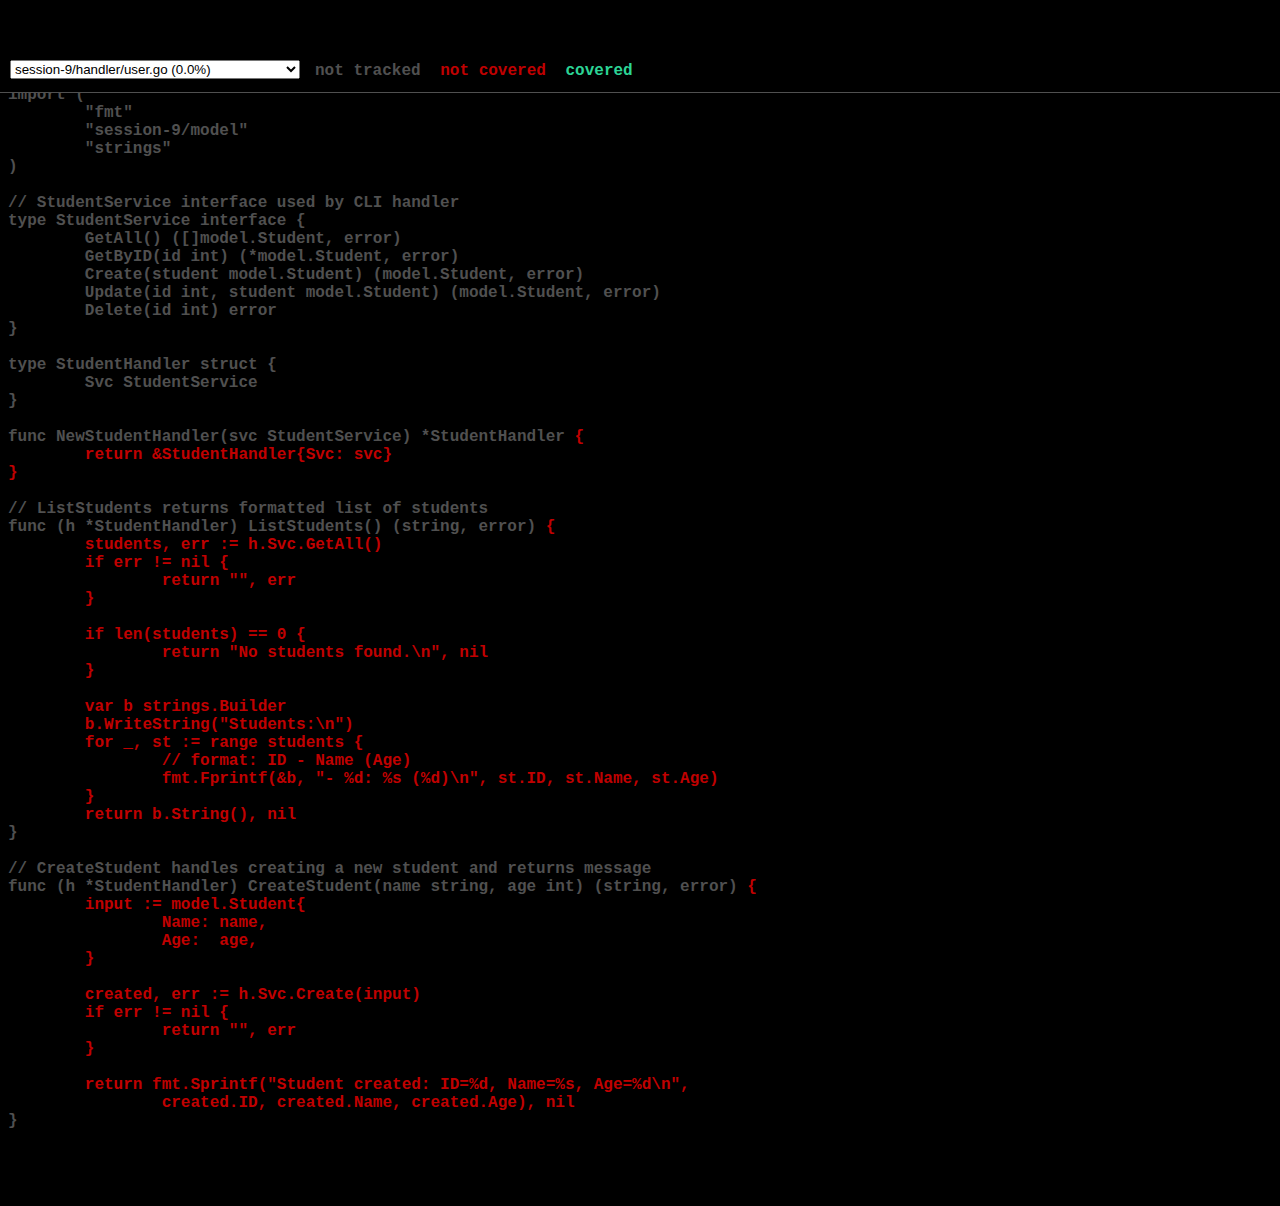
<file: implem-unit-test-go/coverage.html>
<!DOCTYPE html>
<html>
	<head>
		<meta http-equiv="Content-Type" content="text/html; charset=utf-8">
		<title>handler: Go Coverage Report</title>
		<style>
			body {
				background: black;
				color: rgb(80, 80, 80);
			}
			body, pre, #legend span {
				font-family: Menlo, monospace;
				font-weight: bold;
			}
			#topbar {
				background: black;
				position: fixed;
				top: 0; left: 0; right: 0;
				height: 42px;
				border-bottom: 1px solid rgb(80, 80, 80);
			}
			#content {
				margin-top: 50px;
			}
			#nav, #legend {
				float: left;
				margin-left: 10px;
			}
			#legend {
				margin-top: 12px;
			}
			#nav {
				margin-top: 10px;
			}
			#legend span {
				margin: 0 5px;
			}
			.cov0 { color: rgb(192, 0, 0) }
.cov1 { color: rgb(128, 128, 128) }
.cov2 { color: rgb(116, 140, 131) }
.cov3 { color: rgb(104, 152, 134) }
.cov4 { color: rgb(92, 164, 137) }
.cov5 { color: rgb(80, 176, 140) }
.cov6 { color: rgb(68, 188, 143) }
.cov7 { color: rgb(56, 200, 146) }
.cov8 { color: rgb(44, 212, 149) }
.cov9 { color: rgb(32, 224, 152) }
.cov10 { color: rgb(20, 236, 155) }

		</style>
	</head>
	<body>
		<div id="topbar">
			<div id="nav">
				<select id="files">
				
				<option value="file0">session-9/handler/user.go (0.0%)</option>
				
				<option value="file1">session-9/main.go (0.0%)</option>
				
				<option value="file2">session-9/repository/student.go (0.0%)</option>
				
				<option value="file3">session-9/repository/student_mock.go (0.0%)</option>
				
				<option value="file4">session-9/service/student.go (18.0%)</option>
				
				<option value="file5">session-9/utils/file.go (0.0%)</option>
				
				</select>
			</div>
			<div id="legend">
				<span>not tracked</span>
			
				<span class="cov0">not covered</span>
				<span class="cov8">covered</span>
			
			</div>
		</div>
		<div id="content">
		
		<pre class="file" id="file0" style="display: none">package handler

import (
        "fmt"
        "session-9/model"
        "strings"
)

// StudentService interface used by CLI handler
type StudentService interface {
        GetAll() ([]model.Student, error)
        GetByID(id int) (*model.Student, error)
        Create(student model.Student) (model.Student, error)
        Update(id int, student model.Student) (model.Student, error)
        Delete(id int) error
}

type StudentHandler struct {
        Svc StudentService
}

func NewStudentHandler(svc StudentService) *StudentHandler <span class="cov0" title="0">{
        return &amp;StudentHandler{Svc: svc}
}</span>

// ListStudents returns formatted list of students
func (h *StudentHandler) ListStudents() (string, error) <span class="cov0" title="0">{
        students, err := h.Svc.GetAll()
        if err != nil </span><span class="cov0" title="0">{
                return "", err
        }</span>

        <span class="cov0" title="0">if len(students) == 0 </span><span class="cov0" title="0">{
                return "No students found.\n", nil
        }</span>

        <span class="cov0" title="0">var b strings.Builder
        b.WriteString("Students:\n")
        for _, st := range students </span><span class="cov0" title="0">{
                // format: ID - Name (Age)
                fmt.Fprintf(&amp;b, "- %d: %s (%d)\n", st.ID, st.Name, st.Age)
        }</span>
        <span class="cov0" title="0">return b.String(), nil</span>
}

// CreateStudent handles creating a new student and returns message
func (h *StudentHandler) CreateStudent(name string, age int) (string, error) <span class="cov0" title="0">{
        input := model.Student{
                Name: name,
                Age:  age,
        }

        created, err := h.Svc.Create(input)
        if err != nil </span><span class="cov0" title="0">{
                return "", err
        }</span>

        <span class="cov0" title="0">return fmt.Sprintf("Student created: ID=%d, Name=%s, Age=%d\n",
                created.ID, created.Name, created.Age), nil</span>
}
</pre>
		
		<pre class="file" id="file1" style="display: none">package main

import (
        "fmt"
        "session-9/handler"
        "session-9/repository"
        "session-9/service"
)

func main() <span class="cov0" title="0">{
        repo := repository.NewStudentRepository("data/student.json")
        svc := service.NewStudentService(repo)
        h := handler.NewStudentHandler(svc)

        for </span><span class="cov0" title="0">{
                fmt.Println("=== Student CLI ===")
                fmt.Println("1. List students")
                fmt.Println("2. Create student")
                fmt.Println("0. Exit")
                fmt.Print("Choose menu: ")

                var choice string
                fmt.Scanln(&amp;choice)

                switch choice </span>{
                case "1":<span class="cov0" title="0">
                        out, err := h.ListStudents()
                        if err != nil </span><span class="cov0" title="0">{
                                fmt.Println("Error:", err)
                                continue</span>
                        }
                        <span class="cov0" title="0">fmt.Println(out)</span>

                case "2":<span class="cov0" title="0">
                        var name string
                        var age int

                        fmt.Print("Name: ")
                        fmt.Scanln(&amp;name)

                        fmt.Print("Age: ")
                        fmt.Scanln(&amp;age)

                        out, err := h.CreateStudent(name, age)
                        if err != nil </span><span class="cov0" title="0">{
                                fmt.Println("Error:", err)
                                continue</span>
                        }
                        <span class="cov0" title="0">fmt.Println(out)</span>

                case "0":<span class="cov0" title="0">
                        fmt.Println("Bye!")
                        return</span>

                default:<span class="cov0" title="0">
                        fmt.Println("Invalid choice")</span>
                }

                <span class="cov0" title="0">fmt.Println()</span>
        }
}
</pre>
		
		<pre class="file" id="file2" style="display: none">package repository

import (
        "session-9/model"
        "session-9/utils"
)

type StudentRepositoryInterface interface {
        GetAll() ([]model.Student, error)
        SaveAll([]model.Student) error
}

type StudentRepository struct {
        FilePath string
}

func NewStudentRepository(path string) *StudentRepository <span class="cov0" title="0">{
        return &amp;StudentRepository{FilePath: path}
}</span>

func (r *StudentRepository) GetAll() ([]model.Student, error) <span class="cov0" title="0">{
        var students []model.Student
        if err := utils.ReadJSON(r.FilePath, &amp;students); err != nil </span><span class="cov0" title="0">{
                return nil, err
        }</span>
        <span class="cov0" title="0">return students, nil</span>
}

func (r *StudentRepository) SaveAll(students []model.Student) error <span class="cov0" title="0">{
        return utils.WriteJSON(r.FilePath, students)
}</span>
</pre>
		
		<pre class="file" id="file3" style="display: none">package repository

import (
        "session-9/model"

        "github.com/stretchr/testify/mock"
)

// type MockStudentRepository struct {
//         Students []model.Student
//         ErrGet   error
//         ErrSave  error
// }

// func (mockStudentRepository *MockStudentRepository) GetAll() ([]model.Student, error) {
//         return mockStudentRepository.Students, mockStudentRepository.ErrGet
// }

// func (mockStudentRepository *MockStudentRepository) SaveAll(students []model.Student) error {
//         mockStudentRepository.Students = students
//         return mockStudentRepository.ErrSave
// }

type MockStudentRepository struct {
        mock.Mock
}

func (mockStudentRepository *MockStudentRepository) GetAll() ([]model.Student, error) <span class="cov0" title="0">{
        args := mockStudentRepository.Called()
        return args.Get(0).([]model.Student), args.Error(1)
}</span>

func (mockStudentRepository *MockStudentRepository) SaveAll(students []model.Student) error <span class="cov0" title="0">{
        args := mockStudentRepository.Called()
        return args.Error(0)
}</span>
</pre>
		
		<pre class="file" id="file4" style="display: none">package service

import (
        "session-9/model"
        "session-9/repository"
        "session-9/utils"
)

// StudentService interface used by CLI handler
type StudentServiceInterface interface {
        GetAll() ([]model.Student, error)
        GetByID(id int) (*model.Student, error)
        Create(student model.Student) (model.Student, error)
        Update(id int, student model.Student) (model.Student, error)
        Delete(id int) error
}

type StudentService struct {
        repo repository.StudentRepositoryInterface
}

func NewStudentService(repo repository.StudentRepositoryInterface) *StudentService <span class="cov8" title="1">{
        return &amp;StudentService{repo: repo}
}</span>

// GetAll returns all students
func (s *StudentService) GetAll() ([]model.Student, error) <span class="cov0" title="0">{
        return s.repo.GetAll()
}</span>

// GetByID returns a student by id
func (s *StudentService) GetByID(id int) (*model.Student, error) <span class="cov8" title="1">{
        students, err := s.repo.GetAll()
        if err != nil </span><span class="cov8" title="1">{
                return nil, err
        }</span>

        <span class="cov8" title="1">for _, st := range students </span><span class="cov8" title="1">{
                if st.ID == id </span><span class="cov8" title="1">{
                        copy := st
                        return &amp;copy, nil
                }</span>
        }
        <span class="cov8" title="1">return nil, utils.ErrNotFound</span>
}

// Create creates new student with auto-increment ID
func (s *StudentService) Create(input model.Student) (model.Student, error) <span class="cov0" title="0">{
        students, err := s.repo.GetAll()
        if err != nil </span><span class="cov0" title="0">{
                return model.Student{}, err
        }</span>

        <span class="cov0" title="0">maxID := 0
        for _, st := range students </span><span class="cov0" title="0">{
                if st.ID &gt; maxID </span><span class="cov0" title="0">{
                        maxID = st.ID
                }</span>
        }
        <span class="cov0" title="0">input.ID = maxID + 1

        students = append(students, input)

        if err := s.repo.SaveAll(students); err != nil </span><span class="cov0" title="0">{
                return model.Student{}, err
        }</span>

        <span class="cov0" title="0">return input, nil</span>
}

// Update updates existing student by id
func (s *StudentService) Update(id int, input model.Student) (model.Student, error) <span class="cov0" title="0">{
        students, err := s.repo.GetAll()
        if err != nil </span><span class="cov0" title="0">{
                return model.Student{}, err
        }</span>

        <span class="cov0" title="0">updated := false
        for i, st := range students </span><span class="cov0" title="0">{
                if st.ID == id </span><span class="cov0" title="0">{
                        input.ID = id
                        students[i] = input
                        updated = true
                        break</span>
                }
        }

        <span class="cov0" title="0">if !updated </span><span class="cov0" title="0">{
                return model.Student{}, utils.ErrNotFound
        }</span>

        <span class="cov0" title="0">if err := s.repo.SaveAll(students); err != nil </span><span class="cov0" title="0">{
                return model.Student{}, err
        }</span>

        <span class="cov0" title="0">return input, nil</span>
}

// Delete deletes student by id
func (s *StudentService) Delete(id int) error <span class="cov0" title="0">{
        students, err := s.repo.GetAll()
        if err != nil </span><span class="cov0" title="0">{
                return err
        }</span>

        <span class="cov0" title="0">newList := make([]model.Student, 0, len(students))
        found := false
        for _, st := range students </span><span class="cov0" title="0">{
                if st.ID == id </span><span class="cov0" title="0">{
                        found = true
                        continue</span>
                }
                <span class="cov0" title="0">newList = append(newList, st)</span>
        }

        <span class="cov0" title="0">if !found </span><span class="cov0" title="0">{
                return utils.ErrNotFound
        }</span>

        <span class="cov0" title="0">return s.repo.SaveAll(newList)</span>
}
</pre>
		
		<pre class="file" id="file5" style="display: none">package utils

import (
        "encoding/json"
        "os"
)

// ReadJSON reads JSON file into v
func ReadJSON(path string, v interface{}) error <span class="cov0" title="0">{
        file, err := os.Open(path)
        if err != nil </span><span class="cov0" title="0">{
                // if file does not exist, treat as empty data
                if os.IsNotExist(err) </span><span class="cov0" title="0">{
                        return nil
                }</span>
                <span class="cov0" title="0">return err</span>
        }
        <span class="cov0" title="0">defer file.Close()

        return json.NewDecoder(file).Decode(v)</span>
}

// WriteJSON writes v into JSON file
func WriteJSON(path string, v interface{}) error <span class="cov0" title="0">{
        file, err := os.Create(path)
        if err != nil </span><span class="cov0" title="0">{
                return err
        }</span>
        <span class="cov0" title="0">defer file.Close()

        enc := json.NewEncoder(file)
        enc.SetIndent("", "  ")
        return enc.Encode(v)</span>
}
</pre>
		
		</div>
	</body>
	<script>
	(function() {
		var files = document.getElementById('files');
		var visible;
		files.addEventListener('change', onChange, false);
		function select(part) {
			if (visible)
				visible.style.display = 'none';
			visible = document.getElementById(part);
			if (!visible)
				return;
			files.value = part;
			visible.style.display = 'block';
			location.hash = part;
		}
		function onChange() {
			select(files.value);
			window.scrollTo(0, 0);
		}
		if (location.hash != "") {
			select(location.hash.substr(1));
		}
		if (!visible) {
			select("file0");
		}
	})();
	</script>
</html>
</file>
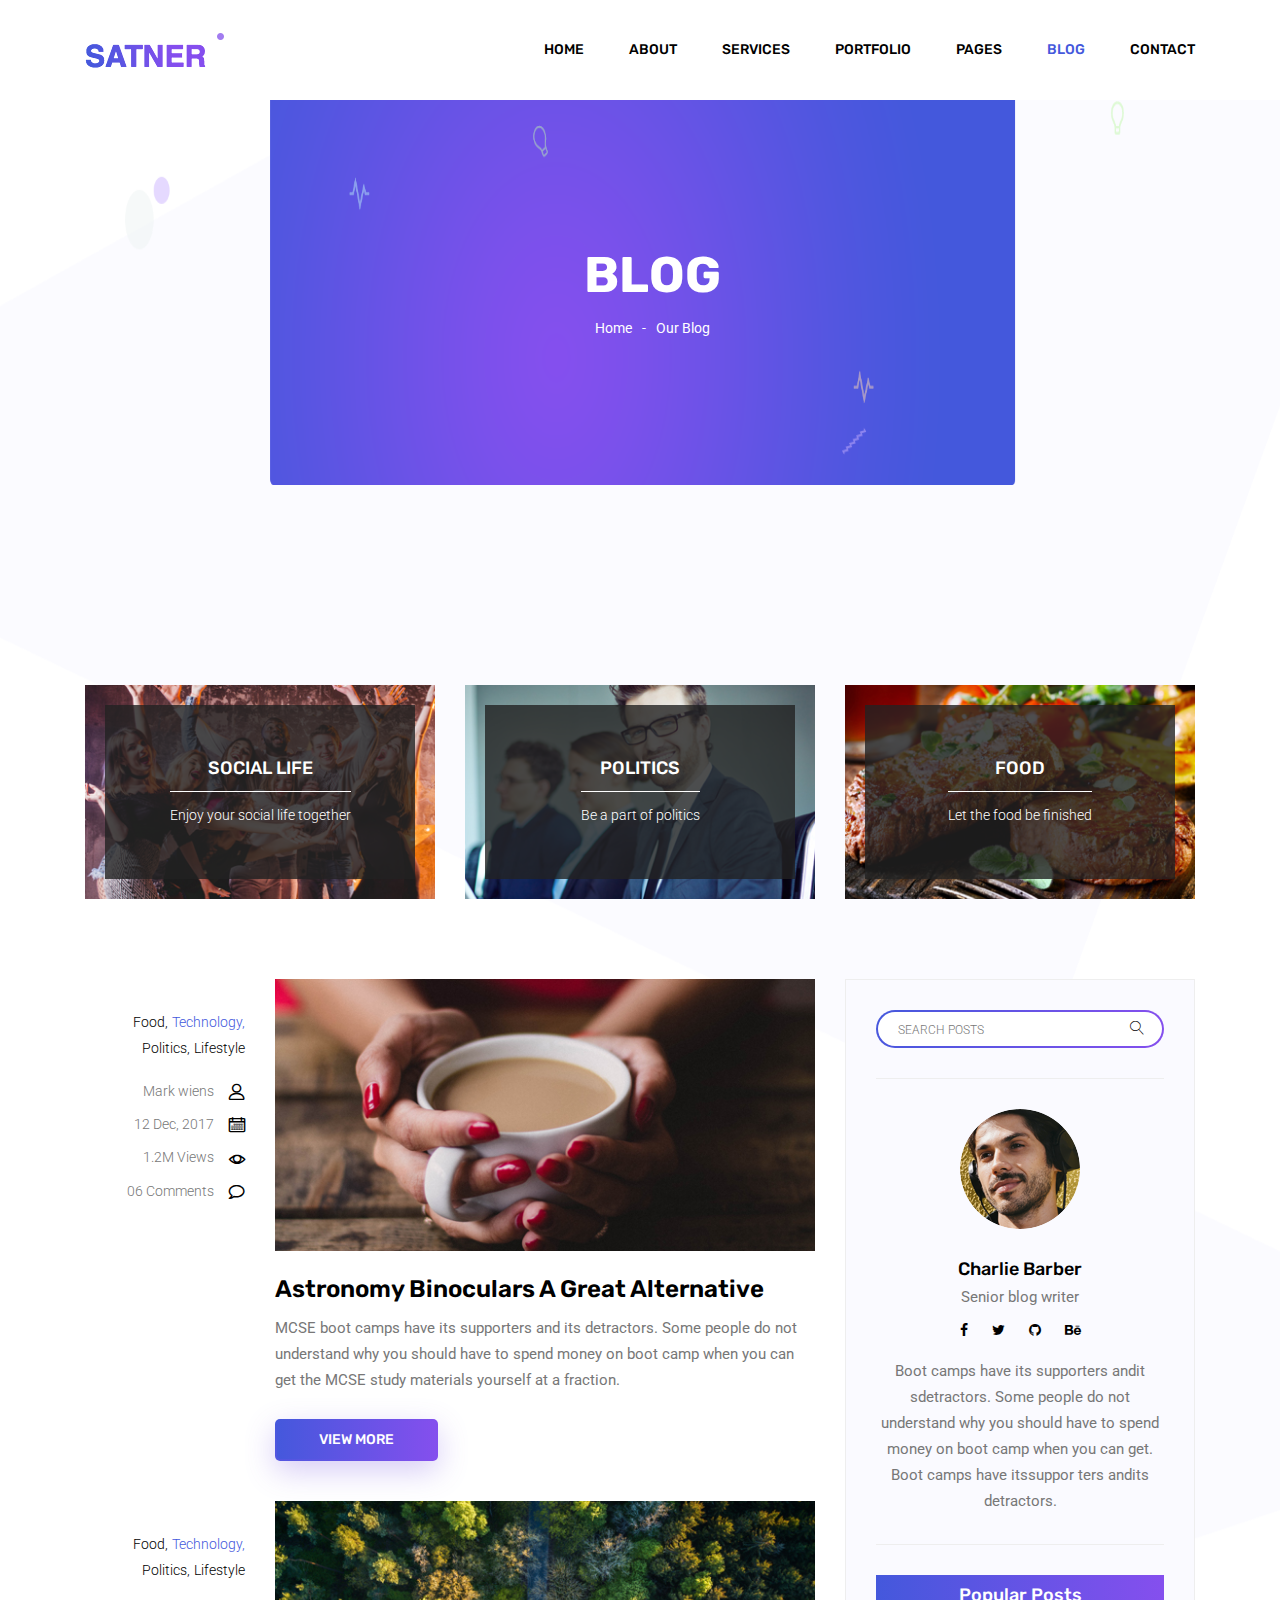
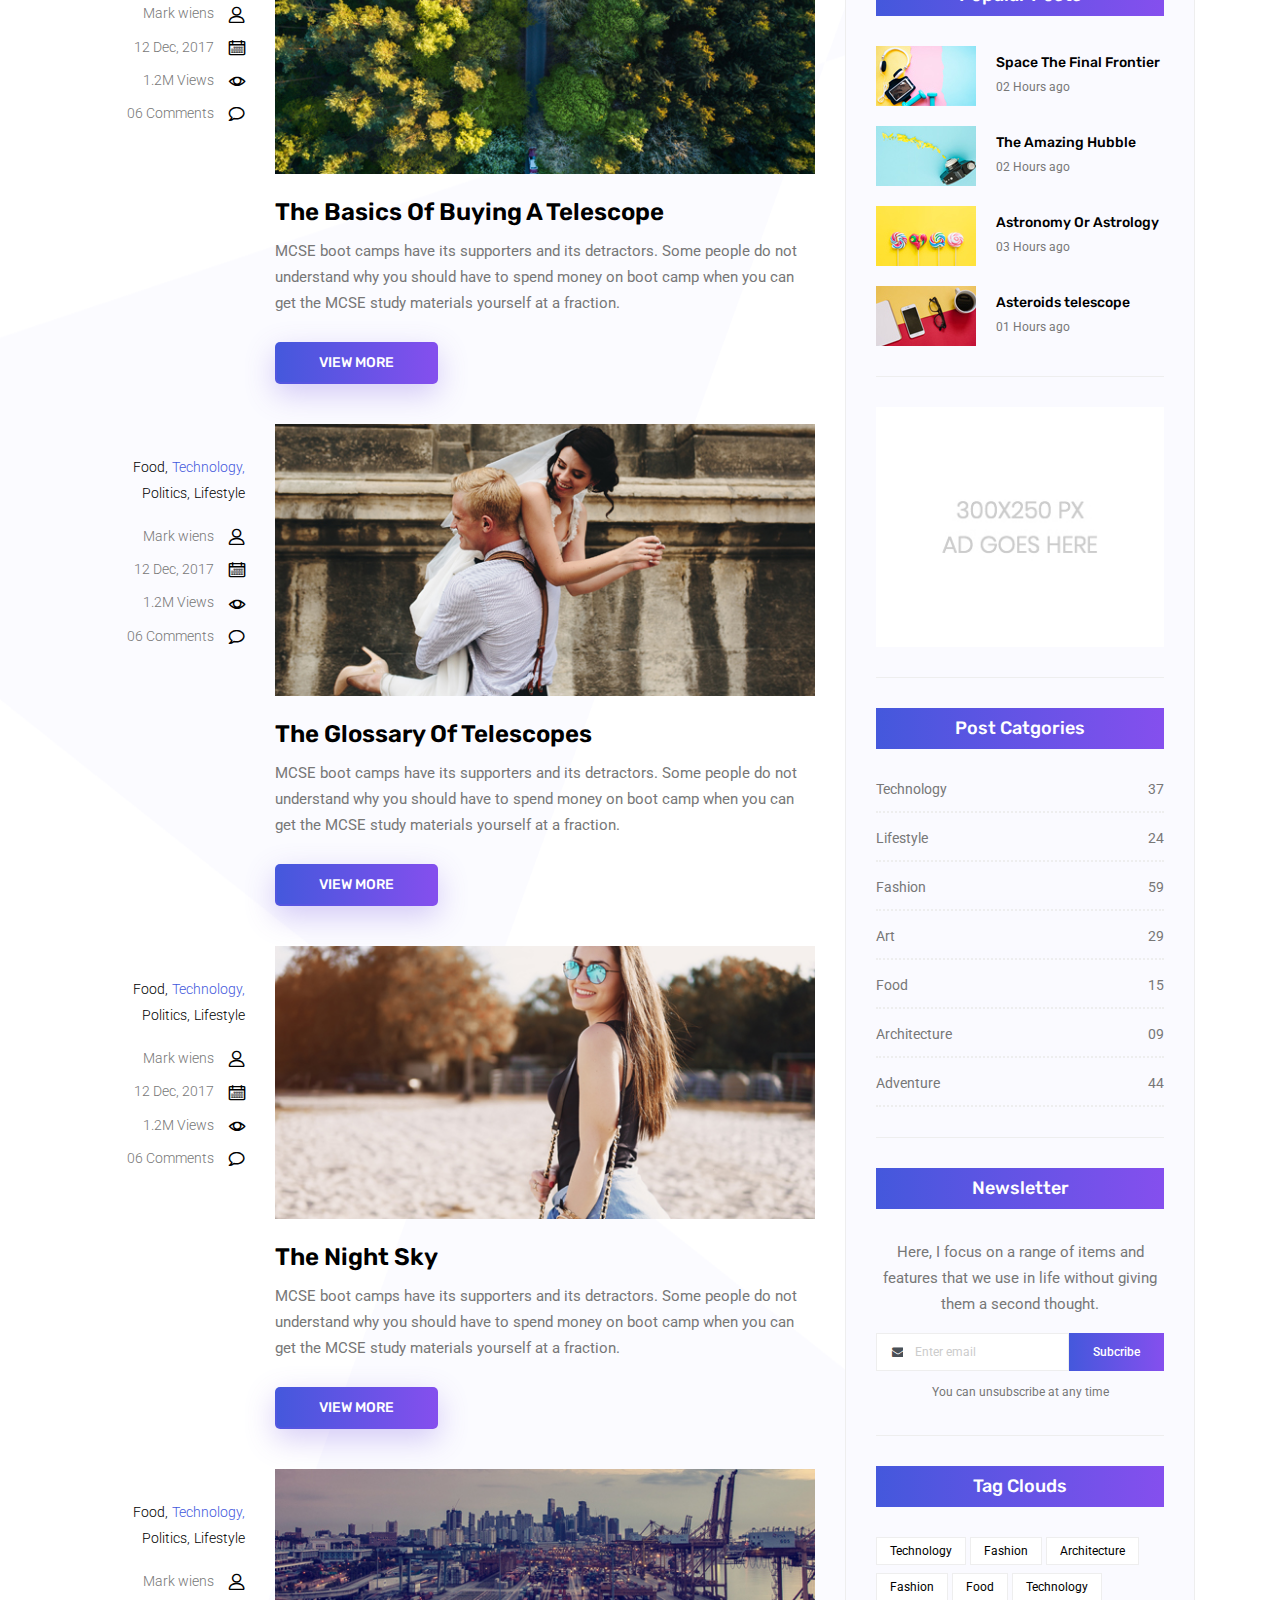
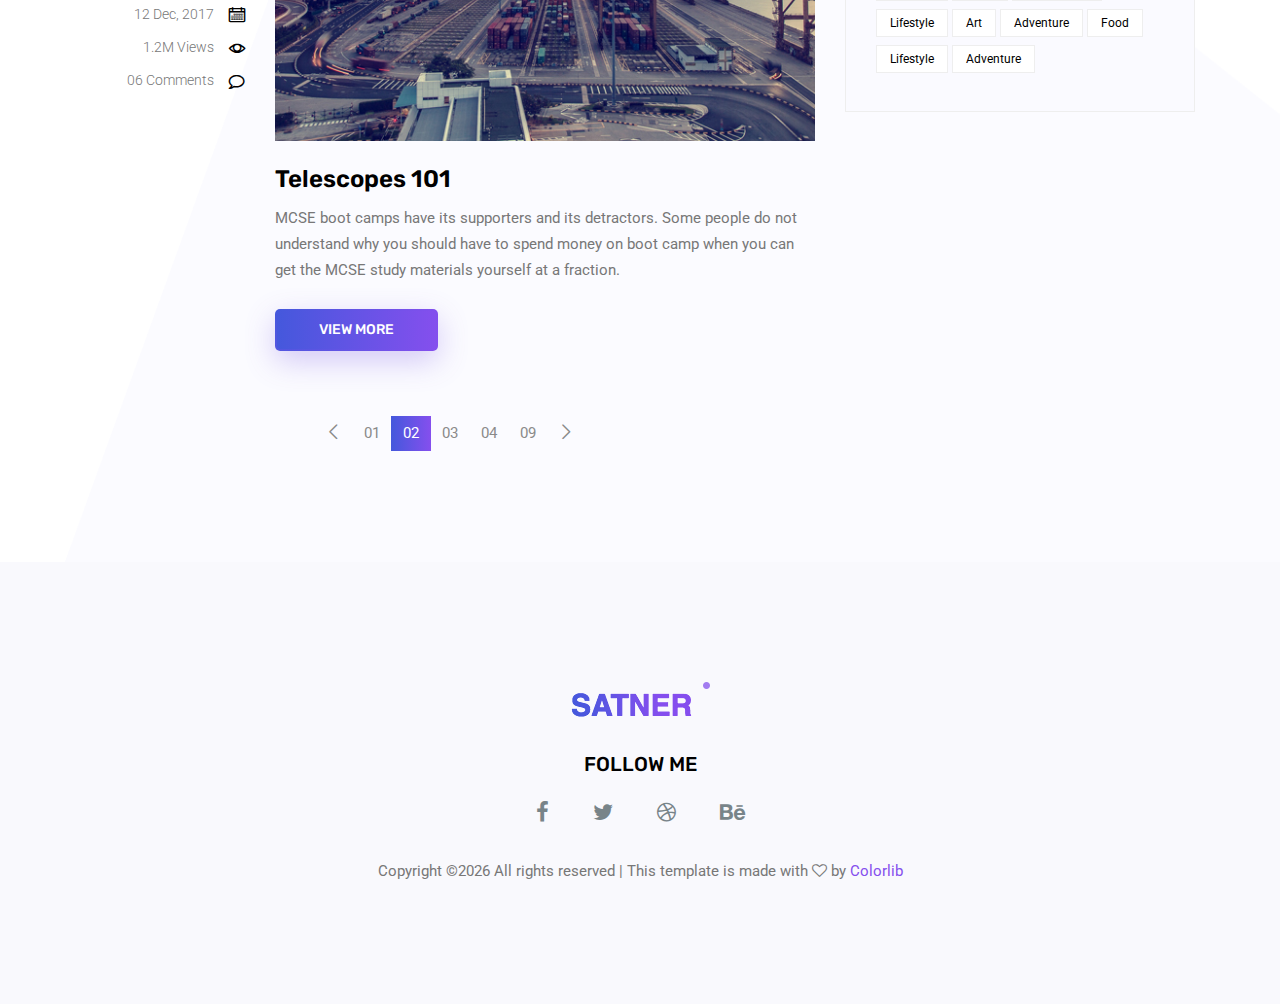
<file: satner-master/blog.html>
<!doctype html>
<html lang="en">

<head>
	<!-- Required meta tags -->
	<meta charset="utf-8">
	<meta name="viewport" content="width=device-width, initial-scale=1, shrink-to-fit=no">
	<link rel="icon" href="img/favicon.png" type="image/png">
	<title>Blog</title>
	<!-- Bootstrap CSS -->
	<link rel="stylesheet" href="css/bootstrap.css">
	<link rel="stylesheet" href="vendors/linericon/style.css">
	<link rel="stylesheet" href="css/font-awesome.min.css">
	<link rel="stylesheet" href="vendors/owl-carousel/owl.carousel.min.css">
	<link rel="stylesheet" href="css/magnific-popup.css">
	<link rel="stylesheet" href="vendors/nice-select/css/nice-select.css">
	<!-- main css -->
	<link rel="stylesheet" href="css/style.css">
</head>

<body class="blog_version">

	<!--================ Start Header Area =================-->
	<header class="header_area">
		<div class="main_menu">
			<nav class="navbar navbar-expand-lg navbar-light">
				<div class="container">
					<!-- Brand and toggle get grouped for better mobile display -->
					<a class="navbar-brand logo_h" href="index.html"><img src="img/logo.png" alt=""></a>
					<button class="navbar-toggler" type="button" data-toggle="collapse" data-target="#navbarSupportedContent"
					 aria-controls="navbarSupportedContent" aria-expanded="false" aria-label="Toggle navigation">
						<span class="icon-bar"></span>
						<span class="icon-bar"></span>
						<span class="icon-bar"></span>
					</button>
					<!-- Collect the nav links, forms, and other content for toggling -->
					<div class="collapse navbar-collapse offset" id="navbarSupportedContent">
						<ul class="nav navbar-nav menu_nav justify-content-end">
							<li class="nav-item"><a class="nav-link" href="index.html">Home</a></li>
							<li class="nav-item"><a class="nav-link" href="about.html">About</a></li>
							<li class="nav-item"><a class="nav-link" href="services.html">Services</a></li>
							<li class="nav-item"><a class="nav-link" href="portfolio.html">Portfolio</a></li>
							<li class="nav-item submenu dropdown">
								<a href="#" class="nav-link dropdown-toggle" data-toggle="dropdown" role="button" aria-haspopup="true"
								 aria-expanded="false">Pages</a>
								<ul class="dropdown-menu">
                                    <li class="nav-item"><a class="nav-link" href="elements.html">Elements</a></li>
                                    <li class="nav-item"><a class="nav-link" href="portfolio-details.html">Portfolio Details</a></li>
								</ul>
							</li>
							<li class="nav-item submenu dropdown active">
								<a href="#" class="nav-link dropdown-toggle" data-toggle="dropdown" role="button" aria-haspopup="true"
								 aria-expanded="false">Blog</a>
								<ul class="dropdown-menu">
									<li class="nav-item"><a class="nav-link" href="blog.html">Blog</a></li>
									<li class="nav-item"><a class="nav-link" href="single-blog.html">Blog Details</a></li>
								</ul>
							</li>
							<li class="nav-item"><a class="nav-link" href="contact.html">Contact</a></li>
						</ul>
					</div>
				</div>
			</nav>
		</div>
	</header>
	<!--================ End Header Area =================-->

    <!--================ Start Banner Area =================-->
    <section class="banner_area">
        <div class="banner_inner d-flex align-items-center">
            <div class="container">
                <div class="banner_content text-center">
                    <h2>Blog</h2>
                    <div class="page_link">
                        <a href="index.html">Home</a>
                        <a href="blog.html">Our Blog</a>
                    </div>
                </div>
            </div>
        </div>
    </section>
    <!--================ End Banner Area =================-->
        
    <!--================Blog Categorie Area =================-->
    <section class="blog_categorie_area section_gap_top">
        <div class="container">
            <div class="row">
                <div class="col-lg-4">
                    <div class="categories_post">
                        <img src="img/blog/cat-post/cat-post-3.jpg" alt="post">
                        <div class="categories_details">
                            <div class="categories_text">
                                <a href="single-blog.html"><h5>Social Life</h5></a>
                                <div class="border_line"></div>
                                <p>Enjoy your social life together</p>
                            </div>
                        </div>
                    </div>
                </div>
                <div class="col-lg-4">
                    <div class="categories_post">
                        <img src="img/blog/cat-post/cat-post-2.jpg" alt="post">
                        <div class="categories_details">
                            <div class="categories_text">
                                <a href="single-blog.html"><h5>Politics</h5></a>
                                <div class="border_line"></div>
                                <p>Be a part of politics</p>
                            </div>
                        </div>
                    </div>
                </div>
                <div class="col-lg-4">
                    <div class="categories_post">
                        <img src="img/blog/cat-post/cat-post-1.jpg" alt="post">
                        <div class="categories_details">
                            <div class="categories_text">
                                <a href="single-blog.html"><h5>Food</h5></a>
                                <div class="border_line"></div>
                                <p>Let the food be finished</p>
                            </div>
                        </div>
                    </div>
                </div>
            </div>
        </div>
    </section>
    <!--================Blog Categorie Area =================-->
    
    <!--================Blog Area =================-->
    <section class="blog_area">
        <div class="container">
            <div class="row">
                <div class="col-lg-8">
                    <div class="blog_left_sidebar">
                        <article class="row blog_item">
                            <div class="col-md-3">
                                <div class="blog_info text-right">
                                    <div class="post_tag">
                                        <a href="#">Food,</a>
                                        <a class="active" href="#">Technology,</a>
                                        <a href="#">Politics,</a>
                                        <a href="#">Lifestyle</a>
                                    </div>
                                    <ul class="blog_meta list">
                                        <li><a href="#">Mark wiens<i class="lnr lnr-user"></i></a></li>
                                        <li><a href="#">12 Dec, 2017<i class="lnr lnr-calendar-full"></i></a></li>
                                        <li><a href="#">1.2M Views<i class="lnr lnr-eye"></i></a></li>
                                        <li><a href="#">06 Comments<i class="lnr lnr-bubble"></i></a></li>
                                    </ul>
                                </div>
                            </div>
                            <div class="col-md-9">
                                <div class="blog_post">
                                    <img src="img/blog/main-blog/m-blog-1.jpg" alt="">
                                    <div class="blog_details">
                                        <a href="single-blog.html"><h2>Astronomy Binoculars A Great Alternative</h2></a>
                                        <p>MCSE boot camps have its supporters and its detractors. Some people do not understand why you should have to spend money on boot camp when you can get the MCSE study materials yourself at a fraction.</p>
                                        <a href="single-blog.html" class="primary_btn"><span>View More</span></a>
                                    </div>
                                </div>
                            </div>
                        </article>
                        <article class="row blog_item">
                            <div class="col-md-3">
                                <div class="blog_info text-right">
                                    <div class="post_tag">
                                        <a href="#">Food,</a>
                                        <a class="active" href="#">Technology,</a>
                                        <a href="#">Politics,</a>
                                        <a href="#">Lifestyle</a>
                                    </div>
                                    <ul class="blog_meta list">
                                        <li><a href="#">Mark wiens<i class="lnr lnr-user"></i></a></li>
                                        <li><a href="#">12 Dec, 2017<i class="lnr lnr-calendar-full"></i></a></li>
                                        <li><a href="#">1.2M Views<i class="lnr lnr-eye"></i></a></li>
                                        <li><a href="#">06 Comments<i class="lnr lnr-bubble"></i></a></li>
                                    </ul>
                                </div>
                            </div>
                            <div class="col-md-9">
                                <div class="blog_post">
                                    <img src="img/blog/main-blog/m-blog-2.jpg" alt="">
                                    <div class="blog_details">
                                        <a href="single-blog.html"><h2>The Basics Of Buying A Telescope</h2></a>
                                        <p>MCSE boot camps have its supporters and its detractors. Some people do not understand why you should have to spend money on boot camp when you can get the MCSE study materials yourself at a fraction.</p>
                                        <a href="single-blog.html" class="primary_btn"><span>View More</span></a>
                                    </div>
                                </div>
                            </div>
                        </article>
                        <article class="row blog_item">
                            <div class="col-md-3">
                                <div class="blog_info text-right">
                                    <div class="post_tag">
                                        <a href="#">Food,</a>
                                        <a class="active" href="#">Technology,</a>
                                        <a href="#">Politics,</a>
                                        <a href="#">Lifestyle</a>
                                    </div>
                                    <ul class="blog_meta list">
                                        <li><a href="#">Mark wiens<i class="lnr lnr-user"></i></a></li>
                                        <li><a href="#">12 Dec, 2017<i class="lnr lnr-calendar-full"></i></a></li>
                                        <li><a href="#">1.2M Views<i class="lnr lnr-eye"></i></a></li>
                                        <li><a href="#">06 Comments<i class="lnr lnr-bubble"></i></a></li>
                                    </ul>
                                </div>
                            </div>
                            <div class="col-md-9">
                                <div class="blog_post">
                                    <img src="img/blog/main-blog/m-blog-3.jpg" alt="">
                                    <div class="blog_details">
                                        <a href="single-blog.html"><h2>The Glossary Of Telescopes</h2></a>
                                        <p>MCSE boot camps have its supporters and its detractors. Some people do not understand why you should have to spend money on boot camp when you can get the MCSE study materials yourself at a fraction.</p>
                                        <a href="single-blog.html" class="primary_btn"><span>View More</span></a>
                                    </div>
                                </div>
                            </div>
                        </article>
                        <article class="row blog_item">
                            <div class="col-md-3">
                                <div class="blog_info text-right">
                                    <div class="post_tag">
                                        <a href="#">Food,</a>
                                        <a class="active" href="#">Technology,</a>
                                        <a href="#">Politics,</a>
                                        <a href="#">Lifestyle</a>
                                    </div>
                                    <ul class="blog_meta list">
                                        <li><a href="#">Mark wiens<i class="lnr lnr-user"></i></a></li>
                                        <li><a href="#">12 Dec, 2017<i class="lnr lnr-calendar-full"></i></a></li>
                                        <li><a href="#">1.2M Views<i class="lnr lnr-eye"></i></a></li>
                                        <li><a href="#">06 Comments<i class="lnr lnr-bubble"></i></a></li>
                                    </ul>
                                </div>
                            </div>
                            <div class="col-md-9">
                                <div class="blog_post">
                                    <img src="img/blog/main-blog/m-blog-4.jpg" alt="">
                                    <div class="blog_details">
                                        <a href="single-blog.html"><h2>The Night Sky</h2></a>
                                        <p>MCSE boot camps have its supporters and its detractors. Some people do not understand why you should have to spend money on boot camp when you can get the MCSE study materials yourself at a fraction.</p>
                                        <a href="single-blog.html" class="primary_btn"><span>View More</span></a>
                                    </div>
                                </div>
                            </div>
                        </article>
                        <article class="row blog_item">
                            <div class="col-md-3">
                                <div class="blog_info text-right">
                                    <div class="post_tag">
                                        <a href="#">Food,</a>
                                        <a class="active" href="#">Technology,</a>
                                        <a href="#">Politics,</a>
                                        <a href="#">Lifestyle</a>
                                    </div>
                                    <ul class="blog_meta list">
                                        <li><a href="#">Mark wiens<i class="lnr lnr-user"></i></a></li>
                                        <li><a href="#">12 Dec, 2017<i class="lnr lnr-calendar-full"></i></a></li>
                                        <li><a href="#">1.2M Views<i class="lnr lnr-eye"></i></a></li>
                                        <li><a href="#">06 Comments<i class="lnr lnr-bubble"></i></a></li>
                                    </ul>
                                </div>
                            </div>
                            <div class="col-md-9">
                                <div class="blog_post">
                                    <img src="img/blog/main-blog/m-blog-5.jpg" alt="">
                                    <div class="blog_details">
                                        <a href="single-blog.html"><h2>Telescopes 101</h2></a>
                                        <p>MCSE boot camps have its supporters and its detractors. Some people do not understand why you should have to spend money on boot camp when you can get the MCSE study materials yourself at a fraction.</p>
                                        <a href="single-blog.html" class="primary_btn"><span>View More</span></a>
                                    </div>
                                </div>
                            </div>
                        </article>
                        <nav class="blog-pagination justify-content-center d-flex">
                            <ul class="pagination">
                                <li class="page-item">
                                    <a href="#" class="page-link" aria-label="Previous">
                                        <span aria-hidden="true">
                                            <span class="lnr lnr-chevron-left"></span>
                                        </span>
                                    </a>
                                </li>
                                <li class="page-item"><a href="#" class="page-link">01</a></li>
                                <li class="page-item active"><a href="#" class="page-link">02</a></li>
                                <li class="page-item"><a href="#" class="page-link">03</a></li>
                                <li class="page-item"><a href="#" class="page-link">04</a></li>
                                <li class="page-item"><a href="#" class="page-link">09</a></li>
                                <li class="page-item">
                                    <a href="#" class="page-link" aria-label="Next">
                                        <span aria-hidden="true">
                                            <span class="lnr lnr-chevron-right"></span>
                                        </span>
                                    </a>
                                </li>
                            </ul>
                        </nav>
                    </div>
                </div>
                <div class="col-lg-4">
                    <div class="blog_right_sidebar">
                        <aside class="single_sidebar_widget search_widget">
                            <div class="input-group">
                                <input type="text" class="form-control" placeholder="Search Posts">
                                <span class="input-group-btn">
                                    <button class="btn btn-default" type="button"><i class="lnr lnr-magnifier"></i></button>
                                </span>
                            </div><!-- /input-group -->
                            <div class="br"></div>
                        </aside>
                        <aside class="single_sidebar_widget author_widget">
                            <img class="author_img rounded-circle" src="img/blog/author.png" alt="">
                            <h4>Charlie Barber</h4>
                            <p>Senior blog writer</p>
                            <div class="social_icon">
                                <a href="#"><i class="fa fa-facebook"></i></a>
                                <a href="#"><i class="fa fa-twitter"></i></a>
                                <a href="#"><i class="fa fa-github"></i></a>
                                <a href="#"><i class="fa fa-behance"></i></a>
                            </div>
                            <p>Boot camps have its supporters andit sdetractors. Some people do not understand why you should have to spend money on boot camp when you can get. Boot camps have itssuppor ters andits detractors.</p>
                            <div class="br"></div>
                        </aside>
                        <aside class="single_sidebar_widget popular_post_widget">
                            <h3 class="widget_title">Popular Posts</h3>
                            <div class="media post_item">
                                <img src="img/blog/popular-post/post1.jpg" alt="post">
                                <div class="media-body">
                                    <a href="single-blog.html"><h3>Space The Final Frontier</h3></a>
                                    <p>02 Hours ago</p>
                                </div>
                            </div>
                            <div class="media post_item">
                                <img src="img/blog/popular-post/post2.jpg" alt="post">
                                <div class="media-body">
                                    <a href="single-blog.html"><h3>The Amazing Hubble</h3></a>
                                    <p>02 Hours ago</p>
                                </div>
                            </div>
                            <div class="media post_item">
                                <img src="img/blog/popular-post/post3.jpg" alt="post">
                                <div class="media-body">
                                    <a href="single-blog.html"><h3>Astronomy Or Astrology</h3></a>
                                    <p>03 Hours ago</p>
                                </div>
                            </div>
                            <div class="media post_item">
                                <img src="img/blog/popular-post/post4.jpg" alt="post">
                                <div class="media-body">
                                    <a href="single-blog.html"><h3>Asteroids telescope</h3></a>
                                    <p>01 Hours ago</p>
                                </div>
                            </div>
                            <div class="br"></div>
                        </aside>
                        <aside class="single_sidebar_widget ads_widget">
                            <a href="#"><img class="img-fluid" src="img/blog/add.jpg" alt=""></a>
                            <div class="br"></div>
                        </aside>
                        <aside class="single_sidebar_widget post_category_widget">
                            <h4 class="widget_title">Post Catgories</h4>
                            <ul class="list cat-list">
                                <li>
                                    <a href="#" class="d-flex justify-content-between">
                                        <p>Technology</p>
                                        <p>37</p>
                                    </a>
                                </li>
                                <li>
                                    <a href="#" class="d-flex justify-content-between">
                                        <p>Lifestyle</p>
                                        <p>24</p>
                                    </a>
                                </li>
                                <li>
                                    <a href="#" class="d-flex justify-content-between">
                                        <p>Fashion</p>
                                        <p>59</p>
                                    </a>
                                </li>
                                <li>
                                    <a href="#" class="d-flex justify-content-between">
                                        <p>Art</p>
                                        <p>29</p>
                                    </a>
                                </li>
                                <li>
                                    <a href="#" class="d-flex justify-content-between">
                                        <p>Food</p>
                                        <p>15</p>
                                    </a>
                                </li>
                                <li>
                                    <a href="#" class="d-flex justify-content-between">
                                        <p>Architecture</p>
                                        <p>09</p>
                                    </a>
                                </li>
                                <li>
                                    <a href="#" class="d-flex justify-content-between">
                                        <p>Adventure</p>
                                        <p>44</p>
                                    </a>
                                </li>															
                            </ul>
                            <div class="br"></div>
                        </aside>
                        <aside class="single-sidebar-widget newsletter_widget">
                            <h4 class="widget_title">Newsletter</h4>
                            <p>
                            Here, I focus on a range of items and features that we use in life without
                            giving them a second thought.
                            </p>
                            <div class="form-group d-flex flex-row">
                                <div class="input-group">
                                    <div class="input-group-prepend">
                                        <div class="input-group-text"><i class="fa fa-envelope" aria-hidden="true"></i></div>
                                    </div>
                                    <input type="text" class="form-control" id="inlineFormInputGroup" placeholder="Enter email" onfocus="this.placeholder = ''" onblur="this.placeholder = 'Enter email'">
                                </div>
                                <a href="#" class="bbtns">Subcribe</a>
                            </div>	
                            <p class="text-bottom">You can unsubscribe at any time</p>	
                            <div class="br"></div>							
                        </aside>
                        <aside class="single-sidebar-widget tag_cloud_widget">
                            <h4 class="widget_title">Tag Clouds</h4>
                            <ul class="list">
                                <li><a href="#">Technology</a></li>
                                <li><a href="#">Fashion</a></li>
                                <li><a href="#">Architecture</a></li>
                                <li><a href="#">Fashion</a></li>
                                <li><a href="#">Food</a></li>
                                <li><a href="#">Technology</a></li>
                                <li><a href="#">Lifestyle</a></li>
                                <li><a href="#">Art</a></li>
                                <li><a href="#">Adventure</a></li>
                                <li><a href="#">Food</a></li>
                                <li><a href="#">Lifestyle</a></li>
                                <li><a href="#">Adventure</a></li>
                            </ul>
                        </aside>
                    </div>
                </div>
            </div>
        </div>
    </section>
    <!--================Blog Area =================-->
    
    <!--================Footer Area =================-->
	<footer class="footer_area">
        <div class="container">
            <div class="row justify-content-center">
                <div class="col-lg-12">
                    <div class="footer_top flex-column">
                        <div class="footer_logo">
                            <a href="#">
                                <img src="img/logo.png" alt="">
                            </a>
                            <h4>Follow Me</h4>
                        </div>
                        <div class="footer_social">
                            <a href="#"><i class="fa fa-facebook"></i></a>
                            <a href="#"><i class="fa fa-twitter"></i></a>
                            <a href="#"><i class="fa fa-dribbble"></i></a>
                            <a href="#"><i class="fa fa-behance"></i></a>
                        </div>
                    </div>
                </div>
            </div>
            <div class="row footer_bottom justify-content-center">
                <p class="col-lg-8 col-sm-12 footer-text">
                    <!-- Link back to Colorlib can't be removed. Template is licensed under CC BY 3.0. -->
Copyright &copy;<script>document.write(new Date().getFullYear());</script> All rights reserved | This template is made with <i class="fa fa-heart-o" aria-hidden="true"></i> by <a href="https://colorlib.com" target="_blank">Colorlib</a>
<!-- Link back to Colorlib can't be removed. Template is licensed under CC BY 3.0. --></p>
            </div>
        </div>
    </footer>
    <!--================End Footer Area =================-->
   
    <!-- Optional JavaScript -->
    <!-- jQuery first, then Popper.js, then Bootstrap JS -->
    <script src="js/jquery-3.2.1.min.js"></script>
    <script src="js/popper.js"></script>
    <script src="js/bootstrap.min.js"></script>
    <script src="js/stellar.js"></script>
    <script src="vendors/lightbox/simpleLightbox.min.js"></script>
    <script src="vendors/nice-select/js/jquery.nice-select.min.js"></script>
    <script src="vendors/isotope/imagesloaded.pkgd.min.js"></script>
    <script src="vendors/isotope/isotope-min.js"></script>
    <script src="vendors/owl-carousel/owl.carousel.min.js"></script>
    <script src="js/jquery.ajaxchimp.min.js"></script>
    <script src="js/mail-script.js"></script>
    <script src="js/theme.js"></script>
</body>
</html>
</file>
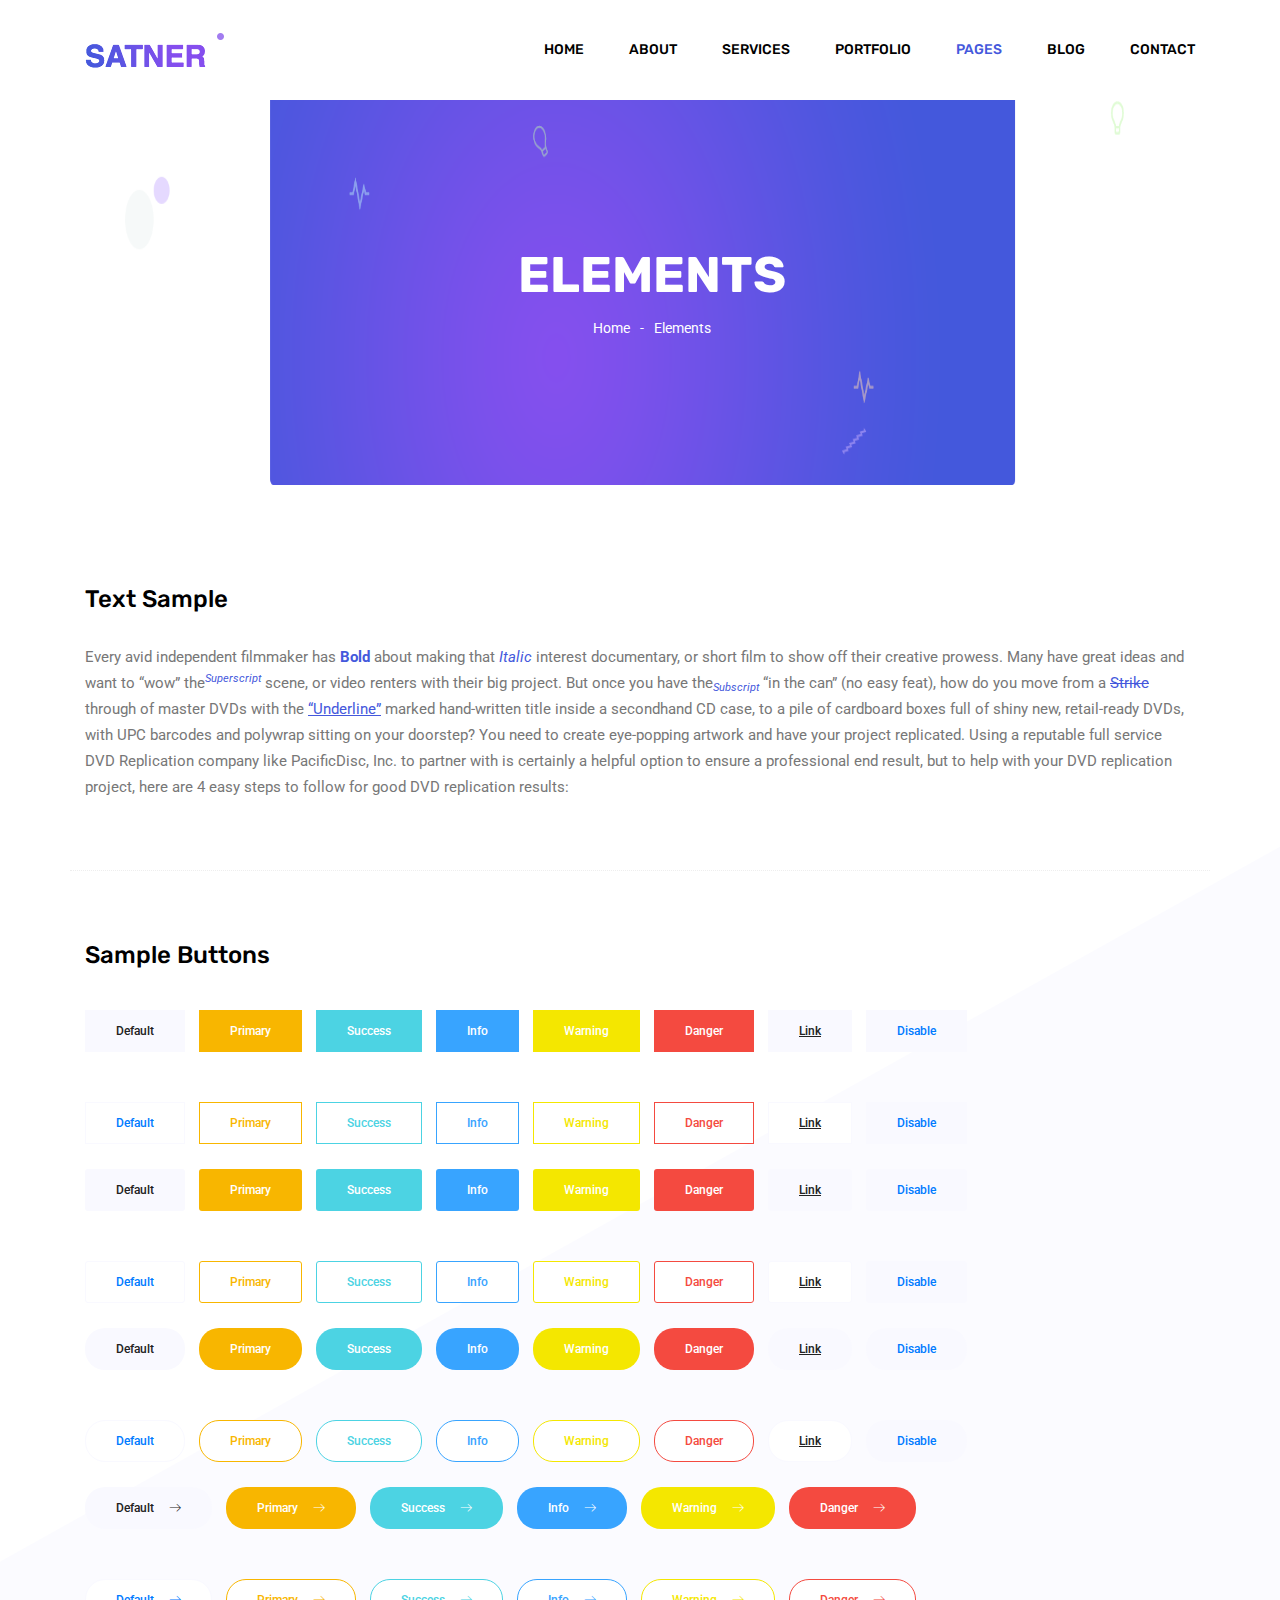
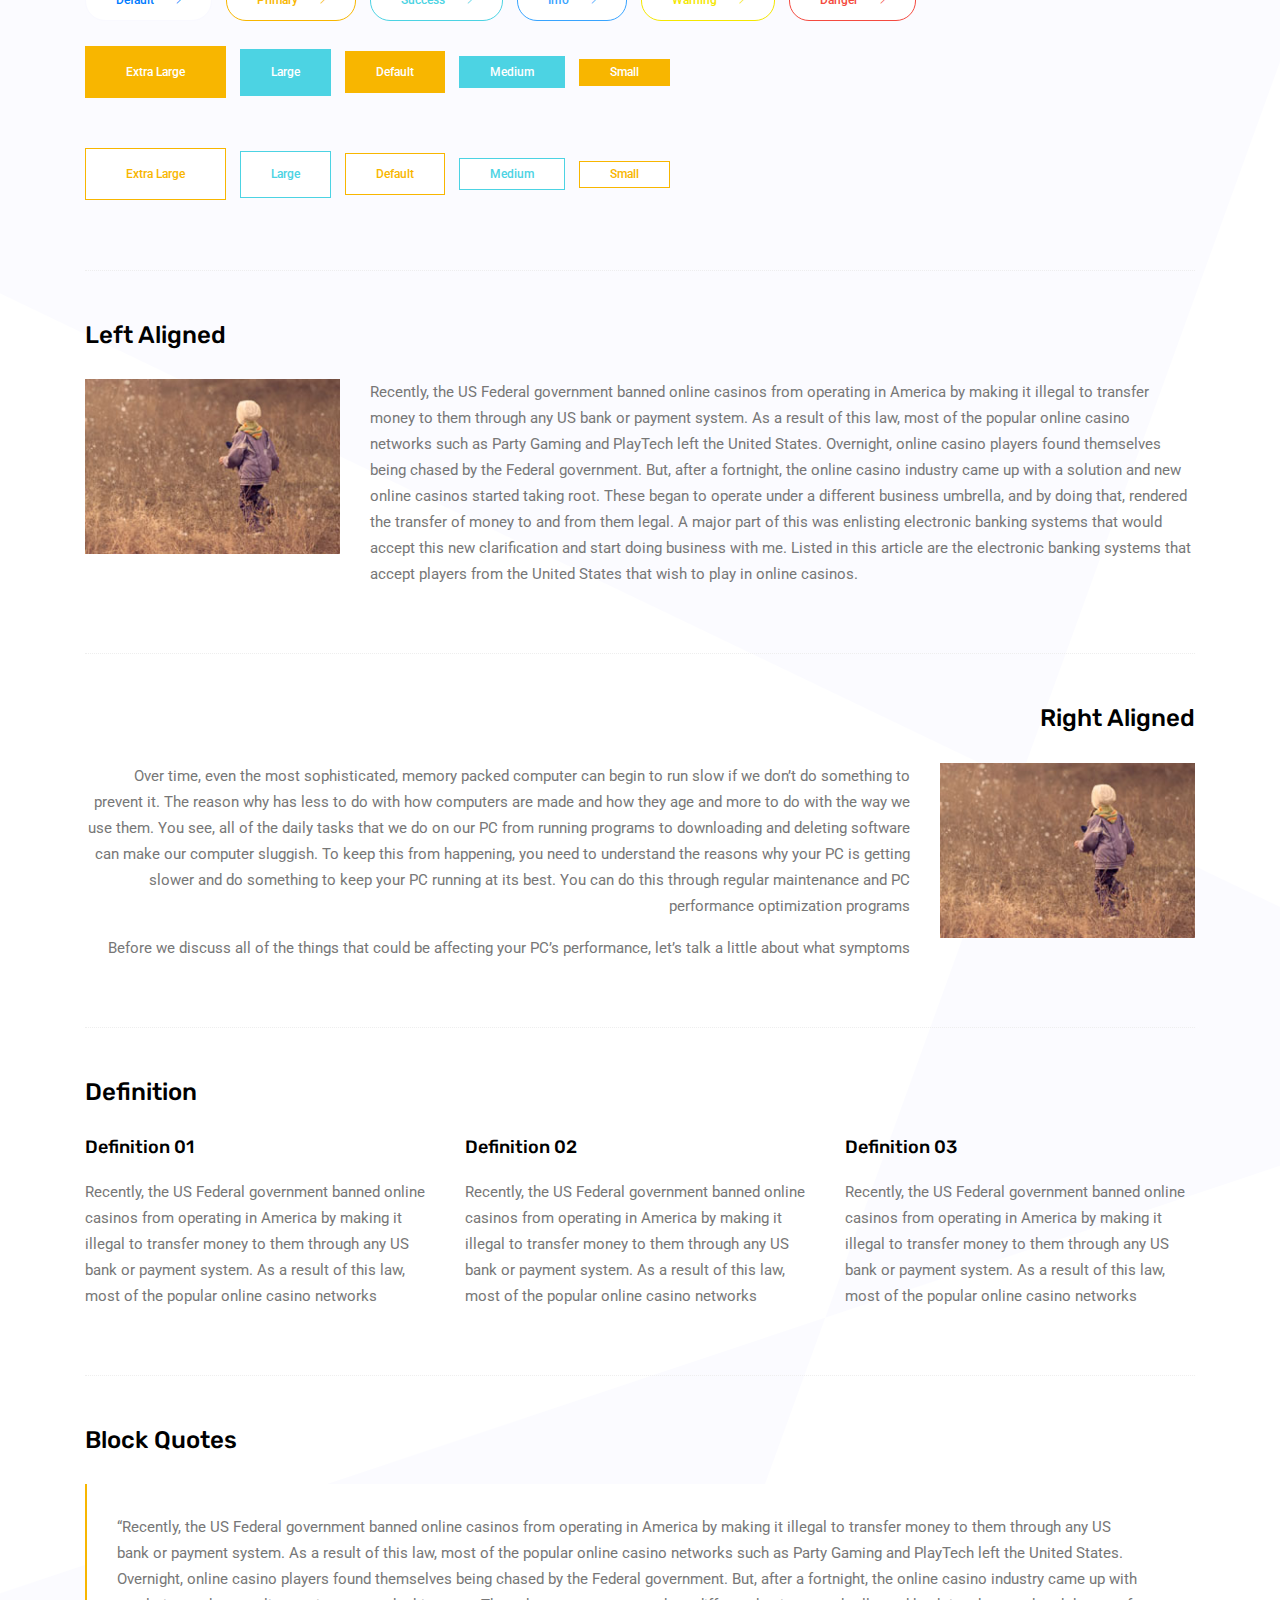
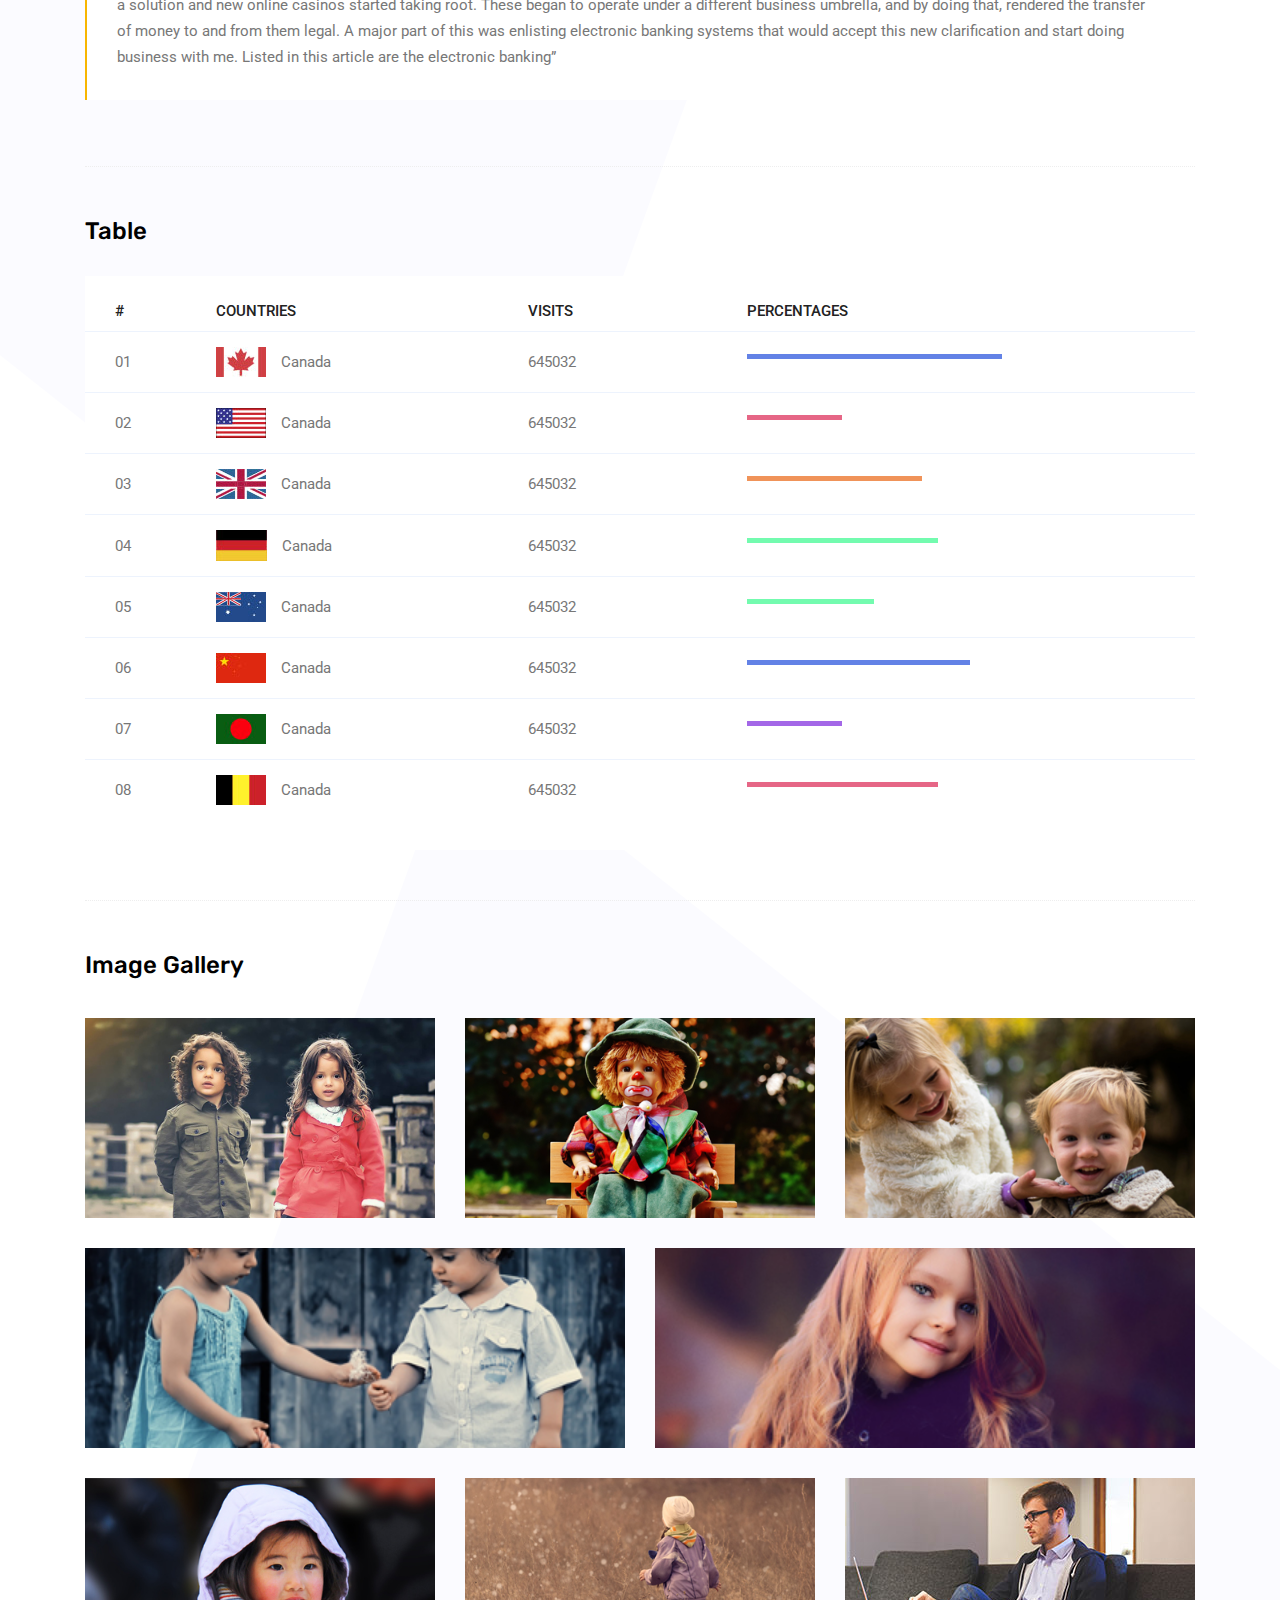
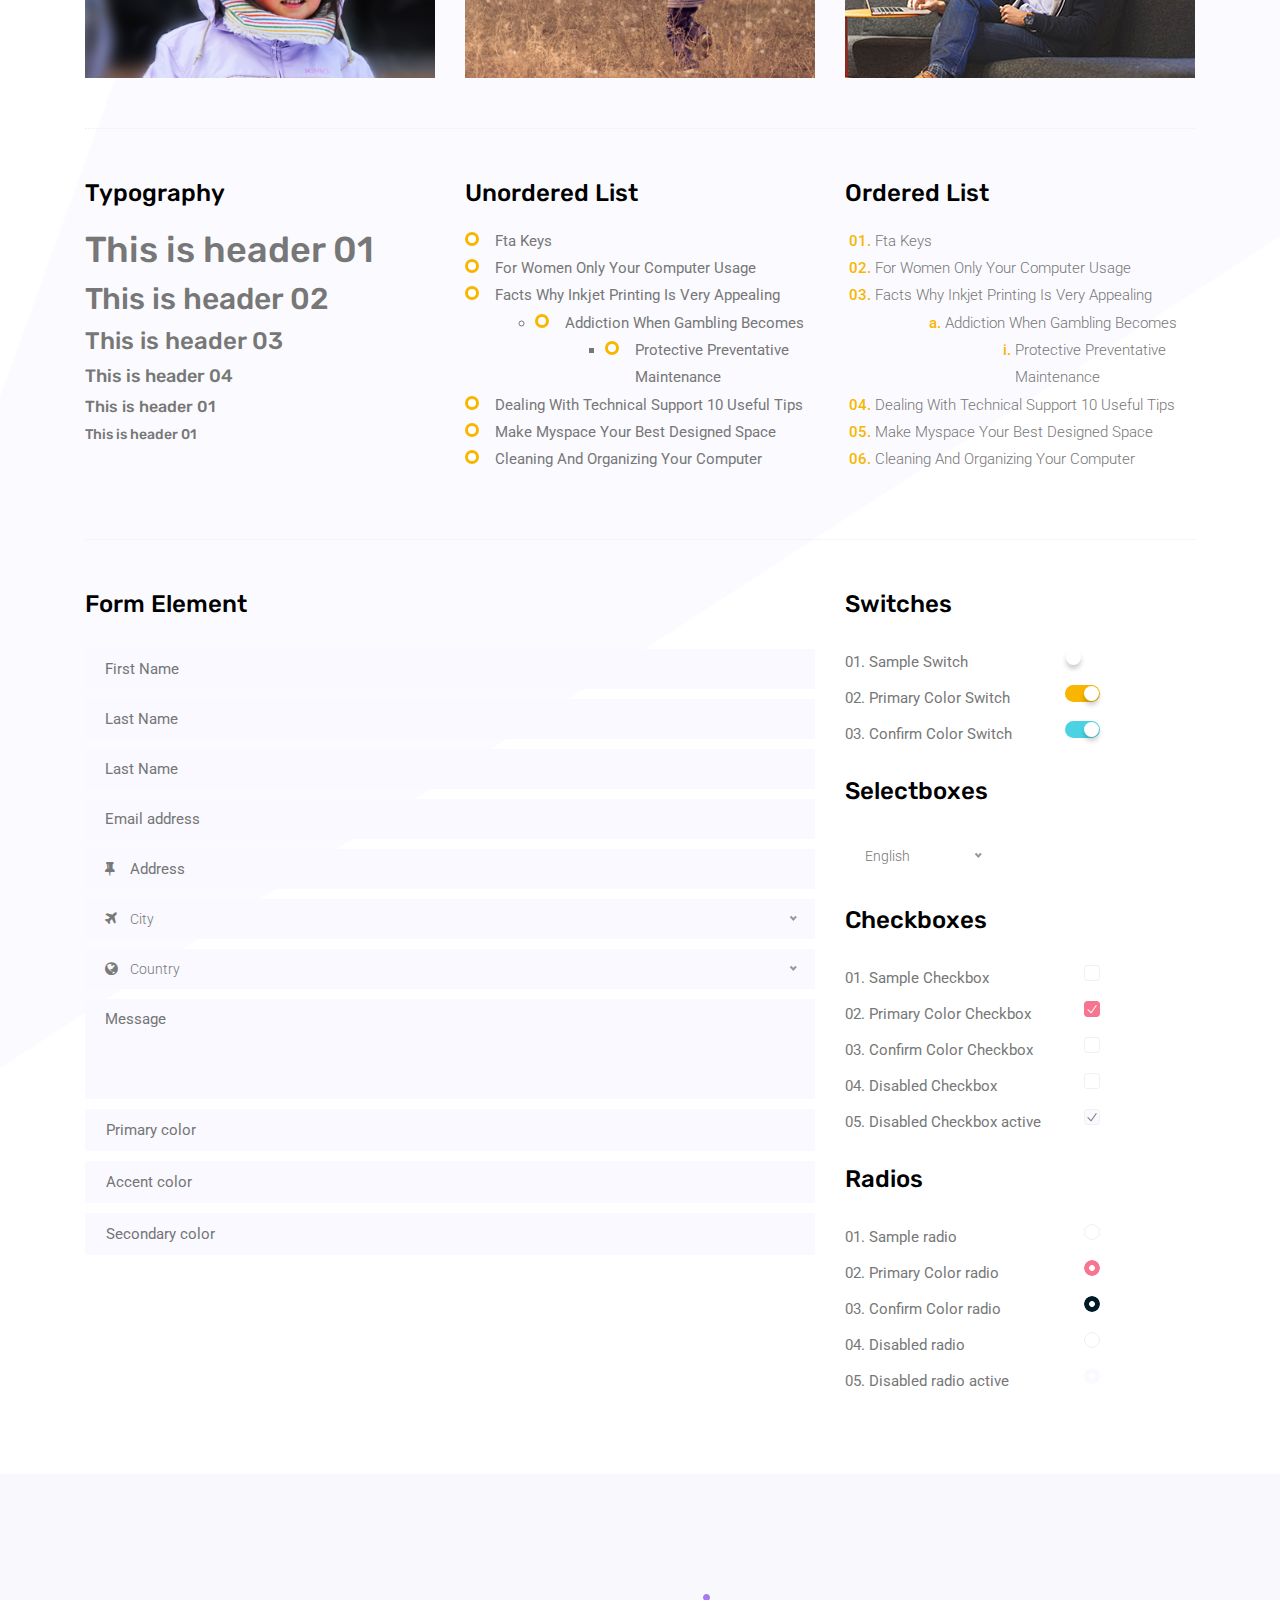
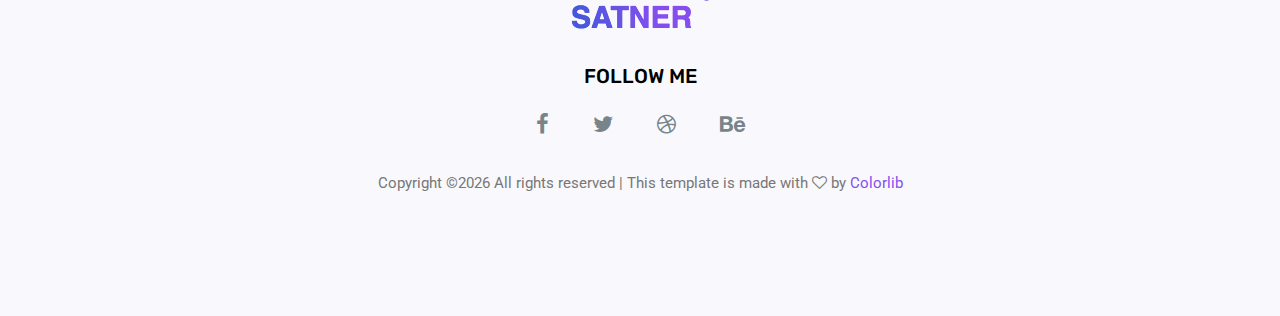
<file: satner-master/elements.html>
<!doctype html>
<html lang="en">

<head>
	<!-- Required meta tags -->
	<meta charset="utf-8">
	<meta name="viewport" content="width=device-width, initial-scale=1, shrink-to-fit=no">
	<link rel="icon" href="img/favicon.png" type="image/png">
	<title>Elements</title>
	<!-- Bootstrap CSS -->
	<link rel="stylesheet" href="css/bootstrap.css">
	<link rel="stylesheet" href="vendors/linericon/style.css">
	<link rel="stylesheet" href="css/font-awesome.min.css">
	<link rel="stylesheet" href="vendors/owl-carousel/owl.carousel.min.css">
	<link rel="stylesheet" href="css/magnific-popup.css">
	<link rel="stylesheet" href="vendors/nice-select/css/nice-select.css">
	<!-- main css -->
	<link rel="stylesheet" href="css/style.css">
</head>

<body class="blog_version">

	<!--================ Start Header Area =================-->
	<header class="header_area">
		<div class="main_menu">
			<nav class="navbar navbar-expand-lg navbar-light">
				<div class="container">
					<!-- Brand and toggle get grouped for better mobile display -->
					<a class="navbar-brand logo_h" href="index.html"><img src="img/logo.png" alt=""></a>
					<button class="navbar-toggler" type="button" data-toggle="collapse" data-target="#navbarSupportedContent"
					 aria-controls="navbarSupportedContent" aria-expanded="false" aria-label="Toggle navigation">
						<span class="icon-bar"></span>
						<span class="icon-bar"></span>
						<span class="icon-bar"></span>
					</button>
					<!-- Collect the nav links, forms, and other content for toggling -->
					<div class="collapse navbar-collapse offset" id="navbarSupportedContent">
						<ul class="nav navbar-nav menu_nav justify-content-end">
							<li class="nav-item"><a class="nav-link" href="index.html">Home</a></li>
							<li class="nav-item"><a class="nav-link" href="about.html">About</a></li>
							<li class="nav-item"><a class="nav-link" href="services.html">Services</a></li>
							<li class="nav-item"><a class="nav-link" href="portfolio.html">Portfolio</a></li>
							<li class="nav-item submenu dropdown active">
								<a href="#" class="nav-link dropdown-toggle" data-toggle="dropdown" role="button" aria-haspopup="true"
								 aria-expanded="false">Pages</a>
								<ul class="dropdown-menu">
                                    <li class="nav-item"><a class="nav-link" href="elements.html">Elements</a></li>
                                    <li class="nav-item"><a class="nav-link" href="portfolio-details.html">Portfolio Details</a></li>
								</ul>
							</li>
							<li class="nav-item submenu dropdown">
								<a href="#" class="nav-link dropdown-toggle" data-toggle="dropdown" role="button" aria-haspopup="true"
								 aria-expanded="false">Blog</a>
								<ul class="dropdown-menu">
									<li class="nav-item"><a class="nav-link" href="blog.html">Blog</a></li>
									<li class="nav-item"><a class="nav-link" href="single-blog.html">Blog Details</a></li>
								</ul>
							</li>
							<li class="nav-item"><a class="nav-link" href="contact.html">Contact</a></li>
						</ul>
					</div>
				</div>
			</nav>
		</div>
	</header>
	<!--================ End Header Area =================-->

    <!--================ Start Banner Area =================-->
    <section class="banner_area">
        <div class="banner_inner d-flex align-items-center">
            <div class="container">
                <div class="banner_content text-center">
                    <h2>Elements</h2>
                    <div class="page_link">
                        <a href="index.html">Home</a>
                        <a href="elements.html">Elements</a>
                    </div>
                </div>
            </div>
        </div>
    </section>
    <!--================ End Banner Area =================-->
        
	<!-- Start Sample Area -->
	<section class="sample-text-area">
		<div class="container">
			<h3 class="text-heading title_color">Text Sample</h3>
			<p class="sample-text">
				Every avid independent filmmaker has <b>Bold</b> about making that <i>Italic</i> interest documentary, or short film to show off their creative prowess. Many have great ideas and want to “wow” the<sup>Superscript</sup> scene, or video renters with their big project.  But once you have the<sub>Subscript</sub> “in the can” (no easy feat), how do you move from a <del>Strike</del> through of master DVDs with the <u>“Underline”</u> marked hand-written title inside a secondhand CD case, to a pile of cardboard boxes full of shiny new, retail-ready DVDs, with UPC barcodes and polywrap sitting on your doorstep?  You need to create eye-popping artwork and have your project replicated. Using a reputable full service DVD Replication company like PacificDisc, Inc. to partner with is certainly a helpful option to ensure a professional end result, but to help with your DVD replication project, here are 4 easy steps to follow for good DVD replication results: 

			</p>
		</div>
	</section>
	<!-- End Sample Area -->

	<!-- Start Button -->
	<section class="button-area">
		<div class="container border-top-generic">
			<h3 class="text-heading title_color">Sample Buttons</h3>
			<div class="button-group-area">
				<a href="#" class="genric-btn default">Default</a>
				<a href="#" class="genric-btn primary">Primary</a>
				<a href="#" class="genric-btn success">Success</a>
				<a href="#" class="genric-btn info">Info</a>
				<a href="#" class="genric-btn warning">Warning</a>
				<a href="#" class="genric-btn danger">Danger</a>
				<a href="#" class="genric-btn link">Link</a>
				<a href="#" class="genric-btn disable">Disable</a>
			</div>
			<div class="button-group-area mt-10">
				<a href="#" class="genric-btn default-border">Default</a>
				<a href="#" class="genric-btn primary-border">Primary</a>
				<a href="#" class="genric-btn success-border">Success</a>
				<a href="#" class="genric-btn info-border">Info</a>
				<a href="#" class="genric-btn warning-border">Warning</a>
				<a href="#" class="genric-btn danger-border">Danger</a>
				<a href="#" class="genric-btn link-border">Link</a>
				<a href="#" class="genric-btn disable">Disable</a>
			</div>
			<div class="button-group-area mt-40">
				<a href="#" class="genric-btn default radius">Default</a>
				<a href="#" class="genric-btn primary radius">Primary</a>
				<a href="#" class="genric-btn success radius">Success</a>
				<a href="#" class="genric-btn info radius">Info</a>
				<a href="#" class="genric-btn warning radius">Warning</a>
				<a href="#" class="genric-btn danger radius">Danger</a>
				<a href="#" class="genric-btn link radius">Link</a>
				<a href="#" class="genric-btn disable radius">Disable</a>
			</div>
			<div class="button-group-area mt-10">
				<a href="#" class="genric-btn default-border radius">Default</a>
				<a href="#" class="genric-btn primary-border radius">Primary</a>
				<a href="#" class="genric-btn success-border radius">Success</a>
				<a href="#" class="genric-btn info-border radius">Info</a>
				<a href="#" class="genric-btn warning-border radius">Warning</a>
				<a href="#" class="genric-btn danger-border radius">Danger</a>
				<a href="#" class="genric-btn link-border radius">Link</a>
				<a href="#" class="genric-btn disable radius">Disable</a>
			</div>
			<div class="button-group-area mt-40">
				<a href="#" class="genric-btn default circle">Default</a>
				<a href="#" class="genric-btn primary circle">Primary</a>
				<a href="#" class="genric-btn success circle">Success</a>
				<a href="#" class="genric-btn info circle">Info</a>
				<a href="#" class="genric-btn warning circle">Warning</a>
				<a href="#" class="genric-btn danger circle">Danger</a>
				<a href="#" class="genric-btn link circle">Link</a>
				<a href="#" class="genric-btn disable circle">Disable</a>
			</div>
			<div class="button-group-area mt-10">
				<a href="#" class="genric-btn default-border circle">Default</a>
				<a href="#" class="genric-btn primary-border circle">Primary</a>
				<a href="#" class="genric-btn success-border circle">Success</a>
				<a href="#" class="genric-btn info-border circle">Info</a>
				<a href="#" class="genric-btn warning-border circle">Warning</a>
				<a href="#" class="genric-btn danger-border circle">Danger</a>
				<a href="#" class="genric-btn link-border circle">Link</a>
				<a href="#" class="genric-btn disable circle">Disable</a>
			</div>
			<div class="button-group-area mt-40">
				<a href="#" class="genric-btn default circle arrow">Default<span class="lnr lnr-arrow-right"></span></a>
				<a href="#" class="genric-btn primary circle arrow">Primary<span class="lnr lnr-arrow-right"></span></a>
				<a href="#" class="genric-btn success circle arrow">Success<span class="lnr lnr-arrow-right"></span></a>
				<a href="#" class="genric-btn info circle arrow">Info<span class="lnr lnr-arrow-right"></span></a>
				<a href="#" class="genric-btn warning circle arrow">Warning<span class="lnr lnr-arrow-right"></span></a>
				<a href="#" class="genric-btn danger circle arrow">Danger<span class="lnr lnr-arrow-right"></span></a>
			</div>
			<div class="button-group-area mt-10">
				<a href="#" class="genric-btn default-border circle arrow">Default<span class="lnr lnr-arrow-right"></span></a>
				<a href="#" class="genric-btn primary-border circle arrow">Primary<span class="lnr lnr-arrow-right"></span></a>
				<a href="#" class="genric-btn success-border circle arrow">Success<span class="lnr lnr-arrow-right"></span></a>
				<a href="#" class="genric-btn info-border circle arrow">Info<span class="lnr lnr-arrow-right"></span></a>
				<a href="#" class="genric-btn warning-border circle arrow">Warning<span class="lnr lnr-arrow-right"></span></a>
				<a href="#" class="genric-btn danger-border circle arrow">Danger<span class="lnr lnr-arrow-right"></span></a>
			</div>
			<div class="button-group-area mt-40">
				<a href="#" class="genric-btn primary e-large">Extra Large</a>
				<a href="#" class="genric-btn success large">Large</a>
				<a href="#" class="genric-btn primary">Default</a>
				<a href="#" class="genric-btn success medium">Medium</a>
				<a href="#" class="genric-btn primary small">Small</a>
			</div>
			<div class="button-group-area mt-10">
				<a href="#" class="genric-btn primary-border e-large">Extra Large</a>
				<a href="#" class="genric-btn success-border large">Large</a>
				<a href="#" class="genric-btn primary-border">Default</a>
				<a href="#" class="genric-btn success-border medium">Medium</a>
				<a href="#" class="genric-btn primary-border small">Small</a>
			</div>
		</div>
	</section>
	<!-- End Button -->
	
	<!-- Start Align Area -->
	<div class="whole-wrap">
		<div class="container">
			<div class="section-top-border">
				<h3 class="mb-30 title_color">Left Aligned</h3>
				<div class="row">
					<div class="col-md-3">
						<img src="img/elements/d.jpg" alt="" class="img-fluid">
					</div>
					<div class="col-md-9 mt-sm-20 left-align-p">
						<p>Recently, the US Federal government banned online casinos from operating in America by making it illegal to transfer money to them through any US bank or payment system. As a result of this law, most of the popular online casino networks such as Party Gaming and PlayTech left the United States. Overnight, online casino players found themselves being chased by the Federal government. But, after a fortnight, the online casino industry came up with a solution and new online casinos started taking root. These began to operate under a different business umbrella, and by doing that, rendered the transfer of money to and from them legal. A major part of this was enlisting electronic banking systems that would accept this new clarification and start doing business with me. Listed in this article are the electronic banking systems that accept players from the United States that wish to play in online casinos.</p>
					</div>
				</div>
			</div>
			<div class="section-top-border text-right">
				<h3 class="mb-30 title_color">Right Aligned</h3>
				<div class="row">
					<div class="col-md-9">
						<p class="text-right">Over time, even the most sophisticated, memory packed computer can begin to run slow if we don’t do something to prevent it. The reason why has less to do with how computers are made and how they age and more to do with the way we use them. You see, all of the daily tasks that we do on our PC from running programs to downloading and deleting software can make our computer sluggish. To keep this from happening, you need to understand the reasons why your PC is getting slower and do something to keep your PC running at its best. You can do this through regular maintenance and PC performance optimization programs</p>
						<p class="text-right">Before we discuss all of the things that could be affecting your PC’s performance, let’s talk a little about what symptoms</p>
					</div>
					<div class="col-md-3">
						<img src="img/elements/d.jpg" alt="" class="img-fluid">
					</div>
				</div>
			</div>
			<div class="section-top-border">
				<h3 class="mb-30 title_color">Definition</h3>
				<div class="row">
					<div class="col-md-4">
						<div class="single-defination">
							<h4 class="mb-20">Definition 01</h4>
							<p>Recently, the US Federal government banned online casinos from operating in America by making it illegal to transfer money to them through any US bank or payment system. As a result of this law, most of the popular online casino networks</p>
						</div>
					</div>
					<div class="col-md-4">
						<div class="single-defination">
							<h4 class="mb-20">Definition 02</h4>
							<p>Recently, the US Federal government banned online casinos from operating in America by making it illegal to transfer money to them through any US bank or payment system. As a result of this law, most of the popular online casino networks</p>
						</div>
					</div>
					<div class="col-md-4">
						<div class="single-defination">
							<h4 class="mb-20">Definition 03</h4>
							<p>Recently, the US Federal government banned online casinos from operating in America by making it illegal to transfer money to them through any US bank or payment system. As a result of this law, most of the popular online casino networks</p>
						</div>
					</div>
				</div>
			</div>
			<div class="section-top-border">
				<h3 class="mb-30 title_color">Block Quotes</h3>
				<div class="row">
					<div class="col-lg-12">
						<blockquote class="generic-blockquote">
							“Recently, the US Federal government banned online casinos from operating in America by making it illegal to transfer money to them through any US bank or payment system. As a result of this law, most of the popular online casino networks such as Party Gaming and PlayTech left the United States. Overnight, online casino players found themselves being chased by the Federal government. But, after a fortnight, the online casino industry came up with a solution and new online casinos started taking root. These began to operate under a different business umbrella, and by doing that, rendered the transfer of money to and from them legal. A major part of this was enlisting electronic banking systems that would accept this new clarification and start doing business with me. Listed in this article are the electronic banking” 
						</blockquote>
					</div>
				</div>
			</div>
			<div class="section-top-border">
				<h3 class="mb-30 title_color">Table</h3>
				<div class="progress-table-wrap">
					<div class="progress-table">
						<div class="table-head">
							<div class="serial">#</div>
							<div class="country">Countries</div>
							<div class="visit">Visits</div>
							<div class="percentage">Percentages</div>
						</div>
						<div class="table-row">
							<div class="serial">01</div>
							<div class="country"> <img src="img/elements/f1.jpg" alt="flag">Canada</div>
							<div class="visit">645032</div>
							<div class="percentage">
								<div class="progress">
									<div class="progress-bar color-1" role="progressbar" style="width: 80%" aria-valuenow="80" aria-valuemin="0" aria-valuemax="100"></div>
								</div>
							</div>
						</div>
						<div class="table-row">
							<div class="serial">02</div>
							<div class="country"> <img src="img/elements/f2.jpg" alt="flag">Canada</div>
							<div class="visit">645032</div>
							<div class="percentage">
								<div class="progress">
									<div class="progress-bar color-2" role="progressbar" style="width: 30%" aria-valuenow="30" aria-valuemin="0" aria-valuemax="100"></div>
								</div>
							</div>
						</div>
						<div class="table-row">
							<div class="serial">03</div>
							<div class="country"> <img src="img/elements/f3.jpg" alt="flag">Canada</div>
							<div class="visit">645032</div>
							<div class="percentage">
								<div class="progress">
									<div class="progress-bar color-3" role="progressbar" style="width: 55%" aria-valuenow="55" aria-valuemin="0" aria-valuemax="100"></div>
								</div>
							</div>
						</div>
						<div class="table-row">
							<div class="serial">04</div>
							<div class="country"> <img src="img/elements/f4.jpg" alt="flag">Canada</div>
							<div class="visit">645032</div>
							<div class="percentage">
								<div class="progress">
									<div class="progress-bar color-4" role="progressbar" style="width: 60%" aria-valuenow="60" aria-valuemin="0" aria-valuemax="100"></div>
								</div>
							</div>
						</div>
						<div class="table-row">
							<div class="serial">05</div>
							<div class="country"> <img src="img/elements/f5.jpg" alt="flag">Canada</div>
							<div class="visit">645032</div>
							<div class="percentage">
								<div class="progress">
									<div class="progress-bar color-5" role="progressbar" style="width: 40%" aria-valuenow="40" aria-valuemin="0" aria-valuemax="100"></div>
								</div>
							</div>
						</div>
						<div class="table-row">
							<div class="serial">06</div>
							<div class="country"> <img src="img/elements/f6.jpg" alt="flag">Canada</div>
							<div class="visit">645032</div>
							<div class="percentage">
								<div class="progress">
									<div class="progress-bar color-6" role="progressbar" style="width: 70%" aria-valuenow="70" aria-valuemin="0" aria-valuemax="100"></div>
								</div>
							</div>
						</div>
						<div class="table-row">
							<div class="serial">07</div>
							<div class="country"> <img src="img/elements/f7.jpg" alt="flag">Canada</div>
							<div class="visit">645032</div>
							<div class="percentage">
								<div class="progress">
									<div class="progress-bar color-7" role="progressbar" style="width: 30%" aria-valuenow="30" aria-valuemin="0" aria-valuemax="100"></div>
								</div>
							</div>
						</div>
						<div class="table-row">
							<div class="serial">08</div>
							<div class="country"> <img src="img/elements/f8.jpg" alt="flag">Canada</div>
							<div class="visit">645032</div>
							<div class="percentage">
								<div class="progress">
									<div class="progress-bar color-8" role="progressbar" style="width: 60%" aria-valuenow="60" aria-valuemin="0" aria-valuemax="100"></div>
								</div>
							</div>
						</div>
					</div>
				</div>
			</div>
			<div class="section-top-border">
				<h3 class="title_color">Image Gallery</h3>
				<div class="row gallery-item">
					<div class="col-md-4">
						<a href="img/elements/g1.jpg" class="img-gal"><div class="single-gallery-image" style="background: url(img/elements/g1.jpg);"></div></a>
					</div>
					<div class="col-md-4">
						<a href="img/elements/g2.jpg" class="img-gal"><div class="single-gallery-image" style="background: url(img/elements/g2.jpg);"></div></a>
					</div>
					<div class="col-md-4">
						<a href="img/elements/g3.jpg" class="img-gal"><div class="single-gallery-image" style="background: url(img/elements/g3.jpg);"></div></a>
					</div>
					<div class="col-md-6">
						<a href="img/elements/g4.jpg" class="img-gal"><div class="single-gallery-image" style="background: url(img/elements/g4.jpg);"></div></a>
					</div>
					<div class="col-md-6">
						<a href="img/elements/g5.jpg" class="img-gal"><div class="single-gallery-image" style="background: url(img/elements/g5.jpg);"></div></a>
					</div>
					<div class="col-md-4">
						<a href="img/elements/g6.jpg" class="img-gal"><div class="single-gallery-image" style="background: url(img/elements/g6.jpg);"></div></a>
					</div>
					<div class="col-md-4">
						<a href="img/elements/g7.jpg" class="img-gal"><div class="single-gallery-image" style="background: url(img/elements/g7.jpg);"></div></a>
					</div>
					<div class="col-md-4">
						<a href="img/elements/g8.jpg" class="img-gal"><div class="single-gallery-image" style="background: url(img/elements/g8.jpg);"></div></a>
					</div>
				</div>
			</div>
			<div class="section-top-border">
				<div class="row">
					<div class="col-lg-4 col-sm-6 typo-sec">
						<h3 class="mb-20 title_color">Typography</h3>
						<div class="typography">
							<h1 class="typo-list">This is header 01</h1>
							<h2 class="typo-list">This is header 02</h2>
							<h3 class="typo-list">This is header 03</h3>
							<h4 class="typo-list">This is header 04</h4>
							<h5 class="typo-list">This is header 01</h5>
							<h6 class="typo-list">This is header 01</h6>
						</div>
					</div>
					<div class="col-lg-4 col-sm-6 mt-sm-30 typo-sec">
						<h3 class="mb-20 title_color">Unordered List</h3>
						<div class="">
							<ul class="unordered-list">
								<li>Fta Keys</li>
								<li>For Women Only Your Computer Usage</li>
								<li>Facts Why Inkjet Printing Is Very Appealing
									<ul>
										<li>Addiction When Gambling Becomes
											<ul>
												<li>Protective Preventative Maintenance</li>
											</ul>
										</li>
									</ul>
								</li>
								<li>Dealing With Technical Support 10 Useful Tips</li>
								<li>Make Myspace Your Best Designed Space</li>
								<li>Cleaning And Organizing Your Computer</li>
							</ul>
						</div>
					</div>
					<div class="col-lg-4 col-sm-6 mt-sm-30 typo-sec">
						<h3 class="mb-20 title_color">Ordered List</h3>
						<div class="">
							<ol class="ordered-list">
								<li><span>Fta Keys</span></li>
								<li><span>For Women Only Your Computer Usage</span></li>
								<li><span>Facts Why Inkjet Printing Is Very Appealing</span>
									<ol class="ordered-list-alpha">
										<li><span>Addiction When Gambling Becomes</span>
											<ol class="ordered-list-roman">
												<li><span>Protective Preventative Maintenance</span></li>
											</ol>
										</li>
									</ol>
								</li>
								<li><span>Dealing With Technical Support 10 Useful Tips</span></li>
								<li><span>Make Myspace Your Best Designed Space</span></li>
								<li><span>Cleaning And Organizing Your Computer</span></li>
							</ol>
						</div>
					</div>
				</div>
			</div>
			<div class="section-top-border">
				<div class="row">
					<div class="col-lg-8 col-md-8">
						<h3 class="mb-30 title_color">Form Element</h3>
						<form action="#">
							<div class="mt-10">
								<input type="text" name="first_name" placeholder="First Name" onfocus="this.placeholder = ''" onblur="this.placeholder = 'First Name'" required class="single-input">
							</div>
							<div class="mt-10">
								<input type="text" name="last_name" placeholder="Last Name" onfocus="this.placeholder = ''" onblur="this.placeholder = 'Last Name'" required class="single-input">
							</div>
							<div class="mt-10">
								<input type="text" name="last_name" placeholder="Last Name" onfocus="this.placeholder = ''" onblur="this.placeholder = 'Last Name'" required class="single-input">
							</div>
							<div class="mt-10">
								<input type="email" name="EMAIL" placeholder="Email address" onfocus="this.placeholder = ''" onblur="this.placeholder = 'Email address'" required class="single-input">
							</div>
							<div class="input-group-icon mt-10">
								<div class="icon"><i class="fa fa-thumb-tack" aria-hidden="true"></i></div>
								<input type="text" name="address" placeholder="Address" onfocus="this.placeholder = ''" onblur="this.placeholder = 'Address'" required class="single-input">
							</div>
							<div class="input-group-icon mt-10">
								<div class="icon"><i class="fa fa-plane" aria-hidden="true"></i></div>
								<div class="form-select" id="default-select">
									<select>
										<option value="1">City</option>
										<option value="1">Dhaka</option>
										<option value="1">Dilli</option>
										<option value="1">Newyork</option>
										<option value="1">Islamabad</option>
									</select>
								</div>
							</div>
							<div class="input-group-icon mt-10">
								<div class="icon"><i class="fa fa-globe" aria-hidden="true"></i></div>
								<div class="form-select" id="default-select2">
									<select>
										<option value="1">Country</option>
										<option value="1">Bangladesh</option>
										<option value="1">India</option>
										<option value="1">England</option>
										<option value="1">Srilanka</option>
									</select>
								</div>
							</div>
							
							<div class="mt-10">
								<textarea class="single-textarea" placeholder="Message" onfocus="this.placeholder = ''" onblur="this.placeholder = 'Message'" required></textarea>
							</div>
							<div class="mt-10">
								<input type="text" name="first_name" placeholder="Primary color" onfocus="this.placeholder = ''" onblur="this.placeholder = 'Primary color'" required class="single-input-primary">
							</div>
							<div class="mt-10">
								<input type="text" name="first_name" placeholder="Accent color" onfocus="this.placeholder = ''" onblur="this.placeholder = 'Accent color'" required class="single-input-accent">
							</div>
							<div class="mt-10">
								<input type="text" name="first_name" placeholder="Secondary color" onfocus="this.placeholder = ''" onblur="this.placeholder = 'Secondary color'" required class="single-input-secondary">
							</div>
						</form>
					</div>
					<div class="col-lg-3 col-md-4 mt-sm-30 element-wrap">
						<div class="single-element-widget">
							<h3 class="mb-30 title_color">Switches</h3>
							<div class="switch-wrap d-flex justify-content-between">
								<p>01. Sample Switch</p>
								<div class="primary-switch">
									<input type="checkbox" id="default-switch">
									<label for="default-switch"></label>
								</div>
							</div>
							<div class="switch-wrap d-flex justify-content-between">
								<p>02. Primary Color Switch</p>
								<div class="primary-switch">
									<input type="checkbox" id="primary-switch" checked>
									<label for="primary-switch"></label>
								</div>
							</div>
							<div class="switch-wrap d-flex justify-content-between">
								<p>03. Confirm Color Switch</p>
								<div class="confirm-switch">
									<input type="checkbox" id="confirm-switch" checked>
									<label for="confirm-switch"></label>
								</div>
							</div>
						</div>
						<div class="single-element-widget">
							<h3 class="mb-30 title_color">Selectboxes</h3>
							<div class="default-select" id="default-select">
								<select>
									<option value="1">English</option>
									<option value="1">Spanish</option>
									<option value="1">Arabic</option>
									<option value="1">Portuguise</option>
									<option value="1">Bengali</option>
								</select>
							</div>
						</div>
						<div class="single-element-widget">
							<h3 class="mb-30 title_color">Checkboxes</h3>
							<div class="switch-wrap d-flex justify-content-between">
								<p>01. Sample Checkbox</p>
								<div class="primary-checkbox">
									<input type="checkbox" id="default-checkbox">
									<label for="default-checkbox"></label>
								</div>
							</div>
							<div class="switch-wrap d-flex justify-content-between">
								<p>02. Primary Color Checkbox</p>
								<div class="primary-checkbox">
									<input type="checkbox" id="primary-checkbox" checked>
									<label for="primary-checkbox"></label>
								</div>
							</div>
							<div class="switch-wrap d-flex justify-content-between">
								<p>03. Confirm Color Checkbox</p>
								<div class="confirm-checkbox">
									<input type="checkbox" id="confirm-checkbox">
									<label for="confirm-checkbox"></label>
								</div>
							</div>
							<div class="switch-wrap d-flex justify-content-between">
								<p>04. Disabled Checkbox</p>
								<div class="disabled-checkbox">
									<input type="checkbox" id="disabled-checkbox" disabled>
									<label for="disabled-checkbox"></label>
								</div>
							</div>
							<div class="switch-wrap d-flex justify-content-between">
								<p>05. Disabled Checkbox active</p>
								<div class="disabled-checkbox">
									<input type="checkbox" id="disabled-checkbox-active" checked disabled>
									<label for="disabled-checkbox-active"></label>
								</div>
							</div>
						</div>
						<div class="single-element-widget">
							<h3 class="mb-30 title_color">Radios</h3>
							<div class="switch-wrap d-flex justify-content-between">
								<p>01. Sample radio</p>
								<div class="primary-radio">
									<input type="checkbox" id="default-radio">
									<label for="default-radio"></label>
								</div>
							</div>
							<div class="switch-wrap d-flex justify-content-between">
								<p>02. Primary Color radio</p>
								<div class="primary-radio">
									<input type="checkbox" id="primary-radio" checked>
									<label for="primary-radio"></label>
								</div>
							</div>
							<div class="switch-wrap d-flex justify-content-between">
								<p>03. Confirm Color radio</p>
								<div class="confirm-radio">
									<input type="checkbox" id="confirm-radio" checked>
									<label for="confirm-radio"></label>
								</div>
							</div>
							<div class="switch-wrap d-flex justify-content-between">
								<p>04. Disabled radio</p>
								<div class="disabled-radio">
									<input type="checkbox" id="disabled-radio" disabled>
									<label for="disabled-radio"></label>
								</div>
							</div>
							<div class="switch-wrap d-flex justify-content-between">
								<p>05. Disabled radio active</p>
								<div class="disabled-radio">
									<input type="checkbox" id="disabled-radio-active" checked disabled>
									<label for="disabled-radio-active"></label>
								</div>
							</div>
						</div>
					</div>
				</div>
			</div>
		</div>
	</div>
	<!-- End Align Area -->
        
    <!--================Footer Area =================-->
	<footer class="footer_area">
		<div class="container">
			<div class="row justify-content-center">
				<div class="col-lg-12">
					<div class="footer_top flex-column">
						<div class="footer_logo">
							<a href="#">
								<img src="img/logo.png" alt="">
							</a>
							<h4>Follow Me</h4>
						</div>
						<div class="footer_social">
							<a href="#"><i class="fa fa-facebook"></i></a>
							<a href="#"><i class="fa fa-twitter"></i></a>
							<a href="#"><i class="fa fa-dribbble"></i></a>
							<a href="#"><i class="fa fa-behance"></i></a>
						</div>
					</div>
				</div>
			</div>
			<div class="row footer_bottom justify-content-center">
				<p class="col-lg-8 col-sm-12 footer-text">
					<!-- Link back to Colorlib can't be removed. Template is licensed under CC BY 3.0. -->
Copyright &copy;<script>document.write(new Date().getFullYear());</script> All rights reserved | This template is made with <i class="fa fa-heart-o" aria-hidden="true"></i> by <a href="https://colorlib.com" target="_blank">Colorlib</a>
<!-- Link back to Colorlib can't be removed. Template is licensed under CC BY 3.0. --></p>
			</div>
		</div>
	</footer>
	<!--================End Footer Area =================-->
		   
		<!-- Optional JavaScript -->
		<!-- jQuery first, then Popper.js, then Bootstrap JS -->
		<script src="js/jquery-3.2.1.min.js"></script>
		<script src="js/popper.js"></script>
		<script src="js/bootstrap.min.js"></script>
		<script src="js/stellar.js"></script>
		<script src="vendors/lightbox/simpleLightbox.min.js"></script>
		<script src="vendors/nice-select/js/jquery.nice-select.min.js"></script>
		<script src="vendors/isotope/imagesloaded.pkgd.min.js"></script>
		<script src="vendors/isotope/isotope-min.js"></script>
		<script src="vendors/owl-carousel/owl.carousel.min.js"></script>
		<script src="js/jquery.ajaxchimp.min.js"></script>
		<script src="js/mail-script.js"></script>
		<script src="js/theme.js"></script>
	</body>
</html>
</file>
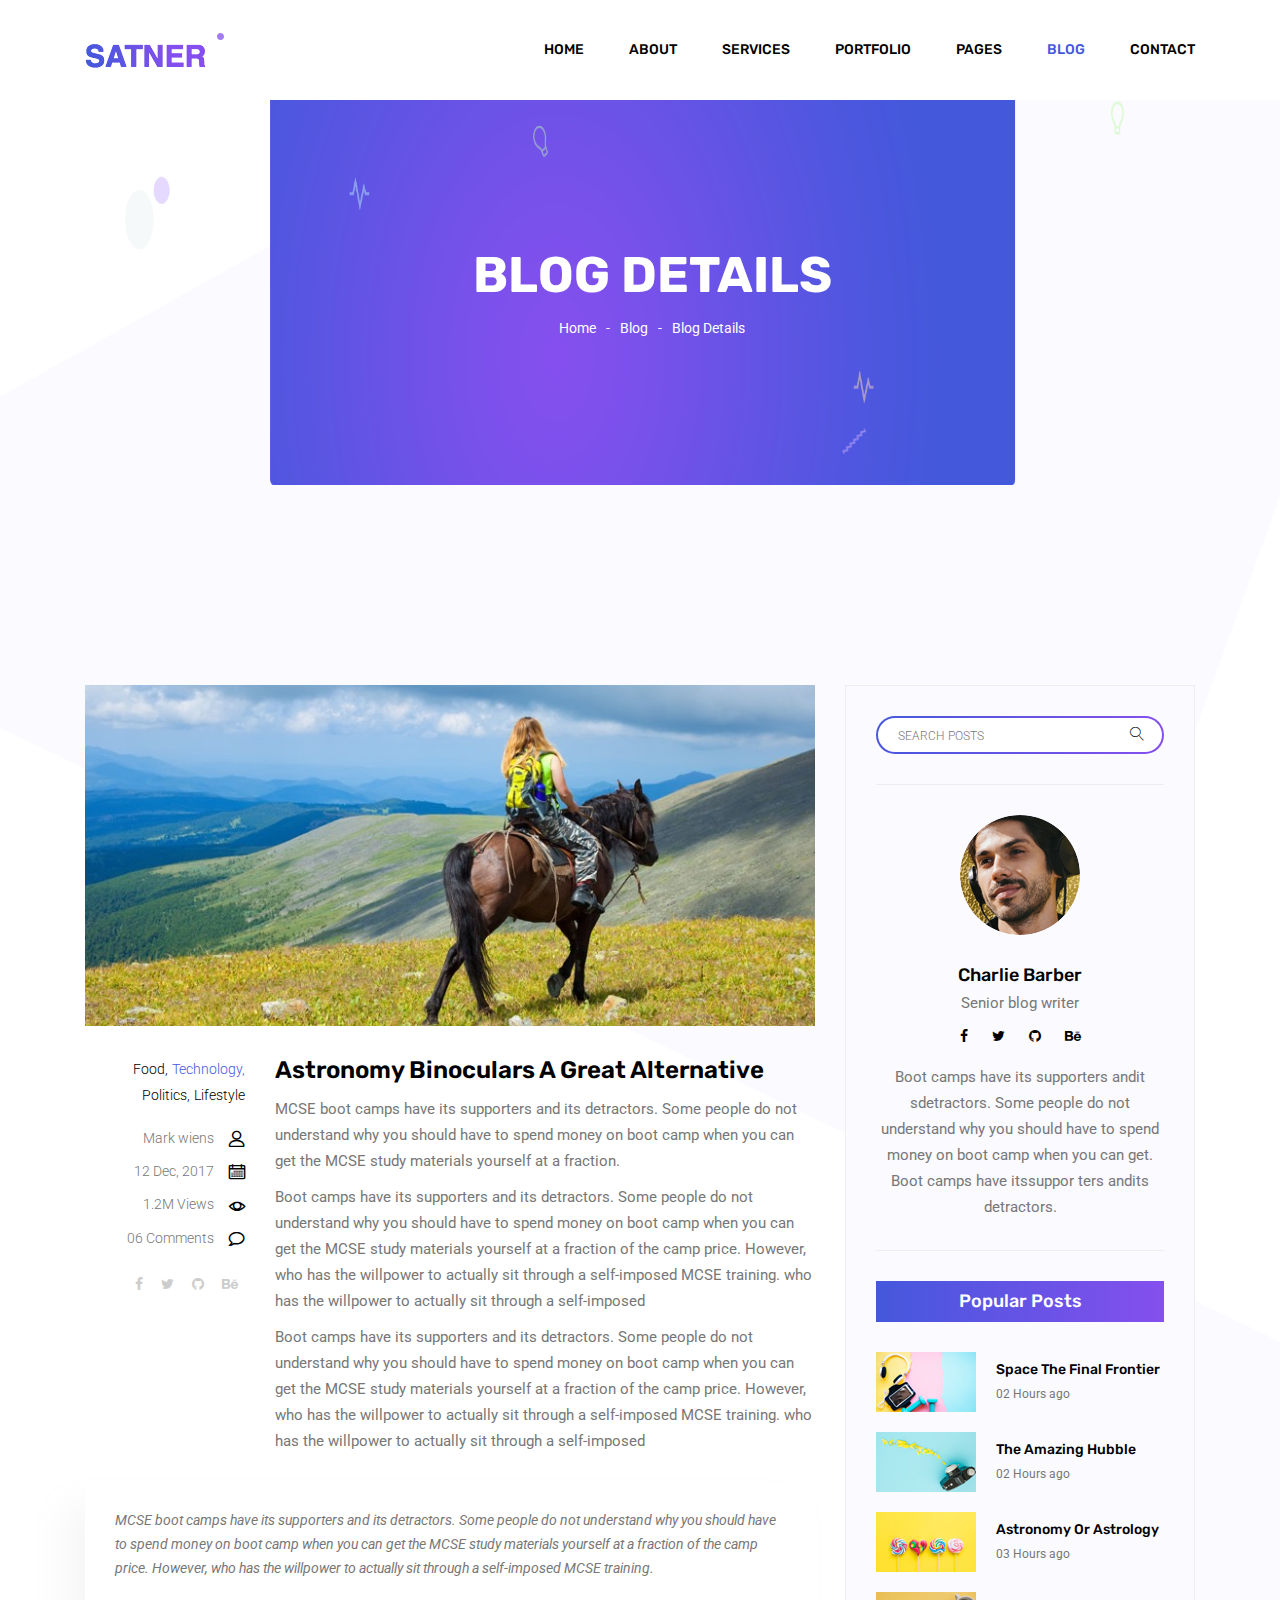
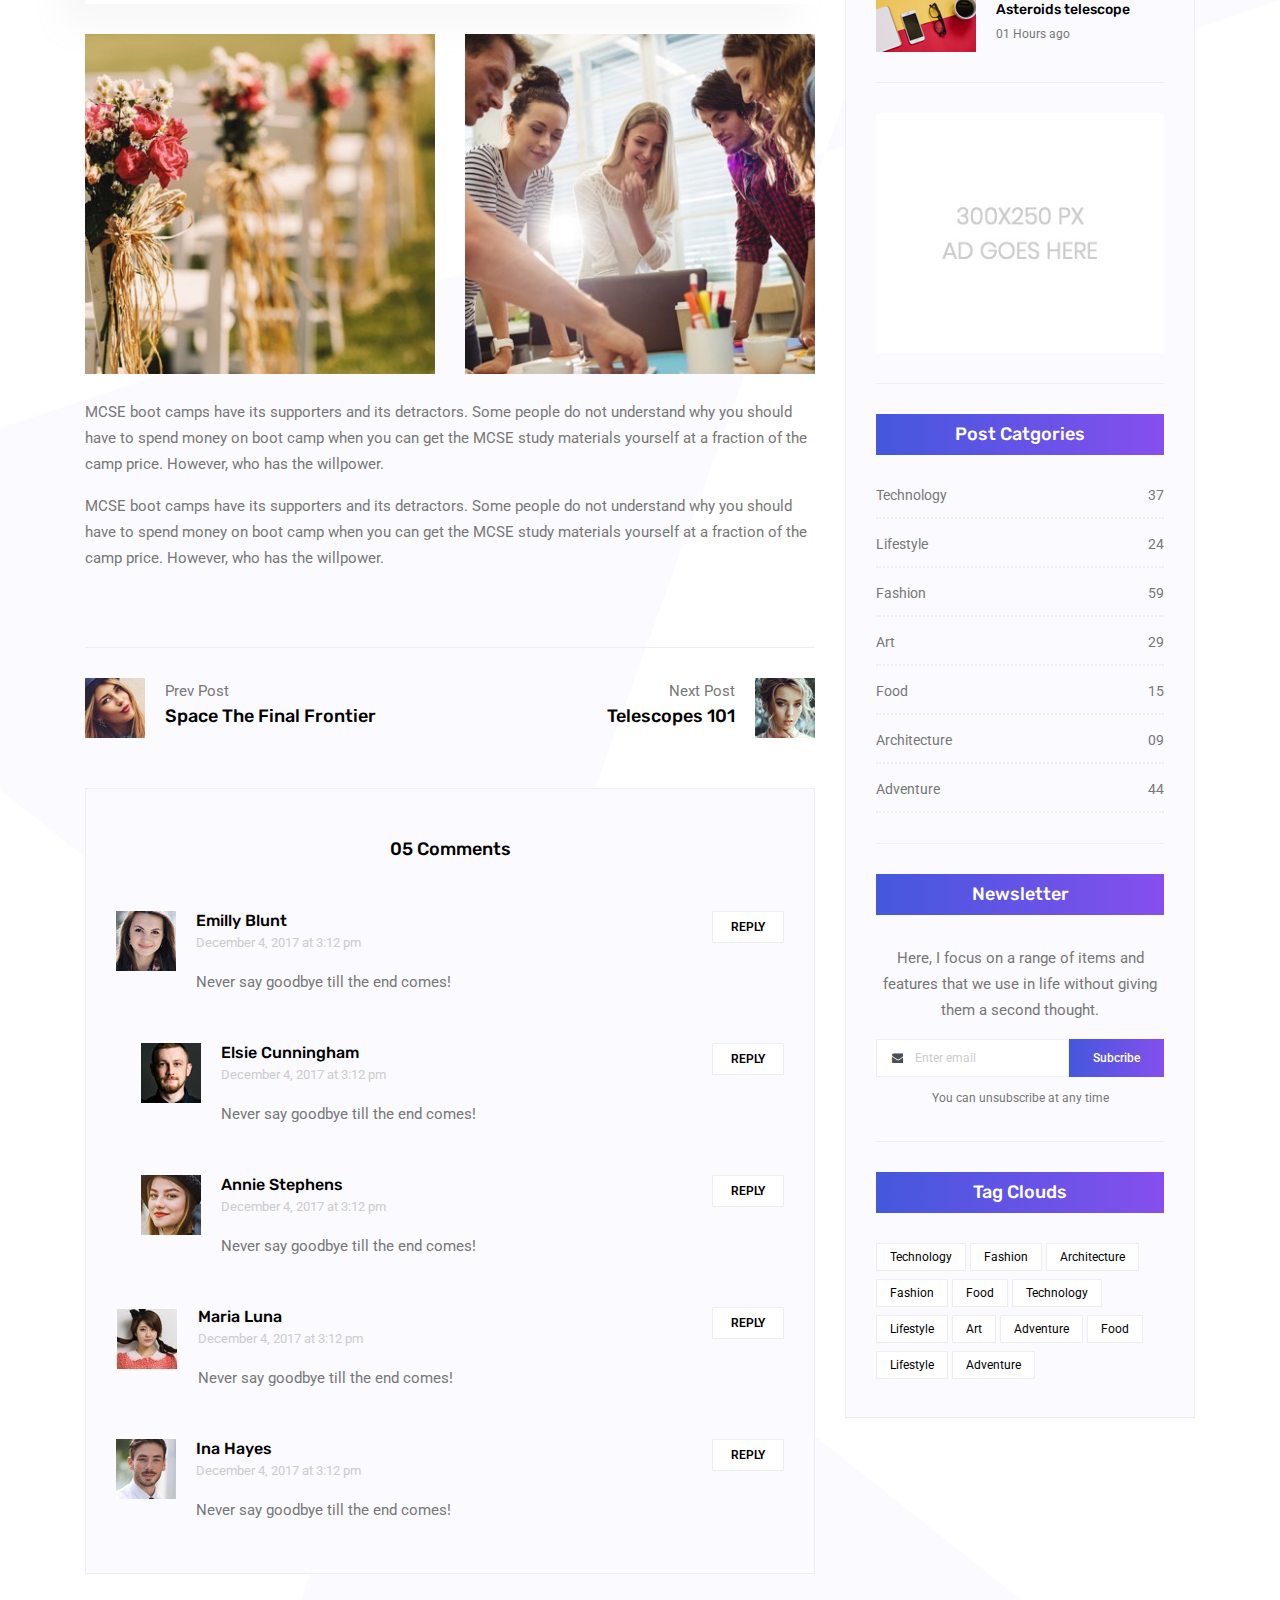
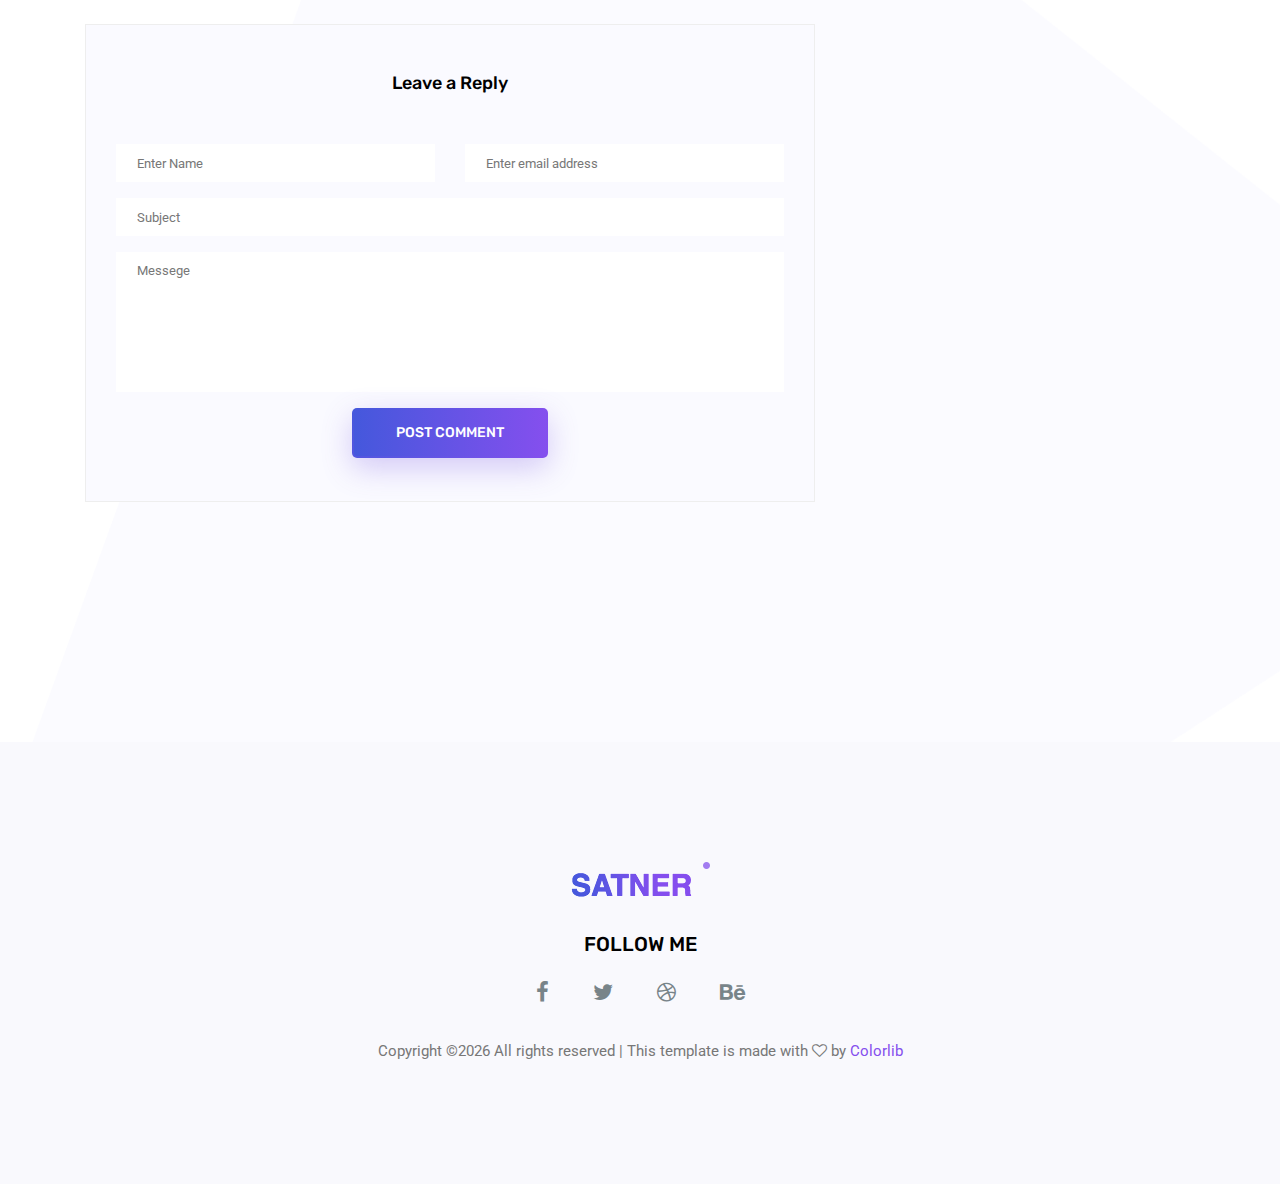
<file: satner-master/single-blog.html>
<!doctype html>
<html lang="en">

<head>
	<!-- Required meta tags -->
	<meta charset="utf-8">
	<meta name="viewport" content="width=device-width, initial-scale=1, shrink-to-fit=no">
	<link rel="icon" href="img/favicon.png" type="image/png">
	<title>Blog Details</title>
	<!-- Bootstrap CSS -->
	<link rel="stylesheet" href="css/bootstrap.css">
	<link rel="stylesheet" href="vendors/linericon/style.css">
	<link rel="stylesheet" href="css/font-awesome.min.css">
	<link rel="stylesheet" href="vendors/owl-carousel/owl.carousel.min.css">
	<link rel="stylesheet" href="css/magnific-popup.css">
	<link rel="stylesheet" href="vendors/nice-select/css/nice-select.css">
	<!-- main css -->
	<link rel="stylesheet" href="css/style.css">
</head>

<body class="blog_version">

	<!--================ Start Header Area =================-->
	<header class="header_area">
		<div class="main_menu">
			<nav class="navbar navbar-expand-lg navbar-light">
				<div class="container">
					<!-- Brand and toggle get grouped for better mobile display -->
					<a class="navbar-brand logo_h" href="index.html"><img src="img/logo.png" alt=""></a>
					<button class="navbar-toggler" type="button" data-toggle="collapse" data-target="#navbarSupportedContent"
					 aria-controls="navbarSupportedContent" aria-expanded="false" aria-label="Toggle navigation">
						<span class="icon-bar"></span>
						<span class="icon-bar"></span>
						<span class="icon-bar"></span>
					</button>
					<!-- Collect the nav links, forms, and other content for toggling -->
					<div class="collapse navbar-collapse offset" id="navbarSupportedContent">
						<ul class="nav navbar-nav menu_nav justify-content-end">
							<li class="nav-item"><a class="nav-link" href="index.html">Home</a></li>
							<li class="nav-item"><a class="nav-link" href="about.html">About</a></li>
							<li class="nav-item"><a class="nav-link" href="services.html">Services</a></li>
							<li class="nav-item"><a class="nav-link" href="portfolio.html">Portfolio</a></li>
							<li class="nav-item submenu dropdown">
								<a href="#" class="nav-link dropdown-toggle" data-toggle="dropdown" role="button" aria-haspopup="true"
								 aria-expanded="false">Pages</a>
								<ul class="dropdown-menu">
                                    <li class="nav-item"><a class="nav-link" href="elements.html">Elements</a></li>
                                    <li class="nav-item"><a class="nav-link" href="portfolio-details.html">Portfolio Details</a></li>
								</ul>
							</li>
							<li class="nav-item submenu dropdown active">
								<a href="#" class="nav-link dropdown-toggle" data-toggle="dropdown" role="button" aria-haspopup="true"
								 aria-expanded="false">Blog</a>
								<ul class="dropdown-menu">
									<li class="nav-item"><a class="nav-link" href="blog.html">Blog</a></li>
									<li class="nav-item"><a class="nav-link" href="single-blog.html">Blog Details</a></li>
								</ul>
							</li>
							<li class="nav-item"><a class="nav-link" href="contact.html">Contact</a></li>
						</ul>
					</div>
				</div>
			</nav>
		</div>
	</header>
	<!--================ End Header Area =================-->

    <!--================ Start Banner Area =================-->
    <section class="banner_area">
        <div class="banner_inner d-flex align-items-center">
            <div class="container">
                <div class="banner_content text-center">
                    <h2>Blog Details</h2>
                    <div class="page_link">
                        <a href="index.html">Home</a>
                        <a href="blog.html">Blog</a>
                        <a href="single-blog.html">Blog Details</a>
                    </div>
                </div>
            </div>
        </div>
    </section>
    <!--================ End Banner Area =================-->
    
    <!--================Blog Area =================-->
    <section class="blog_area single-post-area section_gap">
        <div class="container">
            <div class="row">
                <div class="col-lg-8 posts-list">
                    <div class="single-post row">
                        <div class="col-lg-12">
                            <div class="feature-img">
                                <img class="img-fluid" src="img/blog/feature-img1.jpg" alt="">
                            </div>									
                        </div>
                        <div class="col-lg-3  col-md-3">
                            <div class="blog_info text-right">
                                <div class="post_tag">
                                    <a href="#">Food,</a>
                                    <a class="active" href="#">Technology,</a>
                                    <a href="#">Politics,</a>
                                    <a href="#">Lifestyle</a>
                                </div>
                                <ul class="blog_meta list">
                                    <li><a href="#">Mark wiens<i class="lnr lnr-user"></i></a></li>
                                    <li><a href="#">12 Dec, 2017<i class="lnr lnr-calendar-full"></i></a></li>
                                    <li><a href="#">1.2M Views<i class="lnr lnr-eye"></i></a></li>
                                    <li><a href="#">06 Comments<i class="lnr lnr-bubble"></i></a></li>
                                </ul>
                                <ul class="social-links">
                                    <li><a href="#"><i class="fa fa-facebook"></i></a></li>
                                    <li><a href="#"><i class="fa fa-twitter"></i></a></li>
                                    <li><a href="#"><i class="fa fa-github"></i></a></li>
                                    <li><a href="#"><i class="fa fa-behance"></i></a></li>
                                </ul>
                            </div>
                        </div>
                        <div class="col-lg-9 col-md-9 blog_details">
                            <h2>Astronomy Binoculars A Great Alternative</h2>
                            <p class="excert">
                                MCSE boot camps have its supporters and its detractors. Some people do not understand why you should have to spend money on boot camp when you can get the MCSE study materials yourself at a fraction.
                            </p>
                            <p>
                                Boot camps have its supporters and its detractors. Some people do not understand why you should have to spend money on boot camp when you can get the MCSE study materials yourself at a fraction of the camp price. However, who has the willpower to actually sit through a self-imposed MCSE training. who has the willpower to actually sit through a self-imposed
                            </p>
                            <p>
                                Boot camps have its supporters and its detractors. Some people do not understand why you should have to spend money on boot camp when you can get the MCSE study materials yourself at a fraction of the camp price. However, who has the willpower to actually sit through a self-imposed MCSE training. who has the willpower to actually sit through a self-imposed
                            </p>
                        </div>
                        <div class="col-lg-12">
                            <div class="quotes">
                                MCSE boot camps have its supporters and its detractors. Some people do not understand why you should have to spend money on boot camp when you can get the MCSE study materials yourself at a fraction of the camp price. However, who has the willpower to actually sit through a self-imposed MCSE training.										
                            </div>
                            <div class="row">
                                <div class="col-6">
                                    <img class="img-fluid" src="img/blog/post-img1.jpg" alt="">
                                </div>
                                <div class="col-6">
                                    <img class="img-fluid" src="img/blog/post-img2.jpg" alt="">
                                </div>	
                                <div class="col-lg-12 mt-25">
                                    <p>
                                        MCSE boot camps have its supporters and its detractors. Some people do not understand why you should have to spend money on boot camp when you can get the MCSE study materials yourself at a fraction of the camp price. However, who has the willpower.
                                    </p>
                                    <p>
                                        MCSE boot camps have its supporters and its detractors. Some people do not understand why you should have to spend money on boot camp when you can get the MCSE study materials yourself at a fraction of the camp price. However, who has the willpower.
                                    </p>											
                                </div>									
                            </div>
                        </div>
                    </div>
                    <div class="navigation-area">
                        <div class="row">
                            <div class="col-lg-6 col-md-6 col-12 nav-left flex-row d-flex justify-content-start align-items-center">
                                <div class="thumb">
                                    <a href="#"><img class="img-fluid" src="img/blog/prev.jpg" alt=""></a>
                                </div>
                                <div class="arrow">
                                    <a href="#"><span class="lnr text-white lnr-arrow-left"></span></a>
                                </div>
                                <div class="detials">
                                    <p>Prev Post</p>
                                    <a href="#"><h4>Space The Final Frontier</h4></a>
                                </div>
                            </div>
                            <div class="col-lg-6 col-md-6 col-12 nav-right flex-row d-flex justify-content-end align-items-center">
                                <div class="detials">
                                    <p>Next Post</p>
                                    <a href="#"><h4>Telescopes 101</h4></a>
                                </div>
                                <div class="arrow">
                                    <a href="#"><span class="lnr text-white lnr-arrow-right"></span></a>
                                </div>
                                <div class="thumb">
                                    <a href="#"><img class="img-fluid" src="img/blog/next.jpg" alt=""></a>
                                </div>										
                            </div>									
                        </div>
                    </div>
                    <div class="comments-area">
                        <h4>05 Comments</h4>
                        <div class="comment-list">
                            <div class="single-comment justify-content-between d-flex">
                                <div class="user justify-content-between d-flex">
                                    <div class="thumb">
                                        <img src="img/blog/c1.jpg" alt="">
                                    </div>
                                    <div class="desc">
                                        <h5><a href="#">Emilly Blunt</a></h5>
                                        <p class="date">December 4, 2017 at 3:12 pm </p>
                                        <p class="comment">
                                            Never say goodbye till the end comes!
                                        </p>
                                    </div>
                                </div>
                                <div class="reply-btn">
                                        <a href="" class="btn-reply text-uppercase">reply</a> 
                                </div>
                            </div>
                        </div>	
                        <div class="comment-list left-padding">
                            <div class="single-comment justify-content-between d-flex">
                                <div class="user justify-content-between d-flex">
                                    <div class="thumb">
                                        <img src="img/blog/c2.jpg" alt="">
                                    </div>
                                    <div class="desc">
                                        <h5><a href="#">Elsie Cunningham</a></h5>
                                        <p class="date">December 4, 2017 at 3:12 pm </p>
                                        <p class="comment">
                                            Never say goodbye till the end comes!
                                        </p>
                                    </div>
                                </div>
                                <div class="reply-btn">
                                        <a href="" class="btn-reply text-uppercase">reply</a> 
                                </div>
                            </div>
                        </div>	
                        <div class="comment-list left-padding">
                            <div class="single-comment justify-content-between d-flex">
                                <div class="user justify-content-between d-flex">
                                    <div class="thumb">
                                        <img src="img/blog/c3.jpg" alt="">
                                    </div>
                                    <div class="desc">
                                        <h5><a href="#">Annie Stephens</a></h5>
                                        <p class="date">December 4, 2017 at 3:12 pm </p>
                                        <p class="comment">
                                            Never say goodbye till the end comes!
                                        </p>
                                    </div>
                                </div>
                                <div class="reply-btn">
                                        <a href="" class="btn-reply text-uppercase">reply</a> 
                                </div>
                            </div>
                        </div>	
                        <div class="comment-list">
                            <div class="single-comment justify-content-between d-flex">
                                <div class="user justify-content-between d-flex">
                                    <div class="thumb">
                                        <img src="img/blog/c4.jpg" alt="">
                                    </div>
                                    <div class="desc">
                                        <h5><a href="#">Maria Luna</a></h5>
                                        <p class="date">December 4, 2017 at 3:12 pm </p>
                                        <p class="comment">
                                            Never say goodbye till the end comes!
                                        </p>
                                    </div>
                                </div>
                                <div class="reply-btn">
                                        <a href="" class="btn-reply text-uppercase">reply</a> 
                                </div>
                            </div>
                        </div>	
                        <div class="comment-list">
                            <div class="single-comment justify-content-between d-flex">
                                <div class="user justify-content-between d-flex">
                                    <div class="thumb">
                                        <img src="img/blog/c5.jpg" alt="">
                                    </div>
                                    <div class="desc">
                                        <h5><a href="#">Ina Hayes</a></h5>
                                        <p class="date">December 4, 2017 at 3:12 pm </p>
                                        <p class="comment">
                                            Never say goodbye till the end comes!
                                        </p>
                                    </div>
                                </div>
                                <div class="reply-btn">
                                        <a href="" class="btn-reply text-uppercase">reply</a> 
                                </div>
                            </div>
                        </div>	                                             				
                    </div>
                    <div class="comment-form">
                        <h4>Leave a Reply</h4>
                        <form>
                            <div class="form-group form-inline">
                                <div class="form-group col-lg-6 col-md-6 name">
                                <input type="text" class="form-control" id="name" placeholder="Enter Name" onfocus="this.placeholder = ''" onblur="this.placeholder = 'Enter Name'">
                                </div>
                                <div class="form-group col-lg-6 col-md-6 email">
                                <input type="email" class="form-control" id="email" placeholder="Enter email address" onfocus="this.placeholder = ''" onblur="this.placeholder = 'Enter email address'">
                                </div>										
                            </div>
                            <div class="form-group">
                                <input type="text" class="form-control" id="subject" placeholder="Subject" onfocus="this.placeholder = ''" onblur="this.placeholder = 'Subject'">
                            </div>
                            <div class="form-group">
                                <textarea class="form-control mb-10" rows="5" name="message" placeholder="Messege" onfocus="this.placeholder = ''" onblur="this.placeholder = 'Messege'" required=""></textarea>
                            </div>
                            <a href="#" class="primary-btn primary_btn"><span>Post Comment</span></a>	
                        </form>
                    </div>
                </div>
                <div class="col-lg-4">
                    <div class="blog_right_sidebar">
                        <aside class="single_sidebar_widget search_widget">
                            <div class="input-group">
                                <input type="text" class="form-control" placeholder="Search Posts">
                                <span class="input-group-btn">
                                    <button class="btn btn-default" type="button"><i class="lnr lnr-magnifier"></i></button>
                                </span>
                            </div><!-- /input-group -->
                            <div class="br"></div>
                        </aside>
                        <aside class="single_sidebar_widget author_widget">
                            <img class="author_img rounded-circle" src="img/blog/author.png" alt="">
                            <h4>Charlie Barber</h4>
                            <p>Senior blog writer</p>
                            <div class="social_icon">
                                <a href="#"><i class="fa fa-facebook"></i></a>
                                <a href="#"><i class="fa fa-twitter"></i></a>
                                <a href="#"><i class="fa fa-github"></i></a>
                                <a href="#"><i class="fa fa-behance"></i></a>
                            </div>
                            <p>Boot camps have its supporters andit sdetractors. Some people do not understand why you should have to spend money on boot camp when you can get. Boot camps have itssuppor ters andits detractors.</p>
                            <div class="br"></div>
                        </aside>
                        <aside class="single_sidebar_widget popular_post_widget">
                            <h3 class="widget_title">Popular Posts</h3>
                            <div class="media post_item">
                                <img src="img/blog/popular-post/post1.jpg" alt="post">
                                <div class="media-body">
                                    <a href="blog-details.html"><h3>Space The Final Frontier</h3></a>
                                    <p>02 Hours ago</p>
                                </div>
                            </div>
                            <div class="media post_item">
                                <img src="img/blog/popular-post/post2.jpg" alt="post">
                                <div class="media-body">
                                    <a href="blog-details.html"><h3>The Amazing Hubble</h3></a>
                                    <p>02 Hours ago</p>
                                </div>
                            </div>
                            <div class="media post_item">
                                <img src="img/blog/popular-post/post3.jpg" alt="post">
                                <div class="media-body">
                                    <a href="blog-details.html"><h3>Astronomy Or Astrology</h3></a>
                                    <p>03 Hours ago</p>
                                </div>
                            </div>
                            <div class="media post_item">
                                <img src="img/blog/popular-post/post4.jpg" alt="post">
                                <div class="media-body">
                                    <a href="blog-details.html"><h3>Asteroids telescope</h3></a>
                                    <p>01 Hours ago</p>
                                </div>
                            </div>
                            <div class="br"></div>
                        </aside>
                        <aside class="single_sidebar_widget ads_widget">
                            <a href="#"><img class="img-fluid" src="img/blog/add.jpg" alt=""></a>
                            <div class="br"></div>
                        </aside>
                        <aside class="single_sidebar_widget post_category_widget">
                            <h4 class="widget_title">Post Catgories</h4>
                            <ul class="list cat-list">
                                <li>
                                    <a href="#" class="d-flex justify-content-between">
                                        <p>Technology</p>
                                        <p>37</p>
                                    </a>
                                </li>
                                <li>
                                    <a href="#" class="d-flex justify-content-between">
                                        <p>Lifestyle</p>
                                        <p>24</p>
                                    </a>
                                </li>
                                <li>
                                    <a href="#" class="d-flex justify-content-between">
                                        <p>Fashion</p>
                                        <p>59</p>
                                    </a>
                                </li>
                                <li>
                                    <a href="#" class="d-flex justify-content-between">
                                        <p>Art</p>
                                        <p>29</p>
                                    </a>
                                </li>
                                <li>
                                    <a href="#" class="d-flex justify-content-between">
                                        <p>Food</p>
                                        <p>15</p>
                                    </a>
                                </li>
                                <li>
                                    <a href="#" class="d-flex justify-content-between">
                                        <p>Architecture</p>
                                        <p>09</p>
                                    </a>
                                </li>
                                <li>
                                    <a href="#" class="d-flex justify-content-between">
                                        <p>Adventure</p>
                                        <p>44</p>
                                    </a>
                                </li>															
                            </ul>
                            <div class="br"></div>
                        </aside>
                        <aside class="single-sidebar-widget newsletter_widget">
                            <h4 class="widget_title">Newsletter</h4>
                            <p>
                            Here, I focus on a range of items and features that we use in life without
                            giving them a second thought.
                            </p>
                            <div class="form-group d-flex flex-row">
                                <div class="input-group">
                                    <div class="input-group-prepend">
                                        <div class="input-group-text"><i class="fa fa-envelope" aria-hidden="true"></i></div>
                                    </div>
                                    <input type="text" class="form-control" id="inlineFormInputGroup" placeholder="Enter email" onfocus="this.placeholder = ''" onblur="this.placeholder = 'Enter email'">
                                </div>
                                <a href="#" class="bbtns">Subcribe</a>
                            </div>	
                            <p class="text-bottom">You can unsubscribe at any time</p>	
                            <div class="br"></div>							
                        </aside>
                        <aside class="single-sidebar-widget tag_cloud_widget">
                            <h4 class="widget_title">Tag Clouds</h4>
                            <ul class="list">
                                <li><a href="#">Technology</a></li>
                                <li><a href="#">Fashion</a></li>
                                <li><a href="#">Architecture</a></li>
                                <li><a href="#">Fashion</a></li>
                                <li><a href="#">Food</a></li>
                                <li><a href="#">Technology</a></li>
                                <li><a href="#">Lifestyle</a></li>
                                <li><a href="#">Art</a></li>
                                <li><a href="#">Adventure</a></li>
                                <li><a href="#">Food</a></li>
                                <li><a href="#">Lifestyle</a></li>
                                <li><a href="#">Adventure</a></li>
                            </ul>
                        </aside>
                    </div>
                </div>
            </div>
        </div>
    </section>
    <!--================Blog Area =================-->
        
    <!--================Footer Area =================-->
	<footer class="footer_area">
        <div class="container">
            <div class="row justify-content-center">
                <div class="col-lg-12">
                    <div class="footer_top flex-column">
                        <div class="footer_logo">
                            <a href="#">
                                <img src="img/logo.png" alt="">
                            </a>
                            <h4>Follow Me</h4>
                        </div>
                        <div class="footer_social">
                            <a href="#"><i class="fa fa-facebook"></i></a>
                            <a href="#"><i class="fa fa-twitter"></i></a>
                            <a href="#"><i class="fa fa-dribbble"></i></a>
                            <a href="#"><i class="fa fa-behance"></i></a>
                        </div>
                    </div>
                </div>
            </div>
            <div class="row footer_bottom justify-content-center">
                <p class="col-lg-8 col-sm-12 footer-text">
                    <!-- Link back to Colorlib can't be removed. Template is licensed under CC BY 3.0. -->
Copyright &copy;<script>document.write(new Date().getFullYear());</script> All rights reserved | This template is made with <i class="fa fa-heart-o" aria-hidden="true"></i> by <a href="https://colorlib.com" target="_blank">Colorlib</a>
<!-- Link back to Colorlib can't be removed. Template is licensed under CC BY 3.0. --></p>
            </div>
        </div>
    </footer>
    <!--================End Footer Area =================-->
       
        <!-- Optional JavaScript -->
        <!-- jQuery first, then Popper.js, then Bootstrap JS -->
        <script src="js/jquery-3.2.1.min.js"></script>
        <script src="js/popper.js"></script>
        <script src="js/bootstrap.min.js"></script>
        <script src="js/stellar.js"></script>
        <script src="vendors/lightbox/simpleLightbox.min.js"></script>
        <script src="vendors/nice-select/js/jquery.nice-select.min.js"></script>
        <script src="vendors/isotope/imagesloaded.pkgd.min.js"></script>
        <script src="vendors/isotope/isotope-min.js"></script>
        <script src="vendors/owl-carousel/owl.carousel.min.js"></script>
        <script src="js/jquery.ajaxchimp.min.js"></script>
        <script src="js/mail-script.js"></script>
        <script src="js/theme.js"></script>
    </body>
    </html>
</file>
<file: satner-master/vendors/linericon/style.css>
@font-face {
	font-family: 'Linearicons-Free';
	src:url('fonts/Linearicons-Free.eot?w118d');
	src:url('fonts/Linearicons-Free.eot?#iefixw118d') format('embedded-opentype'),
		url('fonts/Linearicons-Free.woff2?w118d') format('woff2'),
		url('fonts/Linearicons-Free.woff?w118d') format('woff'),
		url('fonts/Linearicons-Free.ttf?w118d') format('truetype'),
		url('fonts/Linearicons-Free.svg?w118d#Linearicons-Free') format('svg');
	font-weight: normal;
	font-style: normal;
}

.lnr {
	font-family: 'Linearicons-Free';
	speak: none;
	font-style: normal;
	font-weight: normal;
	font-variant: normal;
	text-transform: none;
	line-height: 1;

	/* Better Font Rendering =========== */
	-webkit-font-smoothing: antialiased;
	-moz-osx-font-smoothing: grayscale;
}

.lnr-home:before {
	content: "\e800";
}
.lnr-apartment:before {
	content: "\e801";
}
.lnr-pencil:before {
	content: "\e802";
}
.lnr-magic-wand:before {
	content: "\e803";
}
.lnr-drop:before {
	content: "\e804";
}
.lnr-lighter:before {
	content: "\e805";
}
.lnr-poop:before {
	content: "\e806";
}
.lnr-sun:before {
	content: "\e807";
}
.lnr-moon:before {
	content: "\e808";
}
.lnr-cloud:before {
	content: "\e809";
}
.lnr-cloud-upload:before {
	content: "\e80a";
}
.lnr-cloud-download:before {
	content: "\e80b";
}
.lnr-cloud-sync:before {
	content: "\e80c";
}
.lnr-cloud-check:before {
	content: "\e80d";
}
.lnr-database:before {
	content: "\e80e";
}
.lnr-lock:before {
	content: "\e80f";
}
.lnr-cog:before {
	content: "\e810";
}
.lnr-trash:before {
	content: "\e811";
}
.lnr-dice:before {
	content: "\e812";
}
.lnr-heart:before {
	content: "\e813";
}
.lnr-star:before {
	content: "\e814";
}
.lnr-star-half:before {
	content: "\e815";
}
.lnr-star-empty:before {
	content: "\e816";
}
.lnr-flag:before {
	content: "\e817";
}
.lnr-envelope:before {
	content: "\e818";
}
.lnr-paperclip:before {
	content: "\e819";
}
.lnr-inbox:before {
	content: "\e81a";
}
.lnr-eye:before {
	content: "\e81b";
}
.lnr-printer:before {
	content: "\e81c";
}
.lnr-file-empty:before {
	content: "\e81d";
}
.lnr-file-add:before {
	content: "\e81e";
}
.lnr-enter:before {
	content: "\e81f";
}
.lnr-exit:before {
	content: "\e820";
}
.lnr-graduation-hat:before {
	content: "\e821";
}
.lnr-license:before {
	content: "\e822";
}
.lnr-music-note:before {
	content: "\e823";
}
.lnr-film-play:before {
	content: "\e824";
}
.lnr-camera-video:before {
	content: "\e825";
}
.lnr-camera:before {
	content: "\e826";
}
.lnr-picture:before {
	content: "\e827";
}
.lnr-book:before {
	content: "\e828";
}
.lnr-bookmark:before {
	content: "\e829";
}
.lnr-user:before {
	content: "\e82a";
}
.lnr-users:before {
	content: "\e82b";
}
.lnr-shirt:before {
	content: "\e82c";
}
.lnr-store:before {
	content: "\e82d";
}
.lnr-cart:before {
	content: "\e82e";
}
.lnr-tag:before {
	content: "\e82f";
}
.lnr-phone-handset:before {
	content: "\e830";
}
.lnr-phone:before {
	content: "\e831";
}
.lnr-pushpin:before {
	content: "\e832";
}
.lnr-map-marker:before {
	content: "\e833";
}
.lnr-map:before {
	content: "\e834";
}
.lnr-location:before {
	content: "\e835";
}
.lnr-calendar-full:before {
	content: "\e836";
}
.lnr-keyboard:before {
	content: "\e837";
}
.lnr-spell-check:before {
	content: "\e838";
}
.lnr-screen:before {
	content: "\e839";
}
.lnr-smartphone:before {
	content: "\e83a";
}
.lnr-tablet:before {
	content: "\e83b";
}
.lnr-laptop:before {
	content: "\e83c";
}
.lnr-laptop-phone:before {
	content: "\e83d";
}
.lnr-power-switch:before {
	content: "\e83e";
}
.lnr-bubble:before {
	content: "\e83f";
}
.lnr-heart-pulse:before {
	content: "\e840";
}
.lnr-construction:before {
	content: "\e841";
}
.lnr-pie-chart:before {
	content: "\e842";
}
.lnr-chart-bars:before {
	content: "\e843";
}
.lnr-gift:before {
	content: "\e844";
}
.lnr-diamond:before {
	content: "\e845";
}
.lnr-linearicons:before {
	content: "\e846";
}
.lnr-dinner:before {
	content: "\e847";
}
.lnr-coffee-cup:before {
	content: "\e848";
}
.lnr-leaf:before {
	content: "\e849";
}
.lnr-paw:before {
	content: "\e84a";
}
.lnr-rocket:before {
	content: "\e84b";
}
.lnr-briefcase:before {
	content: "\e84c";
}
.lnr-bus:before {
	content: "\e84d";
}
.lnr-car:before {
	content: "\e84e";
}
.lnr-train:before {
	content: "\e84f";
}
.lnr-bicycle:before {
	content: "\e850";
}
.lnr-wheelchair:before {
	content: "\e851";
}
.lnr-select:before {
	content: "\e852";
}
.lnr-earth:before {
	content: "\e853";
}
.lnr-smile:before {
	content: "\e854";
}
.lnr-sad:before {
	content: "\e855";
}
.lnr-neutral:before {
	content: "\e856";
}
.lnr-mustache:before {
	content: "\e857";
}
.lnr-alarm:before {
	content: "\e858";
}
.lnr-bullhorn:before {
	content: "\e859";
}
.lnr-volume-high:before {
	content: "\e85a";
}
.lnr-volume-medium:before {
	content: "\e85b";
}
.lnr-volume-low:before {
	content: "\e85c";
}
.lnr-volume:before {
	content: "\e85d";
}
.lnr-mic:before {
	content: "\e85e";
}
.lnr-hourglass:before {
	content: "\e85f";
}
.lnr-undo:before {
	content: "\e860";
}
.lnr-redo:before {
	content: "\e861";
}
.lnr-sync:before {
	content: "\e862";
}
.lnr-history:before {
	content: "\e863";
}
.lnr-clock:before {
	content: "\e864";
}
.lnr-download:before {
	content: "\e865";
}
.lnr-upload:before {
	content: "\e866";
}
.lnr-enter-down:before {
	content: "\e867";
}
.lnr-exit-up:before {
	content: "\e868";
}
.lnr-bug:before {
	content: "\e869";
}
.lnr-code:before {
	content: "\e86a";
}
.lnr-link:before {
	content: "\e86b";
}
.lnr-unlink:before {
	content: "\e86c";
}
.lnr-thumbs-up:before {
	content: "\e86d";
}
.lnr-thumbs-down:before {
	content: "\e86e";
}
.lnr-magnifier:before {
	content: "\e86f";
}
.lnr-cross:before {
	content: "\e870";
}
.lnr-menu:before {
	content: "\e871";
}
.lnr-list:before {
	content: "\e872";
}
.lnr-chevron-up:before {
	content: "\e873";
}
.lnr-chevron-down:before {
	content: "\e874";
}
.lnr-chevron-left:before {
	content: "\e875";
}
.lnr-chevron-right:before {
	content: "\e876";
}
.lnr-arrow-up:before {
	content: "\e877";
}
.lnr-arrow-down:before {
	content: "\e878";
}
.lnr-arrow-left:before {
	content: "\e879";
}
.lnr-arrow-right:before {
	content: "\e87a";
}
.lnr-move:before {
	content: "\e87b";
}
.lnr-warning:before {
	content: "\e87c";
}
.lnr-question-circle:before {
	content: "\e87d";
}
.lnr-menu-circle:before {
	content: "\e87e";
}
.lnr-checkmark-circle:before {
	content: "\e87f";
}
.lnr-cross-circle:before {
	content: "\e880";
}
.lnr-plus-circle:before {
	content: "\e881";
}
.lnr-circle-minus:before {
	content: "\e882";
}
.lnr-arrow-up-circle:before {
	content: "\e883";
}
.lnr-arrow-down-circle:before {
	content: "\e884";
}
.lnr-arrow-left-circle:before {
	content: "\e885";
}
.lnr-arrow-right-circle:before {
	content: "\e886";
}
.lnr-chevron-up-circle:before {
	content: "\e887";
}
.lnr-chevron-down-circle:before {
	content: "\e888";
}
.lnr-chevron-left-circle:before {
	content: "\e889";
}
.lnr-chevron-right-circle:before {
	content: "\e88a";
}
.lnr-crop:before {
	content: "\e88b";
}
.lnr-frame-expand:before {
	content: "\e88c";
}
.lnr-frame-contract:before {
	content: "\e88d";
}
.lnr-layers:before {
	content: "\e88e";
}
.lnr-funnel:before {
	content: "\e88f";
}
.lnr-text-format:before {
	content: "\e890";
}
.lnr-text-format-remove:before {
	content: "\e891";
}
.lnr-text-size:before {
	content: "\e892";
}
.lnr-bold:before {
	content: "\e893";
}
.lnr-italic:before {
	content: "\e894";
}
.lnr-underline:before {
	content: "\e895";
}
.lnr-strikethrough:before {
	content: "\e896";
}
.lnr-highlight:before {
	content: "\e897";
}
.lnr-text-align-left:before {
	content: "\e898";
}
.lnr-text-align-center:before {
	content: "\e899";
}
.lnr-text-align-right:before {
	content: "\e89a";
}
.lnr-text-align-justify:before {
	content: "\e89b";
}
.lnr-line-spacing:before {
	content: "\e89c";
}
.lnr-indent-increase:before {
	content: "\e89d";
}
.lnr-indent-decrease:before {
	content: "\e89e";
}
.lnr-pilcrow:before {
	content: "\e89f";
}
.lnr-direction-ltr:before {
	content: "\e8a0";
}
.lnr-direction-rtl:before {
	content: "\e8a1";
}
.lnr-page-break:before {
	content: "\e8a2";
}
.lnr-sort-alpha-asc:before {
	content: "\e8a3";
}
.lnr-sort-amount-asc:before {
	content: "\e8a4";
}
.lnr-hand:before {
	content: "\e8a5";
}
.lnr-pointer-up:before {
	content: "\e8a6";
}
.lnr-pointer-right:before {
	content: "\e8a7";
}
.lnr-pointer-down:before {
	content: "\e8a8";
}
.lnr-pointer-left:before {
	content: "\e8a9";
}
</file>
<file: satner-master/vendors/nice-select/css/nice-select.css>
.nice-select {
  -webkit-tap-highlight-color: transparent;
  background-color: #fff;
  border-radius: 5px;
  border: solid 1px #e8e8e8;
  box-sizing: border-box;
  clear: both;
  cursor: pointer;
  display: block;
  float: left;
  font-family: inherit;
  font-size: 14px;
  font-weight: normal;
  height: 42px;
  line-height: 40px;
  outline: none;
  padding-left: 18px;
  padding-right: 30px;
  position: relative;
  text-align: left !important;
  -webkit-transition: all 0.2s ease-in-out;
  transition: all 0.2s ease-in-out;
  -webkit-user-select: none;
     -moz-user-select: none;
      -ms-user-select: none;
          user-select: none;
  white-space: nowrap;
  width: auto; }
  .nice-select:hover {
    border-color: #dbdbdb; }
  .nice-select:active, .nice-select.open, .nice-select:focus {
    border-color: #999; }
  .nice-select:after {
    border-bottom: 2px solid #999;
    border-right: 2px solid #999;
    content: '';
    display: block;
    height: 5px;
    margin-top: -4px;
    pointer-events: none;
    position: absolute;
    right: 12px;
    top: 50%;
    -webkit-transform-origin: 66% 66%;
        -ms-transform-origin: 66% 66%;
            transform-origin: 66% 66%;
    -webkit-transform: rotate(45deg);
        -ms-transform: rotate(45deg);
            transform: rotate(45deg);
    -webkit-transition: all 0.15s ease-in-out;
    transition: all 0.15s ease-in-out;
    width: 5px; }
  .nice-select.open:after {
    -webkit-transform: rotate(-135deg);
        -ms-transform: rotate(-135deg);
            transform: rotate(-135deg); }
  .nice-select.open .list {
    opacity: 1;
    pointer-events: auto;
    -webkit-transform: scale(1) translateY(0);
        -ms-transform: scale(1) translateY(0);
            transform: scale(1) translateY(0); }
  .nice-select.disabled {
    border-color: #ededed;
    color: #999;
    pointer-events: none; }
    .nice-select.disabled:after {
      border-color: #cccccc; }
  .nice-select.wide {
    width: 100%; }
    .nice-select.wide .list {
      left: 0 !important;
      right: 0 !important; }
  .nice-select.right {
    float: right; }
    .nice-select.right .list {
      left: auto;
      right: 0; }
  .nice-select.small {
    font-size: 12px;
    height: 36px;
    line-height: 34px; }
    .nice-select.small:after {
      height: 4px;
      width: 4px; }
    .nice-select.small .option {
      line-height: 34px;
      min-height: 34px; }
  .nice-select .list {
    background-color: #fff;
    border-radius: 5px;
    box-shadow: 0 0 0 1px rgba(68, 68, 68, 0.11);
    box-sizing: border-box;
    margin-top: 4px;
    opacity: 0;
    overflow: hidden;
    padding: 0;
    pointer-events: none;
    position: absolute;
    top: 100%;
    left: 0;
    -webkit-transform-origin: 50% 0;
        -ms-transform-origin: 50% 0;
            transform-origin: 50% 0;
    -webkit-transform: scale(0.75) translateY(-21px);
        -ms-transform: scale(0.75) translateY(-21px);
            transform: scale(0.75) translateY(-21px);
    -webkit-transition: all 0.2s cubic-bezier(0.5, 0, 0, 1.25), opacity 0.15s ease-out;
    transition: all 0.2s cubic-bezier(0.5, 0, 0, 1.25), opacity 0.15s ease-out;
    z-index: 9; }
    .nice-select .list:hover .option:not(:hover) {
      background-color: transparent !important; }
  .nice-select .option {
    cursor: pointer;
    font-weight: 400;
    line-height: 40px;
    list-style: none;
    min-height: 40px;
    outline: none;
    padding-left: 18px;
    padding-right: 29px;
    text-align: left;
    -webkit-transition: all 0.2s;
    transition: all 0.2s; }
    .nice-select .option:hover, .nice-select .option.focus, .nice-select .option.selected.focus {
      background-color: #f6f6f6; }
    .nice-select .option.selected {
      font-weight: bold; }
    .nice-select .option.disabled {
      background-color: transparent;
      color: #999;
      cursor: default; }

.no-csspointerevents .nice-select .list {
  display: none; }

.no-csspointerevents .nice-select.open .list {
  display: block; }
</file>
<file: satner-master/css/style.css>
/*----------------------------------------------------
@File: Default Styles
@Author: SPONDON IT

This file contains the styling for the actual theme, this
is the file you need to edit to change the look of the
theme.
---------------------------------------------------- */
/*=====================================================================
@Template Name: HostHub Construction 
@Developed By: Naim Lasker
Author E-mail: naimlasker@gmail.com

=====================================================================*/
/*----------------------------------------------------*/
/*font Variables*/
/*Color Variables*/
/*=================== fonts ====================*/
@import url("https://fonts.googleapis.com/css?family=Roboto:400,500|Rubik:500,700");
/*---------------------------------------------------- */
/*----------------------------------------------------*/
/* Medium Layout: 1280px */
/* Tablet Layout: 768px */
/* Mobile Layout: 320px */
/* Wide Mobile Layout: 480px */
/*---------------------------------------------------- */
/*----------------------------------------------------*/
body {
  line-height: 26px;
  font-size: 15px;
  font-family: "Roboto", sans-serif;
  font-weight: 400;
  color: #777777;
  background: url(../img/body-bg.png) no-repeat center; }

h1,
h2,
h3,
h4,
h5,
h6 {
  font-family: "Rubik", sans-serif;
  font-weight: 500;
  color: #000000; }

.list {
  list-style: none;
  margin: 0px;
  padding: 0px; }

a {
  text-decoration: none;
  transition: all 0.3s ease-in-out; }
  a:hover, a:focus {
    text-decoration: none;
    outline: none; }

button:focus {
  outline: none;
  box-shadow: none; }

.mt-25 {
  margin-top: 25px; }

.p0 {
  padding-left: 0px;
  padding-right: 0px; }

.white_bg {
  background: #fff !important; }

.mb-50 {
  margin-bottom: 50px; }

.ml-15 {
  margin-left: 15px; }

.ml-20 {
  margin-left: 20px; }

.mt-50 {
  margin-top: 50px; }

/*---------------------------------------------------- */
/*----------------------------------------------------*/
.section_gap {
  padding: 200px 0; }
  @media (max-width: 1199px) {
    .section_gap {
      padding: 80px 0; } }

.section_gap_top {
  padding-top: 200px; }
  @media (max-width: 1199px) {
    .section_gap_top {
      padding-top: 80px; } }

.section_gap_bottom {
  padding-bottom: 200px; }
  @media (max-width: 1199px) {
    .section_gap_bottom {
      padding-bottom: 80px; } }

/* Main Title Area css
============================================================================================ */
.main_title {
  text-align: center;
  margin-bottom: 100px; }
  @media (max-width: 1199px) {
    .main_title {
      margin-bottom: 50px; } }
  .main_title h2 {
    font-size: 36px;
    font-weight: 700;
    margin-bottom: 15px;
    line-height: 50px;
    text-transform: uppercase; }
    @media (max-width: 991px) {
      .main_title h2 br {
        display: none; } }
    @media (max-width: 767px) {
      .main_title h2 {
        font-size: 30px;
        line-height: 34px; } }
  .main_title p {
    margin-bottom: 0px; }
    @media (max-width: 991px) {
      .main_title p br {
        display: none; } }
  .main_title.white h2 {
    color: #fff; }
  .main_title.white p {
    color: #fff;
    opacity: .6; }

/* End Main Title Area css
============================================================================================ */
/* Start Gradient Area css
============================================================================================ */
.gradient-bg, .header_area .navbar .nav .nav-item.submenu ul .nav-item:hover .nav-link, .blog_right_sidebar .widget_title, .blog_right_sidebar .newsletter_widget .bbtns, .blog_right_sidebar .tag_cloud_widget ul li a:hover, .blog-pagination .page-item.active .page-link, .blog-pagination .page-link:hover, .comments-area .btn-reply:hover {
  background: -webkit-linear-gradient(90deg, #4458dc 0%, #854fee 100%);
  background: -moz-linear-gradient(90deg, #4458dc 0%, #854fee 100%);
  background: -o-linear-gradient(90deg, #4458dc 0%, #854fee 100%);
  background: linear-gradient(90deg, #4458dc 0%, #854fee 100%); }

.border-gradient {
  border-image: -webkit-linear-gradient(90deg, #4458dc 0%, #854fee 100%);
  border-image: -moz-linear-gradient(90deg, #4458dc 0%, #854fee 100%);
  border-image: -o-linear-gradient(90deg, #4458dc 0%, #854fee 100%);
  border-image: linear-gradient(90deg, #4458dc 0%, #854fee 100%); }

.gradient-bg2 {
  background: -webkit-linear-gradient(90deg, #4458dc 0%, #854fee 100%);
  background: -moz-linear-gradient(90deg, #4458dc 0%, #854fee 100%);
  background: -o-linear-gradient(90deg, #4458dc 0%, #854fee 100%);
  background: linear-gradient(90deg, #4458dc 0%, #854fee 100%); }

.gradient-color, .contact_info .info_item i {
  background: -webkit-linear-gradient(90deg, #4458dc 0%, #854fee 100%);
  background: -moz-linear-gradient(90deg, #4458dc 0%, #854fee 100%);
  background: -o-linear-gradient(90deg, #4458dc 0%, #854fee 100%);
  background: linear-gradient(90deg, #4458dc 0%, #854fee 100%);
  -webkit-background-clip: text;
  -webkit-text-fill-color: transparent; }

/* End Gradient Area css
============================================================================================ */
.primary_btn {
  display: inline-block;
  color: #fff;
  letter-spacing: 0px;
  font-family: "Rubik", sans-serif;
  font-weight: 500;
  font-size: 14px;
  line-height: 46px;
  outline: none !important;
  text-align: center;
  cursor: pointer;
  text-transform: uppercase;
  border-radius: 5px;
  background-origin: border-box;
  background-clip: content-box, border-box;
  background-image: linear-gradient(to right, #4458dc 0%, #854fee 100%), radial-gradient(circle at top left, #4458dc, #854fee);
  border: double 2px transparent;
  box-shadow: 0px 10px 30px rgba(118, 85, 225, 0.3); }
  .primary_btn span {
    padding: 0 42px; }
  .primary_btn.tr-bg {
    background-image: linear-gradient(#ffffff, #ffffff), radial-gradient(circle at top left, #4458dc, #854fee);
    border: 2px solid transparent;
    color: #222222;
    box-shadow: none; }
    .primary_btn.tr-bg:hover {
      background-image: linear-gradient(to right, #4458dc 0%, #854fee 100%), radial-gradient(circle at top left, #4458dc, #854fee);
      border: double 2px transparent;
      color: #ffffff;
      box-shadow: 0px 10px 30px rgba(118, 85, 225, 0.3); }
  .primary_btn:hover {
    background-image: linear-gradient(#ffffff, #ffffff), radial-gradient(circle at top left, #4458dc, #854fee);
    border: 2px solid #854fee;
    color: #222222;
    box-shadow: none;
    background-clip: border-box; }

.overlay {
  position: absolute;
  left: 0;
  top: 0;
  height: 100%;
  width: 100%; }

/*---------------------------------------------------- */
/*----------------------------------------------------*/
.header_area {
  position: absolute;
  width: 100%;
  z-index: 9999;
  background: #ffffff; }
  .header_area .menu_nav {
    width: 100%; }
  .header_area .navbar {
    background: transparent;
    padding: 0px;
    border: 0px;
    border-radius: 0px;
    width: 100%; }
    .header_area .navbar .nav .nav-item {
      margin-right: 45px; }
      .header_area .navbar .nav .nav-item .nav-link {
        font: 500 14px/100px "Rubik", sans-serif;
        text-transform: uppercase;
        color: #000000;
        padding: 0px;
        display: inline-block; }
        .header_area .navbar .nav .nav-item .nav-link:after {
          display: none; }
      .header_area .navbar .nav .nav-item:hover .nav-link, .header_area .navbar .nav .nav-item.active .nav-link {
        color: #4458dc; }
      .header_area .navbar .nav .nav-item.submenu {
        position: relative; }
        .header_area .navbar .nav .nav-item.submenu ul {
          border: none;
          padding: 0px;
          border-radius: 0px;
          box-shadow: none;
          margin: 0px;
          background: #fff; }
          @media (min-width: 992px) {
            .header_area .navbar .nav .nav-item.submenu ul {
              position: absolute;
              top: 120%;
              left: 0px;
              min-width: 200px;
              text-align: left;
              opacity: 0;
              transition: all 300ms ease-in;
              visibility: hidden;
              display: block;
              border: none;
              padding: 0px;
              border-radius: 0px;
              box-shadow: 0px 10px 30px 0px rgba(0, 0, 0, 0.1); } }
          .header_area .navbar .nav .nav-item.submenu ul:before {
            content: "";
            width: 0;
            height: 0;
            border-style: solid;
            border-width: 10px 10px 0 10px;
            border-color: #eeeeee transparent transparent transparent;
            position: absolute;
            right: 24px;
            top: 45px;
            z-index: 3;
            opacity: 0;
            transition: all 400ms linear; }
          .header_area .navbar .nav .nav-item.submenu ul .nav-item {
            display: block;
            float: none;
            margin-right: 0px;
            border-bottom: 1px solid #ededed;
            margin-left: 0px;
            transition: all 0.4s linear; }
            .header_area .navbar .nav .nav-item.submenu ul .nav-item .nav-link {
              line-height: 45px;
              color: #000000;
              padding: 0px 30px;
              transition: all 150ms linear;
              display: block;
              text-transform: capitalize;
              margin-right: 0px; }
            .header_area .navbar .nav .nav-item.submenu ul .nav-item:last-child {
              border-bottom: none; }
            .header_area .navbar .nav .nav-item.submenu ul .nav-item:hover .nav-link {
              color: #fff; }
        @media (min-width: 992px) {
          .header_area .navbar .nav .nav-item.submenu:hover ul {
            visibility: visible;
            opacity: 1;
            top: 100%; } }
        .header_area .navbar .nav .nav-item.submenu:hover ul .nav-item {
          margin-top: 0px; }
      .header_area .navbar .nav .nav-item:last-child {
        margin-right: 0px; }
  .header_area.navbar_fixed .main_menu {
    position: fixed;
    width: 100%;
    top: -70px;
    left: 0;
    right: 0;
    background: #ffffff;
    transform: translateY(70px);
    transition: transform 500ms ease, background 500ms ease;
    -webkit-transition: transform 500ms ease, background 500ms ease;
    box-shadow: 0px 3px 16px 0px rgba(0, 0, 0, 0.1); }
    .header_area.navbar_fixed .main_menu .navbar .nav .nav-item .nav-link {
      line-height: 70px; }
  @media (min-width: 992px) {
    .header_area.white_menu .navbar .navbar-brand img {
      display: none; }
      .header_area.white_menu .navbar .navbar-brand img + img {
        display: inline-block; } }
  @media (max-width: 991px) {
    .header_area.white_menu .navbar .navbar-brand img {
      display: inline-block; }
      .header_area.white_menu .navbar .navbar-brand img + img {
        display: none; } }
  .header_area.white_menu .navbar .nav .nav-item .nav-link {
    color: #fff; }
  .header_area.white_menu.navbar_fixed .main_menu .navbar .navbar-brand img {
    display: inline-block; }
    .header_area.white_menu.navbar_fixed .main_menu .navbar .navbar-brand img + img {
      display: none; }
  .header_area.white_menu.navbar_fixed .main_menu .navbar .nav .nav-item .nav-link {
    line-height: 70px;
    color: #000000; }

.owl-carousel.off {
  display: -ms-flexbox;
  display: flex; }

/*---------------------------------------------------- */
/*----------------------------------------------------*/
/* Home Banner Area css
============================================================================================ */
.home_banner_area {
  z-index: 1;
  background: url(../img/banner/home-banner.png) no-repeat top center;
  background-position: center;
  background-size: cover; }
  .home_banner_area .banner_inner {
    width: 100%; }
    .home_banner_area .banner_inner .home_right_img {
      padding-top: 197px; }
      @media (max-width: 1480px) {
        .home_banner_area .banner_inner .home_right_img img {
          max-width: 100%;
          height: auto; } }
      @media (max-width: 991px) {
        .home_banner_area .banner_inner .home_right_img {
          display: none; } }
    .home_banner_area .banner_inner .col-lg-7 {
      vertical-align: middle;
      align-self: center; }
    .home_banner_area .banner_inner .banner_content {
      text-align: left; }
      @media (max-width: 991px) {
        .home_banner_area .banner_inner .banner_content {
          margin-top: 150px; } }
      .home_banner_area .banner_inner .banner_content h3 {
        font-size: 40px;
        margin-bottom: 20px;
        position: relative; }
        .home_banner_area .banner_inner .banner_content h3:after {
          content: '';
          width: 410px;
          height: 2px;
          position: absolute;
          top: 50%;
          left: 23%;
          background: #000000; }
          @media (max-width: 575px) {
            .home_banner_area .banner_inner .banner_content h3:after {
              display: none; } }
      .home_banner_area .banner_inner .banner_content h1 {
        margin-top: 20px;
        font-size: 70px;
        line-height: 60px;
        margin-bottom: 25px; }
        @media (max-width: 1024px) {
          .home_banner_area .banner_inner .banner_content h1 {
            font-size: 60px; } }
        @media (max-width: 767px) {
          .home_banner_area .banner_inner .banner_content h1 {
            font-size: 50px; } }
      .home_banner_area .banner_inner .banner_content h5 {
        font-size: 24px;
        margin-bottom: 35px; }
      .home_banner_area .banner_inner .banner_content .primary_btn {
        margin-right: 20px; }

.banner_area {
  position: relative;
  z-index: 1;
  min-height: 485px; }
  @media (max-width: 1199px) {
    .banner_area {
      min-height: 350px; } }
  .banner_area .banner_inner {
    position: relative;
    overflow: hidden;
    width: 100%;
    min-height: 485px;
    background: url(../img/banner/common-banner.png) no-repeat right bottom;
    background-size: 90% 85%;
    width: 98%;
    z-index: 1; }
    @media (max-width: 1199px) {
      .banner_area .banner_inner {
        min-height: 350px; } }
    @media (max-width: 991px) {
      .banner_area .banner_inner {
        background: #854fee;
        width: 100%; } }
    .banner_area .banner_inner .banner_content {
      margin-left: 50px;
      margin-top: 100px; }
      @media (max-width: 991px) {
        .banner_area .banner_inner .banner_content {
          margin-left: 0px;
          margin-top: 50px; } }
      .banner_area .banner_inner .banner_content h2 {
        color: #fff;
        font-size: 50px;
        font-family: "Rubik", sans-serif;
        margin-bottom: 10px;
        text-transform: uppercase;
        font-weight: 700; }
        @media (max-width: 991px) {
          .banner_area .banner_inner .banner_content h2 {
            font-size: 30px; } }
      .banner_area .banner_inner .banner_content .page_link a {
        font-size: 14px;
        color: #fff;
        font-family: "Roboto", sans-serif;
        margin-right: 20px;
        position: relative; }
        .banner_area .banner_inner .banner_content .page_link a:before {
          content: "-";
          position: absolute;
          right: -14px;
          top: 50%;
          -webkit-transform: translateY(-50%);
          -moz-transform: translateY(-50%);
          -ms-transform: translateY(-50%);
          -o-transform: translateY(-50%);
          transform: translateY(-50%); }
        .banner_area .banner_inner .banner_content .page_link a:last-child {
          margin-right: 0px; }
          .banner_area .banner_inner .banner_content .page_link a:last-child:before {
            display: none; }

/* End Home Banner Area css
============================================================================================ */
/*---------------------------------------------------- */
/*----------------------------------------------------*/
/* Latest Blog Area css
============================================================================================ */
/* End Latest Blog Area css
============================================================================================ */
.blog_btn {
  border: 1px solid #eeeeee;
  background: #f9f9ff;
  padding: 0px 32px;
  font-size: 13px;
  font-weight: 500;
  font-family: "Roboto", sans-serif;
  color: #000000;
  line-height: 34px;
  display: inline-block; }
  .blog_btn:hover {
    background: #4458dc;
    border-color: #4458dc;
    color: #fff; }

.white_bg_btn {
  background: #fff;
  display: inline-block;
  color: #000000;
  line-height: 40px;
  padding: 0px 28px;
  font-size: 14px;
  font-family: "Roboto", sans-serif;
  font-weight: 500;
  text-transform: uppercase;
  -webkit-transition: all 0.4s ease 0s;
  -moz-transition: all 0.4s ease 0s;
  -o-transition: all 0.4s ease 0s;
  transition: all 0.4s ease 0s;
  border: none; }
  .white_bg_btn:hover {
    background: #4458dc;
    color: #fff; }

/* Causes Area css
============================================================================================ */
.causes_slider .owl-dots {
  text-align: center;
  margin-top: 80px; }
  .causes_slider .owl-dots .owl-dot {
    height: 14px;
    width: 14px;
    background: #eeeeee;
    display: inline-block;
    margin-right: 7px; }
    .causes_slider .owl-dots .owl-dot:last-child {
      margin-right: 0px; }
    .causes_slider .owl-dots .owl-dot.active {
      background: #4458dc; }

.causes_item {
  background: #fff; }
  .causes_item .causes_img {
    position: relative; }
    .causes_item .causes_img .c_parcent {
      position: absolute;
      bottom: 0px;
      width: 100%;
      left: 0px;
      height: 3px;
      background: rgba(255, 255, 255, 0.5); }
      .causes_item .causes_img .c_parcent span {
        width: 70%;
        height: 3px;
        background: #4458dc;
        position: absolute;
        left: 0px;
        bottom: 0px; }
        .causes_item .causes_img .c_parcent span:before {
          content: "75%";
          position: absolute;
          right: -10px;
          bottom: 0px;
          background: #4458dc;
          color: #fff;
          padding: 0px 5px; }
  .causes_item .causes_text {
    padding: 30px 35px 40px 30px; }
    .causes_item .causes_text h4 {
      color: #000000;
      font-family: "Roboto", sans-serif;
      font-size: 18px;
      font-weight: 600;
      margin-bottom: 15px;
      cursor: pointer; }
      .causes_item .causes_text h4:hover {
        color: #4458dc; }
    .causes_item .causes_text p {
      font-size: 14px;
      line-height: 24px;
      color: #777777;
      font-weight: 300;
      margin-bottom: 0px; }
  .causes_item .causes_bottom a {
    width: 50%;
    border: 1px solid #4458dc;
    text-align: center;
    float: left;
    line-height: 50px;
    background: #4458dc;
    color: #fff;
    font-family: "Roboto", sans-serif;
    font-size: 14px;
    font-weight: 500; }
    .causes_item .causes_bottom a + a {
      border-color: #eeeeee;
      background: #fff;
      font-size: 14px;
      color: #000000; }

/* End Causes Area css
============================================================================================ */
/*================= latest_blog_area css =============*/
.single-recent-blog-post {
  margin-bottom: 30px; }
  .single-recent-blog-post .thumb {
    overflow: hidden; }
    .single-recent-blog-post .thumb img {
      transition: all 0.7s linear; }
  .single-recent-blog-post .details {
    padding-top: 30px; }
    .single-recent-blog-post .details .sec_h4 {
      line-height: 24px;
      padding: 10px 0px 13px;
      transition: all 0.3s linear; }
      .single-recent-blog-post .details .sec_h4:hover {
        color: #777777; }
  .single-recent-blog-post .date {
    font-size: 14px;
    line-height: 24px;
    font-weight: 400; }
  .single-recent-blog-post:hover img {
    transform: scale(1.23) rotate(10deg); }

.tags .tag_btn {
  font-size: 12px;
  font-weight: 500;
  line-height: 20px;
  border: 1px solid #eeeeee;
  display: inline-block;
  padding: 1px 18px;
  text-align: center;
  color: #000000; }
  .tags .tag_btn:before {
    background: #4458dc; }
  .tags .tag_btn + .tag_btn {
    margin-left: 2px; }

/*========= blog_categorie_area css ===========*/
.blog_categorie_area {
  padding-bottom: 80px; }

.categories_post {
  position: relative;
  text-align: center;
  cursor: pointer; }
  .categories_post img {
    max-width: 100%; }
  .categories_post .categories_details {
    position: absolute;
    top: 20px;
    left: 20px;
    right: 20px;
    bottom: 20px;
    background: rgba(34, 34, 34, 0.8);
    color: #fff;
    transition: all 0.3s linear;
    display: flex;
    align-items: center;
    justify-content: center; }
    .categories_post .categories_details h5 {
      margin-bottom: 0px;
      font-size: 18px;
      line-height: 26px;
      text-transform: uppercase;
      color: #fff;
      position: relative; }
    .categories_post .categories_details p {
      font-weight: 300;
      font-size: 14px;
      line-height: 26px;
      margin-bottom: 0px;
      -webkit-transition: all 0.4s ease 0s;
      -moz-transition: all 0.4s ease 0s;
      -o-transition: all 0.4s ease 0s;
      transition: all 0.4s ease 0s; }
    .categories_post .categories_details .border_line {
      margin: 10px 0px;
      background: #fff;
      width: 100%;
      height: 1px; }
  .categories_post:hover .categories_details {
    background: rgba(68, 88, 220, 0.85); }

/*============ blog_left_sidebar css ==============*/
.blog_item {
  margin-bottom: 40px; }

.blog_info {
  padding-top: 30px; }
  .blog_info .post_tag {
    padding-bottom: 20px; }
    .blog_info .post_tag a {
      font: 300 14px/21px "Roboto", sans-serif;
      color: #000000; }
      .blog_info .post_tag a:hover {
        color: #777777; }
      .blog_info .post_tag a.active {
        color: #4458dc; }
  .blog_info .blog_meta li a {
    font: 300 14px/20px "Roboto", sans-serif;
    color: #777777;
    vertical-align: middle;
    padding-bottom: 12px;
    display: inline-block; }
    .blog_info .blog_meta li a i {
      color: #000000;
      font-size: 16px;
      font-weight: 600;
      padding-left: 15px;
      line-height: 20px;
      vertical-align: middle; }
    .blog_info .blog_meta li a:hover {
      color: #4458dc; }

.blog_post img {
  max-width: 100%; }
.blog_post .primary_btn {
  line-height: 38px; }

.blog_details {
  padding-top: 20px; }
  .blog_details h2 {
    font-size: 24px;
    line-height: 36px;
    color: #000000;
    font-weight: 600;
    transition: all 0.3s linear; }
    .blog_details h2:hover {
      color: #4458dc; }
  .blog_details p {
    margin-bottom: 26px; }

.view_btn {
  font-size: 14px;
  line-height: 36px;
  display: inline-block;
  color: #000000;
  font-weight: 500;
  padding: 0px 30px;
  background: #fff; }

.blog_right_sidebar {
  border: 1px solid #eeeeee;
  background: #fafaff;
  padding: 30px; }
  .blog_right_sidebar .widget_title {
    font-size: 18px;
    line-height: 25px;
    text-align: center;
    color: #fff;
    padding: 8px 0px;
    margin-bottom: 30px; }
  .blog_right_sidebar .search_widget .input-group .form-control {
    position: relative;
    font-size: 14px;
    line-height: 29px;
    width: 100%;
    font-weight: 300;
    color: #777777;
    padding-left: 20px;
    border-radius: 45px;
    z-index: 0;
    border: double 2px transparent;
    background-image: linear-gradient(white, white), radial-gradient(circle at top left, #4458dc, #854fee);
    background-image: -webkit-linear-gradient(white, white), -webkit-radial-gradient(circle at top left, #4458dc, #854fee);
    background-image: -moz-linear-gradient(white, white), -moz-radial-gradient(circle at top left, #4458dc, #854fee);
    background-image: -ms-linear-gradient(white, white), -ms-radial-gradient(circle at top left, #4458dc, #854fee);
    background-image: -o-linear-gradient(white, white), -o-radial-gradient(circle at top left, #4458dc, #854fee);
    background-origin: border-box;
    background-clip: content-box, border-box;
    padding: 0;
    text-indent: 20px; }
    .blog_right_sidebar .search_widget .input-group .form-control.placeholder {
      color: #777777;
      text-transform: uppercase;
      font-size: 12px; }
    .blog_right_sidebar .search_widget .input-group .form-control:-moz-placeholder {
      color: #777777;
      text-transform: uppercase;
      font-size: 12px; }
    .blog_right_sidebar .search_widget .input-group .form-control::-moz-placeholder {
      color: #777777;
      text-transform: uppercase;
      font-size: 12px; }
    .blog_right_sidebar .search_widget .input-group .form-control::-webkit-input-placeholder {
      color: #777777;
      text-transform: uppercase;
      font-size: 12px; }
    .blog_right_sidebar .search_widget .input-group .form-control:focus {
      box-shadow: none; }
  .blog_right_sidebar .search_widget .input-group .btn-default {
    position: absolute;
    right: 20px;
    background: transparent;
    border: 0px;
    box-shadow: none;
    font-size: 14px;
    color: #000000;
    font-weight: 600;
    padding: 0px;
    top: 50%;
    -webkit-transform: translateY(-50%);
    -moz-transform: translateY(-50%);
    -ms-transform: translateY(-50%);
    -o-transform: translateY(-50%);
    transform: translateY(-50%);
    z-index: 1; }
  .blog_right_sidebar .author_widget {
    text-align: center; }
    .blog_right_sidebar .author_widget h4 {
      font-size: 18px;
      line-height: 20px;
      color: #000000;
      margin-bottom: 5px;
      margin-top: 30px; }
    .blog_right_sidebar .author_widget p {
      margin-bottom: 0px; }
    .blog_right_sidebar .author_widget .social_icon {
      padding: 7px 0px 15px; }
      .blog_right_sidebar .author_widget .social_icon a {
        font-size: 14px;
        color: #000000;
        transition: all 0.2s linear; }
        .blog_right_sidebar .author_widget .social_icon a + a {
          margin-left: 20px; }
        .blog_right_sidebar .author_widget .social_icon a:hover {
          color: #4458dc; }
  .blog_right_sidebar .popular_post_widget .post_item .media-body {
    justify-content: center;
    align-self: center;
    padding-left: 20px; }
    .blog_right_sidebar .popular_post_widget .post_item .media-body h3 {
      font-size: 14px;
      line-height: 20px;
      color: #000000;
      margin-bottom: 4px;
      transition: all 0.3s linear; }
      .blog_right_sidebar .popular_post_widget .post_item .media-body h3:hover {
        color: #4458dc; }
    .blog_right_sidebar .popular_post_widget .post_item .media-body p {
      font-size: 12px;
      line-height: 21px;
      margin-bottom: 0px; }
  .blog_right_sidebar .popular_post_widget .post_item + .post_item {
    margin-top: 20px; }
  .blog_right_sidebar .post_category_widget .cat-list li {
    border-bottom: 2px dotted #eee;
    transition: all 0.3s ease 0s;
    padding-bottom: 12px; }
    .blog_right_sidebar .post_category_widget .cat-list li a {
      font-size: 14px;
      line-height: 20px;
      color: #777; }
      .blog_right_sidebar .post_category_widget .cat-list li a p {
        margin-bottom: 0px; }
    .blog_right_sidebar .post_category_widget .cat-list li + li {
      padding-top: 15px; }
    .blog_right_sidebar .post_category_widget .cat-list li:hover a {
      color: #4458dc; }
    .blog_right_sidebar .post_category_widget .cat-list li:hover {
      border-color: #4458dc; }
  .blog_right_sidebar .newsletter_widget {
    text-align: center; }
    .blog_right_sidebar .newsletter_widget .form-group {
      margin-bottom: 8px; }
    .blog_right_sidebar .newsletter_widget .input-group-prepend {
      margin-right: -1px; }
    .blog_right_sidebar .newsletter_widget .input-group-text {
      background: #fff;
      border-radius: 0px;
      vertical-align: top;
      font-size: 12px;
      line-height: 36px;
      padding: 0px 0px 0px 15px;
      border: 1px solid #eeeeee;
      border-right: 0px; }
    .blog_right_sidebar .newsletter_widget .form-control {
      font-size: 12px;
      line-height: 24px;
      color: #cccccc;
      border: 1px solid #eeeeee;
      border-left: 0px;
      border-radius: 0px; }
      .blog_right_sidebar .newsletter_widget .form-control.placeholder {
        color: #cccccc; }
      .blog_right_sidebar .newsletter_widget .form-control:-moz-placeholder {
        color: #cccccc; }
      .blog_right_sidebar .newsletter_widget .form-control::-moz-placeholder {
        color: #cccccc; }
      .blog_right_sidebar .newsletter_widget .form-control::-webkit-input-placeholder {
        color: #cccccc; }
      .blog_right_sidebar .newsletter_widget .form-control:focus {
        outline: none;
        box-shadow: none; }
    .blog_right_sidebar .newsletter_widget .bbtns {
      color: #fff;
      font-size: 12px;
      line-height: 38px;
      display: inline-block;
      font-weight: 500;
      padding: 0px 24px 0px 24px;
      border-radius: 0; }
    .blog_right_sidebar .newsletter_widget .text-bottom {
      font-size: 12px; }
  .blog_right_sidebar .tag_cloud_widget ul li {
    display: inline-block; }
    .blog_right_sidebar .tag_cloud_widget ul li a {
      display: inline-block;
      border: 1px solid #eee;
      background: #fff;
      padding: 0px 13px;
      margin-bottom: 8px;
      transition: all 0.3s ease 0s;
      color: #000000;
      font-size: 12px; }
      .blog_right_sidebar .tag_cloud_widget ul li a:hover {
        color: #fff; }
  .blog_right_sidebar .br {
    width: 100%;
    height: 1px;
    background: #eeeeee;
    margin: 30px 0px; }

.blog-pagination {
  padding-top: 25px;
  padding-bottom: 95px; }
  .blog-pagination .page-link {
    border-radius: 0; }
  .blog-pagination .page-item {
    border: none; }

.page-link {
  background: transparent;
  font-weight: 400; }

.blog-pagination .page-item.active .page-link {
  border-color: transparent;
  color: #fff; }

.blog-pagination .page-link {
  position: relative;
  display: block;
  padding: 0.5rem 0.75rem;
  margin-left: -1px;
  line-height: 1.25;
  color: #8a8a8a;
  border: none; }

.blog-pagination .page-link .lnr {
  font-weight: 600; }

.blog-pagination .page-item:last-child .page-link,
.blog-pagination .page-item:first-child .page-link {
  border-radius: 0; }

.blog-pagination .page-link:hover {
  color: #fff;
  text-decoration: none;
  border-color: #eee; }

/*============ Start Blog Single Styles  =============*/
.single-post-area .social-links {
  padding-top: 10px; }
  .single-post-area .social-links li {
    display: inline-block;
    margin-bottom: 10px; }
    .single-post-area .social-links li a {
      color: #cccccc;
      padding: 7px;
      font-size: 14px;
      transition: all 0.2s linear; }
      .single-post-area .social-links li a:hover {
        color: #4458dc; }
.single-post-area .blog_details {
  padding-top: 26px; }
  .single-post-area .blog_details p {
    margin-bottom: 10px; }
.single-post-area .quotes {
  margin-top: 20px;
  margin-bottom: 30px;
  padding: 24px 35px 24px 30px;
  background-color: white;
  box-shadow: -20.84px 21.58px 30px 0px rgba(176, 176, 176, 0.1);
  font-size: 14px;
  line-height: 24px;
  color: #777;
  font-style: italic; }
.single-post-area .arrow {
  position: absolute; }
  .single-post-area .arrow .lnr {
    font-size: 20px;
    font-weight: 600; }
.single-post-area .thumb .overlay-bg {
  background: rgba(0, 0, 0, 0.8); }
.single-post-area .navigation-area {
  border-top: 1px solid #eee;
  padding-top: 30px;
  margin-top: 60px; }
  .single-post-area .navigation-area p {
    margin-bottom: 0px; }
  .single-post-area .navigation-area h4 {
    font-size: 18px;
    line-height: 25px;
    color: #000000; }
  .single-post-area .navigation-area .nav-left {
    text-align: left; }
    .single-post-area .navigation-area .nav-left .thumb {
      margin-right: 20px;
      background: #000; }
      .single-post-area .navigation-area .nav-left .thumb img {
        -webkit-transition: all 0.4s ease 0s;
        -moz-transition: all 0.4s ease 0s;
        -o-transition: all 0.4s ease 0s;
        transition: all 0.4s ease 0s; }
    .single-post-area .navigation-area .nav-left .lnr {
      margin-left: 20px;
      opacity: 0;
      -webkit-transition: all 0.4s ease 0s;
      -moz-transition: all 0.4s ease 0s;
      -o-transition: all 0.4s ease 0s;
      transition: all 0.4s ease 0s; }
    .single-post-area .navigation-area .nav-left:hover .lnr {
      opacity: 1; }
    .single-post-area .navigation-area .nav-left:hover .thumb img {
      opacity: .5; }
    @media (max-width: 767px) {
      .single-post-area .navigation-area .nav-left {
        margin-bottom: 30px; } }
  .single-post-area .navigation-area .nav-right {
    text-align: right; }
    .single-post-area .navigation-area .nav-right .thumb {
      margin-left: 20px;
      background: #000; }
      .single-post-area .navigation-area .nav-right .thumb img {
        -webkit-transition: all 0.4s ease 0s;
        -moz-transition: all 0.4s ease 0s;
        -o-transition: all 0.4s ease 0s;
        transition: all 0.4s ease 0s; }
    .single-post-area .navigation-area .nav-right .lnr {
      margin-right: 20px;
      opacity: 0;
      -webkit-transition: all 0.4s ease 0s;
      -moz-transition: all 0.4s ease 0s;
      -o-transition: all 0.4s ease 0s;
      transition: all 0.4s ease 0s; }
    .single-post-area .navigation-area .nav-right:hover .lnr {
      opacity: 1; }
    .single-post-area .navigation-area .nav-right:hover .thumb img {
      opacity: .5; }
@media (max-width: 991px) {
  .single-post-area .sidebar-widgets {
    padding-bottom: 0px; } }

.comments-area {
  background: #fafaff;
  border: 1px solid #eee;
  padding: 50px 30px;
  margin-top: 50px; }
  @media (max-width: 414px) {
    .comments-area {
      padding: 50px 8px; } }
  .comments-area h4 {
    text-align: center;
    margin-bottom: 50px;
    color: #000000;
    font-size: 18px; }
  .comments-area h5 {
    font-size: 16px;
    margin-bottom: 0px; }
  .comments-area a {
    color: #000000; }
  .comments-area .comment-list {
    padding-bottom: 48px; }
    .comments-area .comment-list:last-child {
      padding-bottom: 0px; }
    .comments-area .comment-list.left-padding {
      padding-left: 25px; }
    @media (max-width: 413px) {
      .comments-area .comment-list .single-comment h5 {
        font-size: 12px; }
      .comments-area .comment-list .single-comment .date {
        font-size: 11px; }
      .comments-area .comment-list .single-comment .comment {
        font-size: 10px; } }
  .comments-area .thumb {
    margin-right: 20px; }
  .comments-area .date {
    font-size: 13px;
    color: #cccccc;
    margin-bottom: 13px; }
  .comments-area .comment {
    color: #777777;
    margin-bottom: 0px; }
  .comments-area .btn-reply {
    background-color: #fff;
    color: #000000;
    border: 1px solid #eee;
    padding: 2px 18px;
    font-size: 12px;
    display: block;
    font-weight: 600;
    -webkit-transition: all 0.4s ease 0s;
    -moz-transition: all 0.4s ease 0s;
    -o-transition: all 0.4s ease 0s;
    transition: all 0.4s ease 0s; }
    .comments-area .btn-reply:hover {
      border: transparent;
      color: #fff; }

.comment-form {
  background: #fafaff;
  text-align: center;
  border: 1px solid #eee;
  padding: 47px 30px 43px;
  margin-top: 50px;
  margin-bottom: 40px; }
  .comment-form h4 {
    text-align: center;
    margin-bottom: 50px;
    font-size: 18px;
    line-height: 22px;
    color: #000000; }
  .comment-form .name {
    padding-left: 0px; }
    @media (max-width: 767px) {
      .comment-form .name {
        padding-right: 0px;
        margin-bottom: 1rem; } }
  .comment-form .email {
    padding-right: 0px; }
    @media (max-width: 991px) {
      .comment-form .email {
        padding-left: 0px; } }
  .comment-form .form-control {
    padding: 8px 20px;
    background: #fff;
    border: none;
    border-radius: 0px;
    width: 100%;
    font-size: 14px;
    color: #777777;
    border: 1px solid transparent; }
    .comment-form .form-control:focus {
      box-shadow: none;
      border: 1px solid #eee; }
  .comment-form textarea.form-control {
    height: 140px;
    resize: none; }
  .comment-form ::-webkit-input-placeholder {
    /* Chrome/Opera/Safari */
    font-size: 13px;
    color: #777; }
  .comment-form ::-moz-placeholder {
    /* Firefox 19+ */
    font-size: 13px;
    color: #777; }
  .comment-form :-ms-input-placeholder {
    /* IE 10+ */
    font-size: 13px;
    color: #777; }
  .comment-form :-moz-placeholder {
    /* Firefox 18- */
    font-size: 13px;
    color: #777; }

/*============ End Blog Single Styles  =============*/
/*---------------------------------------------------- */
/*----------------------------------------------------*/
/*============== contact_area css ================*/
.mapBox {
  height: 420px;
  margin-top: 80px; }

.contact_info .info_item {
  position: relative;
  padding-left: 45px; }
  .contact_info .info_item i {
    position: absolute;
    left: 0;
    top: 0;
    font-size: 20px;
    line-height: 24px;
    font-weight: 600; }
  .contact_info .info_item h6 {
    font-size: 16px;
    line-height: 24px;
    color: "Roboto", sans-serif;
    font-weight: bold;
    margin-bottom: 0px;
    color: #000000; }
    .contact_info .info_item h6 a {
      color: #000000; }
  .contact_info .info_item p {
    font-size: 14px;
    line-height: 24px;
    padding: 2px 0px; }

.contact_form .form-group {
  margin-bottom: 10px; }
  .contact_form .form-group .form-control {
    font-size: 13px;
    line-height: 26px;
    color: #999;
    border: 1px solid #eeeeee;
    font-family: "Roboto", sans-serif;
    border-radius: 0px;
    padding-left: 20px; }
    .contact_form .form-group .form-control:focus {
      box-shadow: none;
      outline: none; }
    .contact_form .form-group .form-control.placeholder {
      color: #999; }
    .contact_form .form-group .form-control:-moz-placeholder {
      color: #999; }
    .contact_form .form-group .form-control::-moz-placeholder {
      color: #999; }
    .contact_form .form-group .form-control::-webkit-input-placeholder {
      color: #999; }
  .contact_form .form-group textarea {
    resize: none; }
    .contact_form .form-group textarea.form-control {
      height: 134px; }
.contact_form .primary_btn {
  margin-top: 20px; }

/* Contact Success and error Area css
============================================================================================ */
.modal-message .modal-dialog {
  position: absolute;
  top: 36%;
  left: 50%;
  transform: translateX(-50%) translateY(-50%) !important;
  margin: 0px;
  max-width: 500px;
  width: 100%; }
  .modal-message .modal-dialog .modal-content .modal-header {
    text-align: center;
    display: block;
    border-bottom: none;
    padding-top: 50px;
    padding-bottom: 50px; }
    .modal-message .modal-dialog .modal-content .modal-header .close {
      position: absolute;
      right: -15px;
      top: -15px;
      padding: 0px;
      color: #fff;
      opacity: 1;
      cursor: pointer; }
    .modal-message .modal-dialog .modal-content .modal-header h2 {
      display: block;
      text-align: center;
      color: #4458dc;
      padding-bottom: 10px;
      font-family: "Roboto", sans-serif; }
    .modal-message .modal-dialog .modal-content .modal-header p {
      display: block; }

/* End Contact Success and error Area css
============================================================================================ */
/*---------------------------------------------------- */
/*----------------------------------------------------*/
/*============== Elements Area css ================*/
.mb-20 {
  margin-bottom: 20px; }

.mb-30 {
  margin-bottom: 30px; }

.sample-text-area {
  padding: 100px 0px; }
  .sample-text-area .title_color {
    margin-bottom: 30px; }
  .sample-text-area p {
    line-height: 26px; }
    .sample-text-area p b {
      font-weight: bold;
      color: #4458dc; }
    .sample-text-area p i {
      color: #4458dc;
      font-style: italic; }
    .sample-text-area p sup {
      color: #4458dc;
      font-style: italic; }
    .sample-text-area p sub {
      color: #4458dc;
      font-style: italic; }
    .sample-text-area p del {
      color: #4458dc; }
    .sample-text-area p u {
      color: #4458dc; }

/*============== End Elements Area css ================*/
/*==============Elements Button Area css ================*/
.elements_button .title_color {
  margin-bottom: 30px;
  color: #000000; }

.title_color {
  color: #000000; }

.button-group-area {
  margin-top: 15px; }
  .button-group-area:nth-child(odd) {
    margin-top: 40px; }
  .button-group-area:first-child {
    margin-top: 0px; }
  .button-group-area .theme_btn {
    margin-right: 10px; }
  .button-group-area .link {
    text-decoration: underline;
    color: #000000;
    background: transparent; }
    .button-group-area .link:hover {
      color: #fff; }
  .button-group-area .disable {
    background: transparent;
    color: #007bff;
    cursor: not-allowed; }
    .button-group-area .disable:before {
      display: none; }

.primary {
  background: #52c5fd; }
  .primary:before {
    background: #2faae6; }

.success {
  background: #4cd3e3; }
  .success:before {
    background: #2ebccd; }

.info {
  background: #38a4ff; }
  .info:before {
    background: #298cdf; }

.warning {
  background: #f4e700; }
  .warning:before {
    background: #e1d608; }

.danger {
  background: #f54940; }
  .danger:before {
    background: #e13b33; }

.primary-border {
  background: transparent;
  border: 1px solid #52c5fd;
  color: #52c5fd; }
  .primary-border:before {
    background: #52c5fd; }

.success-border {
  background: transparent;
  border: 1px solid #4cd3e3;
  color: #4cd3e3; }
  .success-border:before {
    background: #4cd3e3; }

.info-border {
  background: transparent;
  border: 1px solid #38a4ff;
  color: #38a4ff; }
  .info-border:before {
    background: #38a4ff; }

.warning-border {
  background: #fff;
  border: 1px solid #f4e700;
  color: #f4e700; }
  .warning-border:before {
    background: #f4e700; }

.danger-border {
  background: transparent;
  border: 1px solid #f54940;
  color: #f54940; }
  .danger-border:before {
    background: #f54940; }

.link-border {
  background: transparent;
  border: 1px solid #4458dc;
  color: #4458dc; }
  .link-border:before {
    background: #4458dc; }

.radius {
  border-radius: 3px; }

.circle {
  border-radius: 20px; }

.arrow span {
  padding-left: 5px; }

.e-large {
  line-height: 50px;
  padding-top: 0px;
  padding-bottom: 0px; }

.large {
  line-height: 45px;
  padding-top: 0px;
  padding-bottom: 0px; }

.medium {
  line-height: 30px;
  padding-top: 0px;
  padding-bottom: 0px; }

.small {
  line-height: 25px;
  padding-top: 0px;
  padding-bottom: 0px; }

.general {
  line-height: 38px;
  padding-top: 0px;
  padding-bottom: 0px; }

/*==============End Elements Button Area css ================*/
/* =================================== */
/*  Elements Page Styles
/* =================================== */
/*---------- Start Elements Page -------------*/
.generic-banner {
  margin-top: 60px;
  text-align: center; }

.generic-banner .height {
  height: 600px; }

@media (max-width: 767.98px) {
  .generic-banner .height {
    height: 400px; } }
.generic-banner .generic-banner-content h2 {
  line-height: 1.2em;
  margin-bottom: 20px; }

@media (max-width: 991.98px) {
  .generic-banner .generic-banner-content h2 br {
    display: none; } }
.generic-banner .generic-banner-content p {
  text-align: center;
  font-size: 16px; }

@media (max-width: 991.98px) {
  .generic-banner .generic-banner-content p br {
    display: none; } }
.generic-content h1 {
  font-weight: 600; }

.about-generic-area {
  background: #fff; }

.about-generic-area p {
  margin-bottom: 20px; }

.white-bg {
  background: #fff; }

.section-top-border {
  padding: 50px 0;
  border-top: 1px dotted #eee; }

.switch-wrap {
  margin-bottom: 10px; }

.switch-wrap p {
  margin: 0; }

/*---------- End Elements Page -------------*/
.sample-text-area {
  padding: 100px 0 70px 0; }

.sample-text {
  margin-bottom: 0; }

.text-heading {
  margin-bottom: 30px;
  font-size: 24px; }

.typo-list {
  margin-bottom: 10px; }

@media (max-width: 767px) {
  .typo-sec {
    margin-bottom: 30px; } }
@media (max-width: 767px) {
  .element-wrap {
    margin-top: 30px; } }
b, sup, sub, u, del {
  color: #f8b600; }

h1 {
  font-size: 36px; }

h2 {
  font-size: 30px; }

h3 {
  font-size: 24px; }

h4 {
  font-size: 18px; }

h5 {
  font-size: 16px; }

h6 {
  font-size: 14px; }

.typography h1, .typography h2, .typography h3, .typography h4, .typography h5, .typography h6 {
  color: #777777; }

.button-area .border-top-generic {
  padding: 70px 15px;
  border-top: 1px dotted #eee; }

.button-group-area .genric-btn {
  margin-right: 10px;
  margin-top: 10px; }

.button-group-area .genric-btn:last-child {
  margin-right: 0; }

.circle {
  border-radius: 20px; }

.genric-btn {
  display: inline-block;
  outline: none;
  line-height: 40px;
  padding: 0 30px;
  font-size: .8em;
  text-align: center;
  text-decoration: none;
  font-weight: 500;
  cursor: pointer;
  -webkit-transition: all 0.3s ease 0s;
  -moz-transition: all 0.3s ease 0s;
  -o-transition: all 0.3s ease 0s;
  transition: all 0.3s ease 0s; }

.genric-btn:focus {
  outline: none; }

.genric-btn.e-large {
  padding: 0 40px;
  line-height: 50px; }

.genric-btn.large {
  line-height: 45px; }

.genric-btn.medium {
  line-height: 30px; }

.genric-btn.small {
  line-height: 25px; }

.genric-btn.radius {
  border-radius: 3px; }

.genric-btn.circle {
  border-radius: 20px; }

.genric-btn.arrow {
  display: -webkit-inline-box;
  display: -ms-inline-flexbox;
  display: inline-flex;
  -webkit-box-align: center;
  -ms-flex-align: center;
  align-items: center; }

.genric-btn.arrow span {
  margin-left: 10px; }

.genric-btn.default {
  color: #222222;
  background: #f9f9ff;
  border: 1px solid transparent; }

.genric-btn.default:hover {
  border: 1px solid #f9f9ff;
  background: #fff; }

.genric-btn.default-border {
  border: 1px solid #f9f9ff;
  background: #fff; }

.genric-btn.default-border:hover {
  color: #222222;
  background: #f9f9ff;
  border: 1px solid transparent; }

.genric-btn.primary {
  color: #fff;
  background: #f8b600;
  border: 1px solid transparent; }

.genric-btn.primary:hover {
  color: #f8b600;
  border: 1px solid #f8b600;
  background: #fff; }

.genric-btn.primary-border {
  color: #f8b600;
  border: 1px solid #f8b600;
  background: #fff; }

.genric-btn.primary-border:hover {
  color: #fff;
  background: #f8b600;
  border: 1px solid transparent; }

.genric-btn.success {
  color: #fff;
  background: #4cd3e3;
  border: 1px solid transparent; }

.genric-btn.success:hover {
  color: #4cd3e3;
  border: 1px solid #4cd3e3;
  background: #fff; }

.genric-btn.success-border {
  color: #4cd3e3;
  border: 1px solid #4cd3e3;
  background: #fff; }

.genric-btn.success-border:hover {
  color: #fff;
  background: #4cd3e3;
  border: 1px solid transparent; }

.genric-btn.info {
  color: #fff;
  background: #38a4ff;
  border: 1px solid transparent; }

.genric-btn.info:hover {
  color: #38a4ff;
  border: 1px solid #38a4ff;
  background: #fff; }

.genric-btn.info-border {
  color: #38a4ff;
  border: 1px solid #38a4ff;
  background: #fff; }

.genric-btn.info-border:hover {
  color: #fff;
  background: #38a4ff;
  border: 1px solid transparent; }

.genric-btn.warning {
  color: #fff;
  background: #f4e700;
  border: 1px solid transparent; }

.genric-btn.warning:hover {
  color: #f4e700;
  border: 1px solid #f4e700;
  background: #fff; }

.genric-btn.warning-border {
  color: #f4e700;
  border: 1px solid #f4e700;
  background: #fff; }

.genric-btn.warning-border:hover {
  color: #fff;
  background: #f4e700;
  border: 1px solid transparent; }

.genric-btn.danger {
  color: #fff;
  background: #f44a40;
  border: 1px solid transparent; }

.genric-btn.danger:hover {
  color: #f44a40;
  border: 1px solid #f44a40;
  background: #fff; }

.genric-btn.danger-border {
  color: #f44a40;
  border: 1px solid #f44a40;
  background: #fff; }

.genric-btn.danger-border:hover {
  color: #fff;
  background: #f44a40;
  border: 1px solid transparent; }

.genric-btn.link {
  color: #222222;
  background: #f9f9ff;
  text-decoration: underline;
  border: 1px solid transparent; }

.genric-btn.link:hover {
  color: #222222;
  border: 1px solid #f9f9ff;
  background: #fff; }

.genric-btn.link-border {
  color: #222222;
  border: 1px solid #f9f9ff;
  background: #fff;
  text-decoration: underline; }

.genric-btn.link-border:hover {
  color: #222222;
  background: #f9f9ff;
  border: 1px solid transparent; }

.genric-btn.disable {
  color: #222222, 0.3;
  background: #f9f9ff;
  border: 1px solid transparent;
  cursor: not-allowed; }

.generic-blockquote {
  padding: 30px 50px 30px 30px;
  background: #fff;
  border-left: 2px solid #f8b600; }

@media (max-width: 991px) {
  .progress-table-wrap {
    overflow-x: scroll; } }
.progress-table {
  background: #fff;
  padding: 15px 0px 30px 0px;
  min-width: 800px; }

.progress-table .serial {
  width: 11.83%;
  padding-left: 30px; }

.progress-table .country {
  width: 28.07%; }

.progress-table .visit {
  width: 19.74%; }

.progress-table .percentage {
  width: 40.36%;
  padding-right: 50px; }

.progress-table .table-head {
  display: flex; }

.progress-table .table-head .serial, .progress-table .table-head .country, .progress-table .table-head .visit, .progress-table .table-head .percentage {
  color: #222222;
  line-height: 40px;
  text-transform: uppercase;
  font-weight: 500; }

.progress-table .table-row {
  padding: 15px 0;
  border-top: 1px solid #edf3fd;
  display: flex; }

.progress-table .table-row .serial, .progress-table .table-row .country, .progress-table .table-row .visit, .progress-table .table-row .percentage {
  display: flex;
  align-items: center; }

.progress-table .table-row .country img {
  margin-right: 15px; }

.progress-table .table-row .percentage .progress {
  width: 80%;
  border-radius: 0px;
  background: transparent; }

.progress-table .table-row .percentage .progress .progress-bar {
  height: 5px;
  line-height: 5px; }

.progress-table .table-row .percentage .progress .progress-bar.color-1 {
  background-color: #6382e6; }

.progress-table .table-row .percentage .progress .progress-bar.color-2 {
  background-color: #e66686; }

.progress-table .table-row .percentage .progress .progress-bar.color-3 {
  background-color: #f09359; }

.progress-table .table-row .percentage .progress .progress-bar.color-4 {
  background-color: #73fbaf; }

.progress-table .table-row .percentage .progress .progress-bar.color-5 {
  background-color: #73fbaf; }

.progress-table .table-row .percentage .progress .progress-bar.color-6 {
  background-color: #6382e6; }

.progress-table .table-row .percentage .progress .progress-bar.color-7 {
  background-color: #a367e7; }

.progress-table .table-row .percentage .progress .progress-bar.color-8 {
  background-color: #e66686; }

.single-gallery-image {
  margin-top: 30px;
  background-repeat: no-repeat !important;
  background-position: center center !important;
  background-size: cover !important;
  height: 200px;
  -webkit-transition: all 0.3s ease 0s;
  -moz-transition: all 0.3s ease 0s;
  -o-transition: all 0.3s ease 0s;
  transition: all 0.3s ease 0s; }

.single-gallery-image:hover {
  opacity: .8; }

.list-style {
  width: 14px;
  height: 14px; }

.unordered-list li {
  position: relative;
  padding-left: 30px;
  line-height: 1.82em !important; }

.unordered-list li:before {
  content: "";
  position: absolute;
  width: 14px;
  height: 14px;
  border: 3px solid #f8b600;
  background: #fff;
  top: 4px;
  left: 0;
  border-radius: 50%; }

.ordered-list {
  margin-left: 30px; }

.ordered-list li {
  list-style-type: decimal-leading-zero;
  color: #f8b600;
  font-weight: 500;
  line-height: 1.82em !important; }

.ordered-list li span {
  font-weight: 300;
  color: #777777; }

.ordered-list-alpha li {
  margin-left: 30px;
  list-style-type: lower-alpha;
  color: #f8b600;
  font-weight: 500;
  line-height: 1.82em !important; }

.ordered-list-alpha li span {
  font-weight: 300;
  color: #777777; }

.ordered-list-roman li {
  margin-left: 30px;
  list-style-type: lower-roman;
  color: #f8b600;
  font-weight: 500;
  line-height: 1.82em !important; }

.ordered-list-roman li span {
  font-weight: 300;
  color: #777777; }

.single-input {
  display: block;
  width: 100%;
  line-height: 40px;
  border: none;
  outline: none;
  background: #f9f9ff;
  padding: 0 20px; }

.single-input:focus {
  outline: none; }

.input-group-icon {
  position: relative; }

.input-group-icon .icon {
  position: absolute;
  left: 20px;
  top: 0;
  line-height: 40px;
  z-index: 3; }

.input-group-icon .icon i {
  color: #797979; }

.input-group-icon .single-input {
  padding-left: 45px; }

.single-textarea {
  display: block;
  width: 100%;
  line-height: 40px;
  border: none;
  outline: none;
  background: #f9f9ff;
  padding: 0 20px;
  height: 100px;
  resize: none; }

.single-textarea:focus {
  outline: none; }

.single-input-primary {
  display: block;
  width: 100%;
  line-height: 40px;
  border: 1px solid transparent;
  outline: none;
  background: #f9f9ff;
  padding: 0 20px; }

.single-input-primary:focus {
  outline: none;
  border: 1px solid #f8b600; }

.single-input-accent {
  display: block;
  width: 100%;
  line-height: 40px;
  border: 1px solid transparent;
  outline: none;
  background: #f9f9ff;
  padding: 0 20px; }

.single-input-accent:focus {
  outline: none;
  border: 1px solid #eb6b55; }

.single-input-secondary {
  display: block;
  width: 100%;
  line-height: 40px;
  border: 1px solid transparent;
  outline: none;
  background: #f9f9ff;
  padding: 0 20px; }

.single-input-secondary:focus {
  outline: none;
  border: 1px solid #f09359; }

.default-switch {
  width: 35px;
  height: 17px;
  border-radius: 8.5px;
  background: #fff;
  position: relative;
  cursor: pointer; }

.default-switch input {
  position: absolute;
  left: 0;
  top: 0;
  right: 0;
  bottom: 0;
  width: 100%;
  height: 100%;
  opacity: 0;
  cursor: pointer; }

.default-switch input + label {
  position: absolute;
  top: 1px;
  left: 1px;
  width: 15px;
  height: 15px;
  border-radius: 50%;
  background: #f8b600;
  -webkit-transition: all 0.2s;
  -moz-transition: all 0.2s;
  -o-transition: all 0.2s;
  transition: all 0.2s;
  box-shadow: 0px 4px 5px 0px rgba(0, 0, 0, 0.2);
  cursor: pointer; }

.default-switch input:checked + label {
  left: 19px; }

.single-element-widget {
  margin-bottom: 30px; }

.primary-switch {
  width: 35px;
  height: 17px;
  border-radius: 8.5px;
  background: #fff;
  position: relative;
  cursor: pointer; }

.primary-switch input {
  position: absolute;
  left: 0;
  top: 0;
  right: 0;
  bottom: 0;
  width: 100%;
  height: 100%;
  opacity: 0; }

.primary-switch input + label {
  position: absolute;
  left: 0;
  top: 0;
  right: 0;
  bottom: 0;
  width: 100%;
  height: 100%; }

.primary-switch input + label:before {
  content: "";
  position: absolute;
  left: 0;
  top: 0;
  right: 0;
  bottom: 0;
  width: 100%;
  height: 100%;
  background: transparent;
  border-radius: 8.5px;
  cursor: pointer;
  -webkit-transition: all 0.2s;
  -moz-transition: all 0.2s;
  -o-transition: all 0.2s;
  transition: all 0.2s; }

.primary-switch input + label:after {
  content: "";
  position: absolute;
  top: 1px;
  left: 1px;
  width: 15px;
  height: 15px;
  border-radius: 50%;
  background: #fff;
  -webkit-transition: all 0.2s;
  -moz-transition: all 0.2s;
  -o-transition: all 0.2s;
  transition: all 0.2s;
  box-shadow: 0px 4px 5px 0px rgba(0, 0, 0, 0.2);
  cursor: pointer; }

.primary-switch input:checked + label:after {
  left: 19px; }

.primary-switch input:checked + label:before {
  background: #f8b600; }

.confirm-switch {
  width: 35px;
  height: 17px;
  border-radius: 8.5px;
  background: #fff;
  position: relative;
  cursor: pointer; }

.confirm-switch input {
  position: absolute;
  left: 0;
  top: 0;
  right: 0;
  bottom: 0;
  width: 100%;
  height: 100%;
  opacity: 0; }

.confirm-switch input + label {
  position: absolute;
  left: 0;
  top: 0;
  right: 0;
  bottom: 0;
  width: 100%;
  height: 100%; }

.confirm-switch input + label:before {
  content: "";
  position: absolute;
  left: 0;
  top: 0;
  right: 0;
  bottom: 0;
  width: 100%;
  height: 100%;
  background: transparent;
  border-radius: 8.5px;
  -webkit-transition: all 0.2s;
  -moz-transition: all 0.2s;
  -o-transition: all 0.2s;
  transition: all 0.2s;
  cursor: pointer; }

.confirm-switch input + label:after {
  content: "";
  position: absolute;
  top: 1px;
  left: 1px;
  width: 15px;
  height: 15px;
  border-radius: 50%;
  background: #fff;
  -webkit-transition: all 0.2s;
  -moz-transition: all 0.2s;
  -o-transition: all 0.2s;
  transition: all 0.2s;
  box-shadow: 0px 4px 5px 0px rgba(0, 0, 0, 0.2);
  cursor: pointer; }

.confirm-switch input:checked + label:after {
  left: 19px; }

.confirm-switch input:checked + label:before {
  background: #4cd3e3; }

.primary-checkbox {
  width: 16px;
  height: 16px;
  border-radius: 3px;
  background: #fff;
  position: relative;
  cursor: pointer; }

.primary-checkbox input {
  position: absolute;
  left: 0;
  top: 0;
  right: 0;
  bottom: 0;
  width: 100%;
  height: 100%;
  opacity: 0; }

.primary-checkbox input + label {
  position: absolute;
  left: 0;
  top: 0;
  right: 0;
  bottom: 0;
  width: 100%;
  height: 100%;
  border-radius: 3px;
  cursor: pointer;
  border: 1px solid #f1f1f1; }

.single-defination h4 {
  color: #000000; }

.primary-checkbox input:checked + label {
  background: url(../img/elements/primary-check.png) no-repeat center center/cover;
  border: none; }

.confirm-checkbox {
  width: 16px;
  height: 16px;
  border-radius: 3px;
  background: #fff;
  position: relative;
  cursor: pointer; }

.confirm-checkbox input {
  position: absolute;
  left: 0;
  top: 0;
  right: 0;
  bottom: 0;
  width: 100%;
  height: 100%;
  opacity: 0; }

.confirm-checkbox input + label {
  position: absolute;
  left: 0;
  top: 0;
  right: 0;
  bottom: 0;
  width: 100%;
  height: 100%;
  border-radius: 3px;
  cursor: pointer;
  border: 1px solid #f1f1f1; }

.confirm-checkbox input:checked + label {
  background: url(../img/elements/success-check.png) no-repeat center center/cover;
  border: none; }

.disabled-checkbox {
  width: 16px;
  height: 16px;
  border-radius: 3px;
  background: #fff;
  position: relative;
  cursor: pointer; }

.disabled-checkbox input {
  position: absolute;
  left: 0;
  top: 0;
  right: 0;
  bottom: 0;
  width: 100%;
  height: 100%;
  opacity: 0; }

.disabled-checkbox input + label {
  position: absolute;
  left: 0;
  top: 0;
  right: 0;
  bottom: 0;
  width: 100%;
  height: 100%;
  border-radius: 3px;
  cursor: pointer;
  border: 1px solid #f1f1f1; }

.disabled-checkbox input:disabled {
  cursor: not-allowed;
  z-index: 3; }

.disabled-checkbox input:checked + label {
  background: url(../img/elements/disabled-check.png) no-repeat center center/cover;
  border: none; }

.primary-radio {
  width: 16px;
  height: 16px;
  border-radius: 8px;
  background: #fff;
  position: relative;
  cursor: pointer; }

.primary-radio input {
  position: absolute;
  left: 0;
  top: 0;
  right: 0;
  bottom: 0;
  width: 100%;
  height: 100%;
  opacity: 0; }

.primary-radio input + label {
  position: absolute;
  left: 0;
  top: 0;
  right: 0;
  bottom: 0;
  width: 100%;
  height: 100%;
  border-radius: 8px;
  cursor: pointer;
  border: 1px solid #f1f1f1; }

.primary-radio input:checked + label {
  background: url(../img/elements/primary-radio.png) no-repeat center center/cover;
  border: none; }

.confirm-radio {
  width: 16px;
  height: 16px;
  border-radius: 8px;
  background: #fff;
  position: relative;
  cursor: pointer; }

.confirm-radio input {
  position: absolute;
  left: 0;
  top: 0;
  right: 0;
  bottom: 0;
  width: 100%;
  height: 100%;
  opacity: 0; }

.confirm-radio input + label {
  position: absolute;
  left: 0;
  top: 0;
  right: 0;
  bottom: 0;
  width: 100%;
  height: 100%;
  border-radius: 8px;
  cursor: pointer;
  border: 1px solid #f1f1f1; }

.confirm-radio input:checked + label {
  background: url(../img/elements/success-radio.png) no-repeat center center/cover;
  border: none; }

.disabled-radio {
  width: 16px;
  height: 16px;
  border-radius: 8px;
  background: #fff;
  position: relative;
  cursor: pointer; }

.disabled-radio input {
  position: absolute;
  left: 0;
  top: 0;
  right: 0;
  bottom: 0;
  width: 100%;
  height: 100%;
  opacity: 0; }

.disabled-radio input + label {
  position: absolute;
  left: 0;
  top: 0;
  right: 0;
  bottom: 0;
  width: 100%;
  height: 100%;
  border-radius: 8px;
  cursor: pointer;
  border: 1px solid #f1f1f1; }

.disabled-radio input:disabled {
  cursor: not-allowed;
  z-index: 3; }

.unordered-list {
  list-style: none;
  padding: 0px;
  margin: 0px; }

.ordered-list {
  list-style: none;
  padding: 0px; }

.disabled-radio input:checked + label {
  background: url(../img/elements/disabled-radio.png) no-repeat center center/cover;
  border: none; }

.default-select {
  height: 40px; }

.default-select .nice-select {
  border: none;
  border-radius: 0px;
  height: 40px;
  background: #fff;
  padding-left: 20px;
  padding-right: 40px; }

.default-select .nice-select .list {
  margin-top: 0;
  border: none;
  border-radius: 0px;
  box-shadow: none;
  width: 100%;
  padding: 10px 0 10px 0px; }

.default-select .nice-select .list .option {
  font-weight: 300;
  -webkit-transition: all 0.3s ease 0s;
  -moz-transition: all 0.3s ease 0s;
  -o-transition: all 0.3s ease 0s;
  transition: all 0.3s ease 0s;
  line-height: 28px;
  min-height: 28px;
  font-size: 12px;
  padding-left: 20px; }

.default-select .nice-select .list .option.selected {
  color: #f8b600;
  background: transparent; }

.default-select .nice-select .list .option:hover {
  color: #f8b600;
  background: transparent; }

.default-select .current {
  margin-right: 50px;
  font-weight: 300; }

.default-select .nice-select::after {
  right: 20px; }

@media (max-width: 991px) {
  .left-align-p p {
    margin-top: 20px; } }
.form-select {
  height: 40px;
  width: 100%; }

.form-select .nice-select {
  border: none;
  border-radius: 0px;
  height: 40px;
  background: #f9f9ff !important;
  padding-left: 45px;
  padding-right: 40px;
  width: 100%; }

.form-select .nice-select .list {
  margin-top: 0;
  border: none;
  border-radius: 0px;
  box-shadow: none;
  width: 100%;
  padding: 10px 0 10px 0px; }

.mt-10 {
  margin-top: 10px; }

.form-select .nice-select .list .option {
  font-weight: 300;
  -webkit-transition: all 0.3s ease 0s;
  -moz-transition: all 0.3s ease 0s;
  -o-transition: all 0.3s ease 0s;
  transition: all 0.3s ease 0s;
  line-height: 28px;
  min-height: 28px;
  font-size: 12px;
  padding-left: 45px; }

.form-select .nice-select .list .option.selected {
  color: #f8b600;
  background: transparent; }

.form-select .nice-select .list .option:hover {
  color: #f8b600;
  background: transparent; }

.form-select .current {
  margin-right: 50px;
  font-weight: 300; }

.form-select .nice-select::after {
  right: 20px; }

/*---------------------------------------------------- */
/*----------------------------------------------------*/
/* Start About Us Area css
============================================================================================ */
.about_area {
  position: relative; }
  .about_area .main_title {
    margin-bottom: 0px; }
    .about_area .main_title p {
      margin-bottom: 20px; }
  .about_area .primary_btn {
    margin-top: 20px; }
  .about_area .about_img {
    position: relative;
    right: 250px; }
    @media (max-width: 1480px) {
      .about_area .about_img {
        right: 0; }
        .about_area .about_img img {
          max-width: 100%;
          height: auto; } }
    @media (max-width: 991px) {
      .about_area .about_img {
        display: none; } }

/* End About Us Area css
============================================================================================ */
/* Start Barand Area css
============================================================================================ */
.brand_area {
  padding-bottom: 170px; }
  @media (max-width: 1199px) {
    .brand_area {
      padding-bottom: 80px; } }

/* End Barand Area css
============================================================================================ */
/* Start Features Area css
============================================================================================ */
.features_area {
  padding-bottom: 170px; }
  @media (max-width: 1199px) {
    .features_area {
      padding-bottom: 50px; } }

.feature_item {
  padding: 45px 25px;
  text-align: center;
  background: #f9f9fd;
  cursor: pointer;
  margin-bottom: 30px;
  -webkit-transition: all 0.4s ease 0s;
  -moz-transition: all 0.4s ease 0s;
  -o-transition: all 0.4s ease 0s;
  transition: all 0.4s ease 0s; }
  .feature_item img {
    margin-bottom: 35px; }
  .feature_item h4 {
    font-size: 20px;
    margin-bottom: 20px;
    text-transform: uppercase; }
  .feature_item p {
    margin-bottom: 0px; }
  .feature_item:hover {
    box-shadow: 0px 15px 30px rgba(77, 87, 222, 0.3);
    background: #fff; }

/* End Features Area css
============================================================================================ */
/* Start Brand Area css
============================================================================================ */
.single-brand-item {
  width: 170px;
  height: 100px;
  cursor: pointer;
  margin-bottom: 30px;
  border: 1px solid #eeeeee;
  box-shadow: none;
  -webkit-transition: all 0.4s ease 0s;
  -moz-transition: all 0.4s ease 0s;
  -o-transition: all 0.4s ease 0s;
  transition: all 0.4s ease 0s; }
  @media only screen and (max-width: 767px) {
    .single-brand-item {
      height: 100px;
      width: 140px; } }
  @media (max-width: 575px) {
    .single-brand-item {
      margin: 0px auto;
      margin-bottom: 30px; } }
  .single-brand-item .d-table-cell {
    vertical-align: middle; }
  .single-brand-item img {
    max-width: 80px;
    margin: 0 auto;
    -webkit-transition: all 0.4s ease 0s;
    -moz-transition: all 0.4s ease 0s;
    -o-transition: all 0.4s ease 0s;
    transition: all 0.4s ease 0s; }
    @media only screen and (max-width: 767px) {
      .single-brand-item img {
        max-width: 100px; } }
  .single-brand-item:hover {
    border: 1px solid transparent;
    box-shadow: 0px 8px 30px rgba(118, 85, 225, 0.15); }
    .single-brand-item:hover img {
      filter: brightness(0%);
      -o-filter: brightness(0%);
      -ms-filter: brightness(0%);
      -moz-filter: brightness(0%);
      -webkit-filter: brightness(0%); }

.client-info {
  padding: 25px 30px;
  background: #faf8ff;
  text-align: center;
  position: relative;
  margin-top: 25px; }
  @media only screen and (max-width: 991px) {
    .client-info {
      margin-top: 50px; } }
  @media (max-width: 575px) {
    .client-info {
      padding-top: 50px; } }
  .client-info:before {
    content: '';
    position: absolute;
    top: -25px;
    left: -50px;
    background: url(../img/client-info-bg.png) no-repeat;
    height: 175px;
    width: 175px; }
    @media (max-width: 575px) {
      .client-info:before {
        background: none; } }
  @media (max-width: 575px) {
    .client-info .d-flex {
      -ms-flex-align: center;
      align-items: center; } }
  .client-info .lage {
    color: #854fee;
    font-family: "Rubik", sans-serif;
    font-size: 100px;
    font-weight: 700;
    line-height: 85px;
    position: relative;
    z-index: 9; }
  .client-info .smll {
    text-align: left;
    color: #000000;
    font-family: "Rubik", sans-serif;
    font-size: 20px;
    margin-left: 20px; }

.call-now {
  padding-top: 50px;
  text-align: left;
  margin-bottom: 40px; }
  @media (max-width: 575px) {
    .call-now {
      padding-top: 0px; } }
  @media (max-width: 480px) {
    .call-now h3 {
      font-size: 17px; } }
  .call-now p {
    color: #854fee;
    font-size: 16px;
    text-transform: uppercase;
    margin-bottom: 5px; }
  .call-now span {
    font-size: 60px;
    font-weight: 700;
    color: #000000; }

/* End Brand Area css
============================================================================================ */
/* Start Portfolio Area css
============================================================================================ */
.portfolio_area {
  padding-bottom: 120px; }
  @media (max-width: 991px) {
    .portfolio_area {
      padding-bottom: 50px; } }
  .portfolio_area .filters ul {
    padding-left: 0;
    margin-bottom: 50px; }
    @media (max-width: 991px) {
      .portfolio_area .filters ul {
        margin-bottom: 20px; } }
    .portfolio_area .filters ul li {
      display: inline-block;
      margin-right: 50px;
      font-size: 14px;
      font-weight: 500;
      text-transform: uppercase;
      color: #222222;
      cursor: pointer;
      -webkit-transition: all 0.4s ease 0s;
      -moz-transition: all 0.4s ease 0s;
      -o-transition: all 0.4s ease 0s;
      transition: all 0.4s ease 0s; }
      .portfolio_area .filters ul li:hover, .portfolio_area .filters ul li.active {
        color: #854fee; }
      @media (max-width: 767px) {
        .portfolio_area .filters ul li {
          margin-right: 20px; } }

.portfolio_box {
  margin-bottom: 80px; }
  @media (max-width: 767px) {
    .portfolio_box {
      margin-bottom: 35px; } }
  .portfolio_box .short_info {
    margin-top: 30px; }
    @media (max-width: 767px) {
      .portfolio_box .short_info {
        margin-top: 20px; } }
    .portfolio_box .short_info h4 {
      text-transform: uppercase;
      font-size: 20px;
      margin-bottom: 0px; }
      .portfolio_box .short_info h4 a {
        color: #000000; }

.single_portfolio {
  position: relative; }
  .single_portfolio .overlay {
    -webkit-transition: all 0.4s ease 0s;
    -moz-transition: all 0.4s ease 0s;
    -o-transition: all 0.4s ease 0s;
    transition: all 0.4s ease 0s; }
  .single_portfolio .icon {
    position: absolute;
    top: 25%;
    left: 25%;
    -webkit-transform: translate(-50%, -50%);
    -moz-transform: translate(-50%, -50%);
    -ms-transform: translate(-50%, -50%);
    -o-transform: translate(-50%, -50%);
    transform: translate(-50%, -50%);
    opacity: 0;
    visibility: hidden;
    -webkit-transition: all 0.4s ease 0s;
    -moz-transition: all 0.4s ease 0s;
    -o-transition: all 0.4s ease 0s;
    transition: all 0.4s ease 0s; }
    .single_portfolio .icon span {
      font-size: 100px;
      display: inline-block;
      -webkit-transform: rotate(135deg);
      -moz-transform: rotate(135deg);
      -ms-transform: rotate(135deg);
      -o-transform: rotate(135deg);
      transform: rotate(135deg);
      color: #ffffff;
      cursor: pointer; }
  .single_portfolio:hover .overlay {
    background: rgba(77, 87, 222, 0.5); }
  .single_portfolio:hover .icon {
    opacity: 1;
    visibility: visible;
    top: 50%;
    left: 50%; }

.portfolio_details_inner .row {
  margin-bottom: 65px; }
  @media (max-width: 480px) {
    .portfolio_details_inner .row {
      margin-bottom: 30px; } }
.portfolio_details_inner p {
  margin-bottom: 30px;
  font-size: 14px; }
  .portfolio_details_inner p:last-child {
    margin-bottom: 0px; }
.portfolio_details_inner .portfolio_right_text {
  margin-top: 50px; }
  .portfolio_details_inner .portfolio_right_text h4 {
    font-size: 20px;
    margin-bottom: 18px; }
  .portfolio_details_inner .portfolio_right_text p {
    margin-bottom: 25px;
    font-size: 14px; }
  .portfolio_details_inner .portfolio_right_text .list li {
    margin-bottom: 7px;
    font-weight: normal;
    font-size: 14px; }
    .portfolio_details_inner .portfolio_right_text .list li span {
      font-family: "Rubik", sans-serif;
      color: #000000;
      font-size: 16px;
      font-weight: 500;
      width: 97px;
      display: inline-block; }
    .portfolio_details_inner .portfolio_right_text .list li:last-child {
      margin-bottom: 0px; }
    .portfolio_details_inner .portfolio_right_text .list li i {
      color: #f1cd09; }

/* End Portfolio Area css
============================================================================================ */
/* Start Testimonial Area css
============================================================================================ */
.testimonial_area .owl-carousel .owl-dots {
  display: block !important;
  text-align: center; }
  .testimonial_area .owl-carousel .owl-dots .owl-dot {
    height: 10px;
    width: 10px;
    background: #d8d8d8;
    border-radius: 17px;
    display: inline-block;
    margin-right: 10px;
    -webkit-transition: all 0.4s ease 0s;
    -moz-transition: all 0.4s ease 0s;
    -o-transition: all 0.4s ease 0s;
    transition: all 0.4s ease 0s; }
    .testimonial_area .owl-carousel .owl-dots .owl-dot.active {
      height: 12px;
      width: 12px;
      background: #854fee; }
  @media (max-width: 991px) {
    .testimonial_area .owl-carousel .owl-dots {
      display: none !important; } }
.testimonial_area .owl-carousel .owl-item img {
  width: auto !important; }

.testi_item {
  padding: 50px 55px;
  margin-bottom: 200px;
  margin-left: 10px;
  margin: 0px 10px 80px;
  box-shadow: 0px 15px 30px 0px rgba(221, 221, 221, 0.3);
  -webkit-transition: all 0.4s ease 0s;
  -moz-transition: all 0.4s ease 0s;
  -o-transition: all 0.4s ease 0s;
  transition: all 0.4s ease 0s; }
  @media (max-width: 991px) {
    .testi_item {
      margin-bottom: 0px; } }
  @media (max-width: 575px) {
    .testi_item {
      padding: 30px 20px; } }
  .testi_item img {
    border-radius: 5px; }
  .testi_item .col-lg-8 {
    vertical-align: middle;
    align-self: center; }
  @media (max-width: 991px) {
    .testi_item .testi_text {
      margin-top: 50px; } }
  .testi_item .testi_text h4 {
    font-size: 20px;
    margin-bottom: 15px;
    text-transform: uppercase; }
  .testi_item .testi_text p {
    margin-bottom: 0px; }
  .testi_item:hover {
    box-shadow: 0px 10px 20px 0px rgba(118, 85, 225, 0.1); }

/* End Testimonial Area css
============================================================================================ */
/* Start Newsletter Area css
============================================================================================ */
.newsletter_area {
  color: #ffffff; }

.subscription_box {
  background: url(../img/subscribe-bg.png) no-repeat center;
  padding: 150px 0px; }
  @media (max-width: 767px) {
    .subscription_box {
      padding: 50px 20px; } }
  .subscription_box h2 {
    font-weight: 700;
    margin-bottom: 20px; }
    @media (max-width: 767px) {
      .subscription_box h2 {
        font-size: 30px; } }
  .subscription_box p {
    margin-bottom: 0; }
  .subscription_box .subscription input {
    min-width: 380px;
    max-width: 380px;
    line-height: 48px;
    padding: 0 25px;
    border: 1px solid #ffffff;
    background: transparent;
    font-weight: 400;
    border-radius: 5px;
    color: #ffffff; }
    .subscription_box .subscription input:focus {
      outline: none; }
    @media (max-width: 420px) {
      .subscription_box .subscription input {
        min-width: 250px; } }
    .subscription_box .subscription input.placeholder {
      color: #ffffff;
      font-weight: 400; }
    .subscription_box .subscription input:-moz-placeholder {
      color: #ffffff;
      font-weight: 400; }
    .subscription_box .subscription input::-moz-placeholder {
      color: #ffffff;
      font-weight: 400; }
    .subscription_box .subscription input::-webkit-input-placeholder {
      color: #ffffff;
      font-weight: 400; }
  .subscription_box .primary-btn {
    margin-left: 10px;
    background: #ffffff;
    text-transform: uppercase;
    color: #222222;
    border-radius: 5px;
    line-height: 48px;
    font-size: 14px;
    font-family: "Rubik", sans-serif;
    padding: 0px 38px;
    cursor: pointer; }
    @media (max-width: 767px) {
      .subscription_box .primary-btn {
        margin-top: 20px; } }
  .subscription_box .subcribe-form {
    margin-top: 45px; }

.subscription .info {
  color: #fff;
  width: 100%;
  font-size: 12px;
  background: transparent; }

.subscription .info.valid {
  color: green; }

.subscription .info.error {
  color: red; }

/* End Newsletter Area css
============================================================================================ */
/*---------------------------------------------------- */
/*----------------------------------------------------*/
@media (max-width: 1619px) {
  /* Main Menu Area css
  ============================================================================================ */
  .header_area .navbar .search {
    margin-left: 40px; }

  /* End Main Menu Area css
  ============================================================================================ */ }
@media (max-width: 1199px) {
  /* Main Menu Area css
  ============================================================================================ */
  .header_area .navbar .nav .nav-item {
    margin-right: 28px; }

  /* End Main Menu Area css
  ============================================================================================ */
  /* Home Banner Area css
  ============================================================================================ */
  .home_banner_area .banner_inner {
    padding: 100px 0px; }

  /* End Home Banner Area css
  ============================================================================================ */
  .header_area .navbar .primary_btn {
    margin-left: 40px; }

  .home_banner_area .banner_inner .banner_content h2 br {
    display: none;
    font-size: 36px; }

  .home_banner_area .banner_inner .banner_content h2 {
    font-size: 36px;
    line-height: 45px; } }
@media (max-width: 991px) {
  /* Main Menu Area css
  ============================================================================================ */
  .navbar-toggler {
    border: none;
    border-radius: 0px;
    padding: 0px;
    cursor: pointer;
    margin-top: 27px;
    margin-bottom: 23px; }

  .header_area .navbar {
    background: #000; }

  .navbar-toggler[aria-expanded="false"] span:nth-child(2) {
    opacity: 1; }

  .navbar-toggler[aria-expanded="true"] span:nth-child(2) {
    opacity: 0; }

  .navbar-toggler[aria-expanded="true"] span:first-child {
    transform: rotate(-45deg);
    position: relative;
    top: 7.5px; }

  .navbar-toggler[aria-expanded="true"] span:last-child {
    transform: rotate(45deg);
    bottom: 6px;
    position: relative; }

  .navbar-toggler span {
    display: block;
    width: 25px;
    height: 3px;
    background: #fff;
    margin: auto;
    margin-bottom: 4px;
    transition: all 400ms linear;
    cursor: pointer; }

  .navbar .container {
    padding-left: 15px;
    padding-right: 15px; }

  .nav {
    padding: 0px 0px; }

  .header_area + section,
  .header_area + row,
  .header_area + div {
    margin-top: 117px; }

  .header_top .nav {
    padding: 0px; }

  .header_area .navbar .nav .nav-item .nav-link {
    line-height: 40px;
    margin-right: 0px;
    display: block;
    border-bottom: 1px solid #ededed33;
    border-radius: 0px;
    color: #fff; }

  .header_area .navbar .search {
    margin-left: 0px; }

  .header_area .navbar-collapse {
    max-height: 340px;
    overflow-y: scroll; }

  .header_area .navbar .nav .nav-item.submenu ul .nav-item .nav-link {
    padding: 0px 15px; }

  .header_area .navbar .nav .nav-item {
    margin-right: 0px; }

  .header_area + section,
  .header_area + row,
  .header_area + div {
    margin-top: 0px; }

  .header_area.navbar_fixed .main_menu .navbar .nav .nav-item .nav-link {
    line-height: 40px;
    color: #fff; }

  .header_area.white_menu.navbar_fixed .main_menu .navbar .nav .nav-item .nav-link {
    line-height: 40px;
    color: #fff; }

  .header_area.white_menu .navbar .nav .nav-item .nav-link {
    color: #222; }

  /* End Main Menu Area css
  ============================================================================================ */
  /* Start Home banner Area css
  ============================================================================================ */
  .home_banner_area {
    margin-top: 0; }

  .home_right_img {
    display: none; }

  /* Footer Area css
  ============================================================================================ */
  .footer_area {
    padding-top: 80px !important;
    padding-bottom: 80px !important;
    background-image: none !important;
    background-color: #fcf8ff; }

  /* Blog page Area css
  ============================================================================================ */
  .categories_post img {
    width: 100%; }

  .categories_post {
    max-width: 360px;
    margin: 0 auto; }

  .blog_categorie_area .col-lg-4 {
    margin-top: 30px; }

  .blog_area {
    padding-bottom: 80px; }

  .single-post-area .blog_right_sidebar {
    margin-top: 30px; }

  /* End Blog page Area css
  ============================================================================================ */
  /* Contact Page Area css
  ============================================================================================ */
  .contact_info {
    margin-bottom: 50px; }

  /* End Contact page Area css
  ============================================================================================ */
  .home_banner_area .donation_inner {
    margin-bottom: -30px; }

  .home_banner_area .dontation_item {
    max-width: 350px;
    margin: auto; }

  /* Footer Area css
  ============================================================================================ */
  .footer_area .col-sm-6 {
    margin-bottom: 30px; }

  .footer_area .footer_inner {
    margin-bottom: -30px; }

  .news_widget {
    padding-left: 0px; }

  /* End End Footer Area css
  ============================================================================================ */
  .home_banner_area .banner_inner .home_left_img {
    display: none; }

  .header_area .navbar .primary_btn {
    display: none; }

  .left_side_text {
    margin-bottom: 50px; }

  .price_item {
    max-width: 360px;
    margin: 0px auto 30px; }

  .price_inner {
    margin-bottom: -30px; } }
@media (max-width: 767px) {
  .home_banner_area {
    min-height: 300px; }

  .home_banner_area .banner_inner {
    min-height: 300px;
    padding-top: 200px;
    padding-bottom: 50px; }

  .home_banner_area .banner_inner .banner_content {
    margin-top: 0px; }
    .home_banner_area .banner_inner .banner_content .primary_btn {
      display: none; }

  /* Blog Page Area css
  ============================================================================================ */
  .blog_info.text-right {
    text-align: left !important;
    margin-bottom: 10px; }

  /* End Blog Page Area css
  ============================================================================================ */
  .home_banner_area .banner_inner .banner_content h3 {
    font-size: 30px; }

  .home_banner_area .banner_inner .banner_content p br {
    display: none; }

  .home_banner_area .banner_inner .banner_content h3 span {
    line-height: 45px;
    padding-bottom: 0px;
    padding-top: 0px; }

  /* Footer Area css
  ============================================================================================ */
  .footer_area .f_title {
    margin-bottom: 20px; }

  .footer-bottom {
    text-align: center; }

  .footer-bottom .footer-social {
    text-align: center;
    margin-top: 15px; }

  /* End End Footer Area css
  ============================================================================================ */
  .made_life_inner .nav.nav-tabs li {
    flex: 0 0 50%;
    max-width: 50%;
    margin-bottom: 15px; }

  .made_life_inner .nav.nav-tabs {
    margin-bottom: -15px; }

  .made_life_area.made_white .left_side_text {
    margin-bottom: 0px;
    margin-top: 30px; } }
@media (max-width: 575px) {
  .header_area + section,
  .header_area + row,
  .header_area + div {
    margin-top: 0px; }

  /* Home Banner Area css
  ============================================================================================ */
  .home_banner_area .banner_inner .banner_content h2 {
    font-size: 28px;
    line-height: 38px; }

  .home_banner_area {
    min-height: 450px; }

  .home_banner_area .banner_inner {
    min-height: 450px; }

  .home_banner_area .banner_inner .banner_content img {
    display: none; }

  .home_banner_area .banner_inner .banner_content h5 {
    margin-top: 0px; }

  /* End Home Banner Area css
  ============================================================================================ */
  .section_gap {
    padding-top: 70px;
    padding-bottom: 70px; }

  .main_title h2 {
    font-size: 25px; }

  /*Recent Update Area css
  ============================================================================================ */
  /* Elements Area css
  ============================================================================================ */
  .sample-text-area {
    padding: 70px 0 70px 0; }

  .generic-blockquote {
    padding: 30px 15px 30px 30px; }

  /* End Elements Area css
  ============================================================================================ */
  /* Blog Page Area css
  ============================================================================================ */
  .blog_details h2 {
    font-size: 20px;
    line-height: 30px; }

  /* End Blog Page Area css
  ============================================================================================ */
  /* Footer Area css
  ============================================================================================ */
  .footer-area {
    padding: 70px 0px; }

  .news_widget {
    padding-left: 0 !important; }

  /* End End Footer Area css
  ============================================================================================ */
  .pad_top {
    padding-top: 70px; }

  .pad_btm {
    padding-bottom: 70px; } }
@media (max-width: 480px) {
  /* Main Menu Area css
  ============================================================================================ */
  .header_area .navbar-collapse {
    max-height: 250px; }

  /* End Main Menu Area css
  ============================================================================================ */
  /* Home Banner Area css
  ============================================================================================ */
  .home_banner_area .banner_inner .banner_content {
    padding: 30px 15px;
    margin-top: 0px; }

  .home_banner_area .banner_inner .banner_content h3 {
    font-size: 24px; }

  /* End Home Banner Area css
  ============================================================================================ */
  .banner_area .banner_inner .banner_content h2 {
    font-size: 32px; }

  /* Blog Page Area css
  ============================================================================================ */
  .comments-area .thumb {
    margin-right: 10px; }

  /* End Blog Page Area css
  ============================================================================================ */
  .testi_item .media .d-flex {
    padding-right: 0px; }

  .testi_item .media .d-flex img {
    width: auto;
    margin-bottom: 15px; }

  .testi_item .media {
    display: block; } }
@media only screen and (min-width: 992px) and (max-width: 1200px) {
  /* Start Brand Carousel Area css
  ============================================================================================ */
  .brand-carousel .single-brand-item {
    height: 100px;
    width: 140px; } }
/*---------------------------------------------------- */
/*----------------------------------------------------*/
/* Footer Area css
============================================================================================ */
.blog_version .footer_area {
  background: #f9f9fd; }
  .blog_version .footer_area:before {
    content: none; }

.footer_area {
  padding: 120px 0;
  position: relative; }
  .footer_area:before {
    content: '';
    position: absolute;
    top: -200px;
    left: 0px;
    right: 0px;
    bottom: 0px;
    background: #f9f9fd;
    z-index: -1; }
  @media (max-width: 1024px) {
    .footer_area {
      padding: 60px 0; } }
  .footer_area .footer_logo {
    text-align: center; }
    .footer_area .footer_logo h4 {
      font-size: 20px;
      color: #000000;
      margin-top: 35px;
      text-transform: uppercase; }
  .footer_area .footer_social {
    text-align: center;
    margin: 25px 0px 30px; }
    .footer_area .footer_social a {
      padding: 0 20px; }
      .footer_area .footer_social a i {
        color: #788489;
        font-size: 22px;
        -webkit-transition: all 0.4s ease 0s;
        -moz-transition: all 0.4s ease 0s;
        -o-transition: all 0.4s ease 0s;
        transition: all 0.4s ease 0s; }
        @media (max-width: 576px) {
          .footer_area .footer_social a i {
            font-size: 25px; } }
        .footer_area .footer_social a i:hover {
          color: #854fee; }
  .footer_area .footer_bottom {
    text-align: center; }
    .footer_area .footer_bottom p {
      margin-bottom: 0; }
    .footer_area .footer_bottom a {
      color: #854fee; }

/* End Footer Area css
============================================================================================ */
/*---------------------------------------------------- */

/*# sourceMappingURL=style.css.map */
</file>
